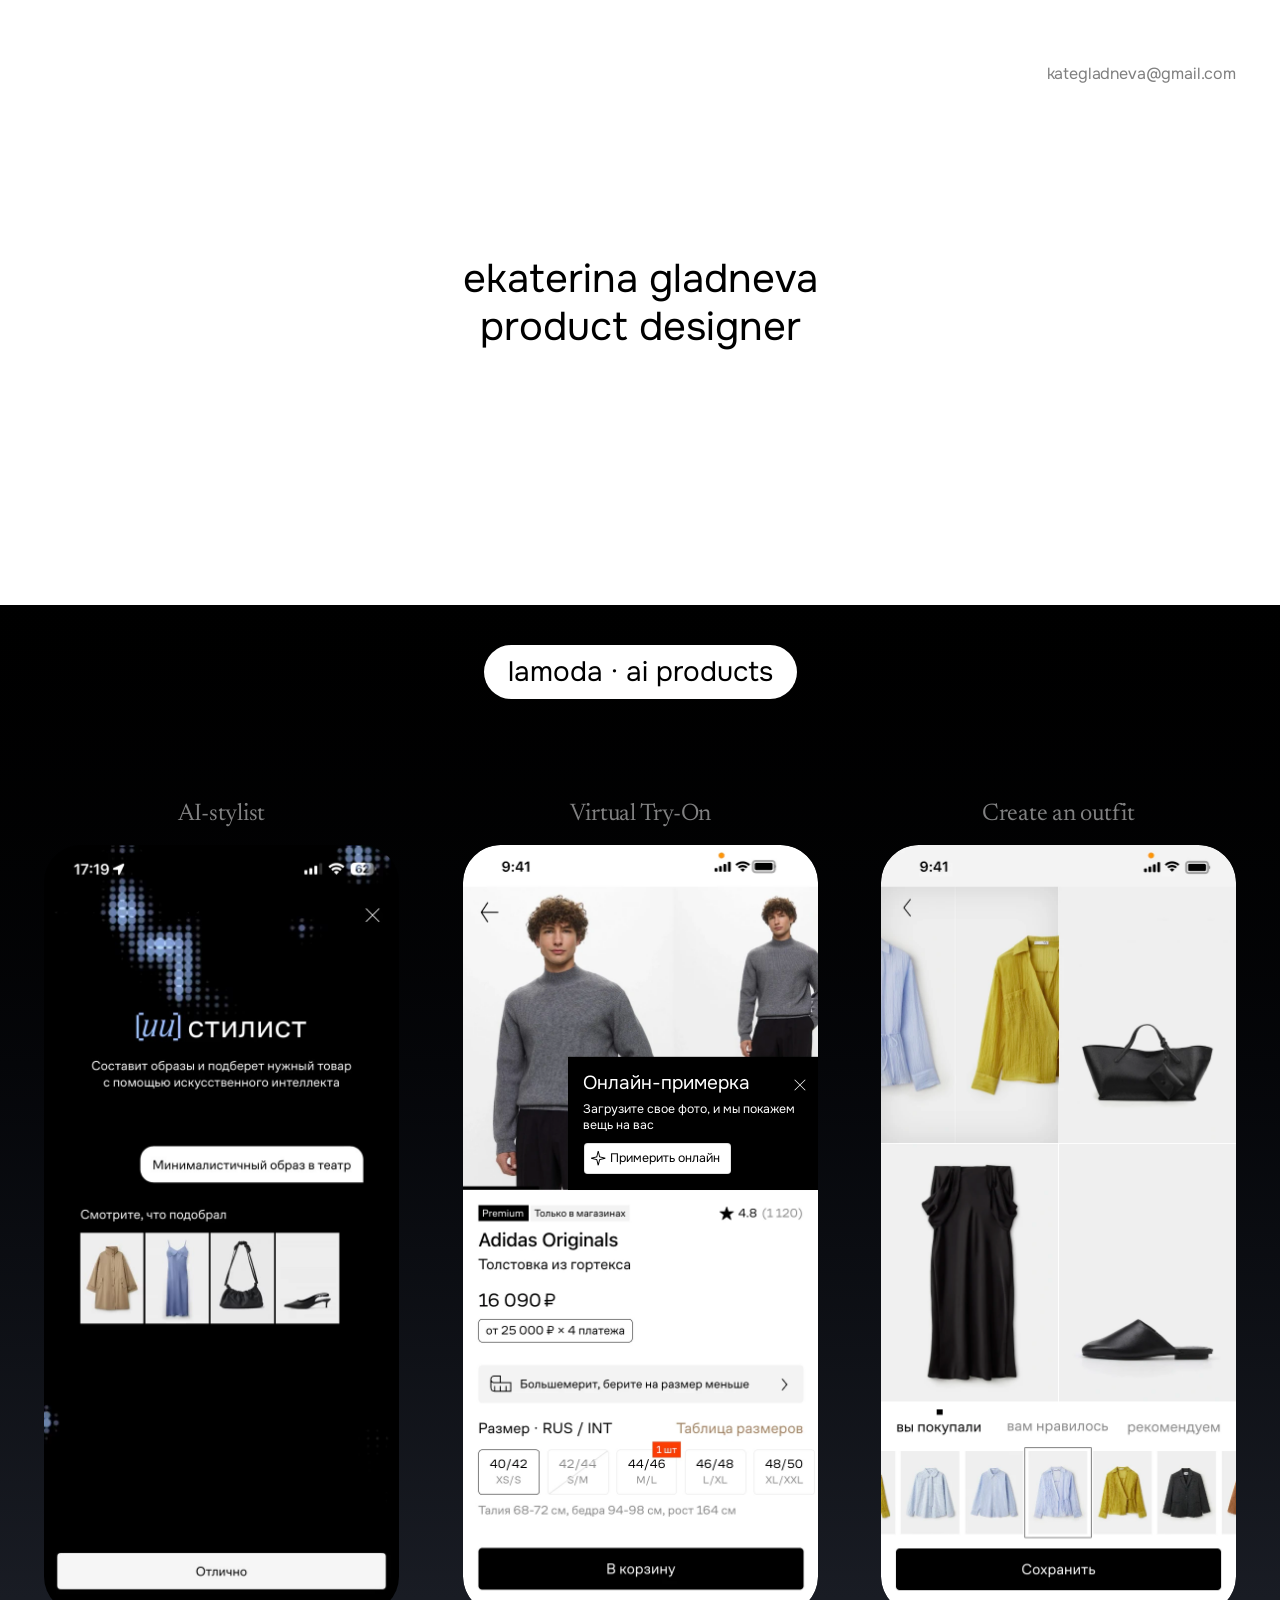
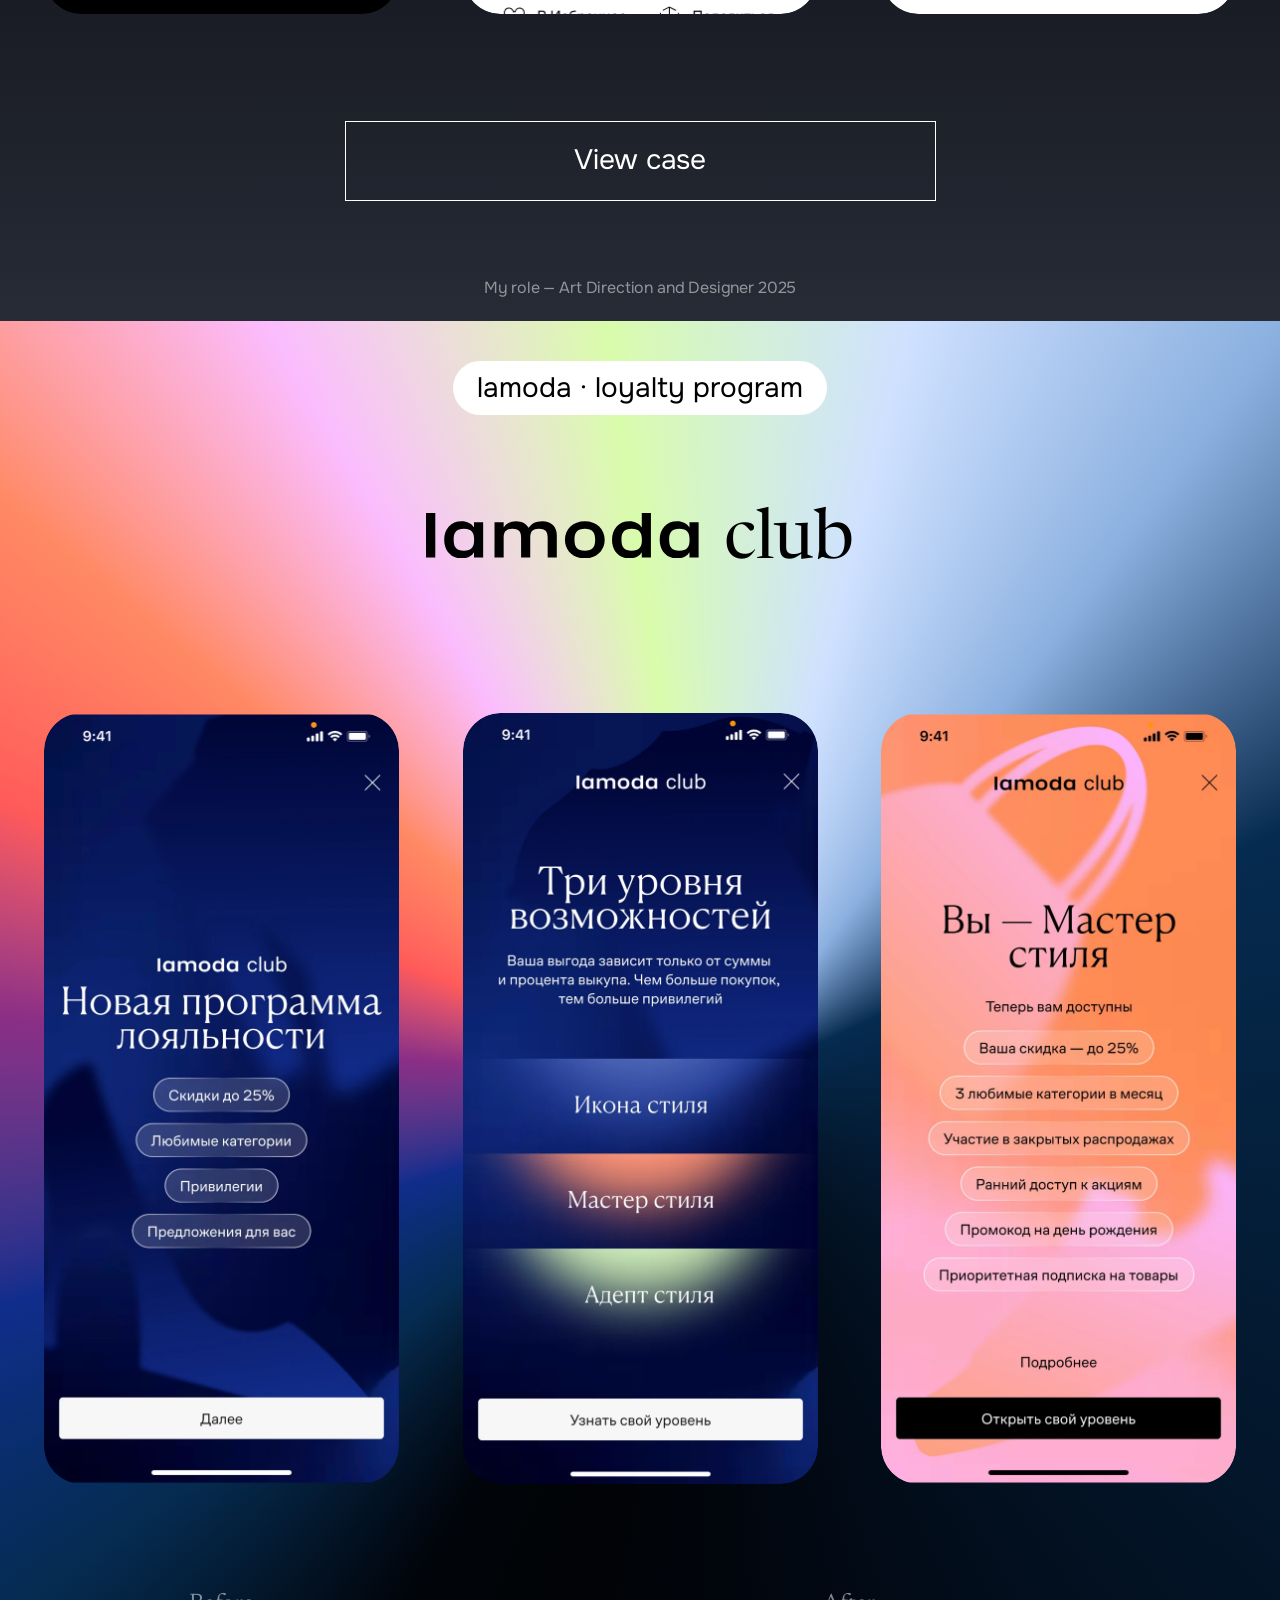
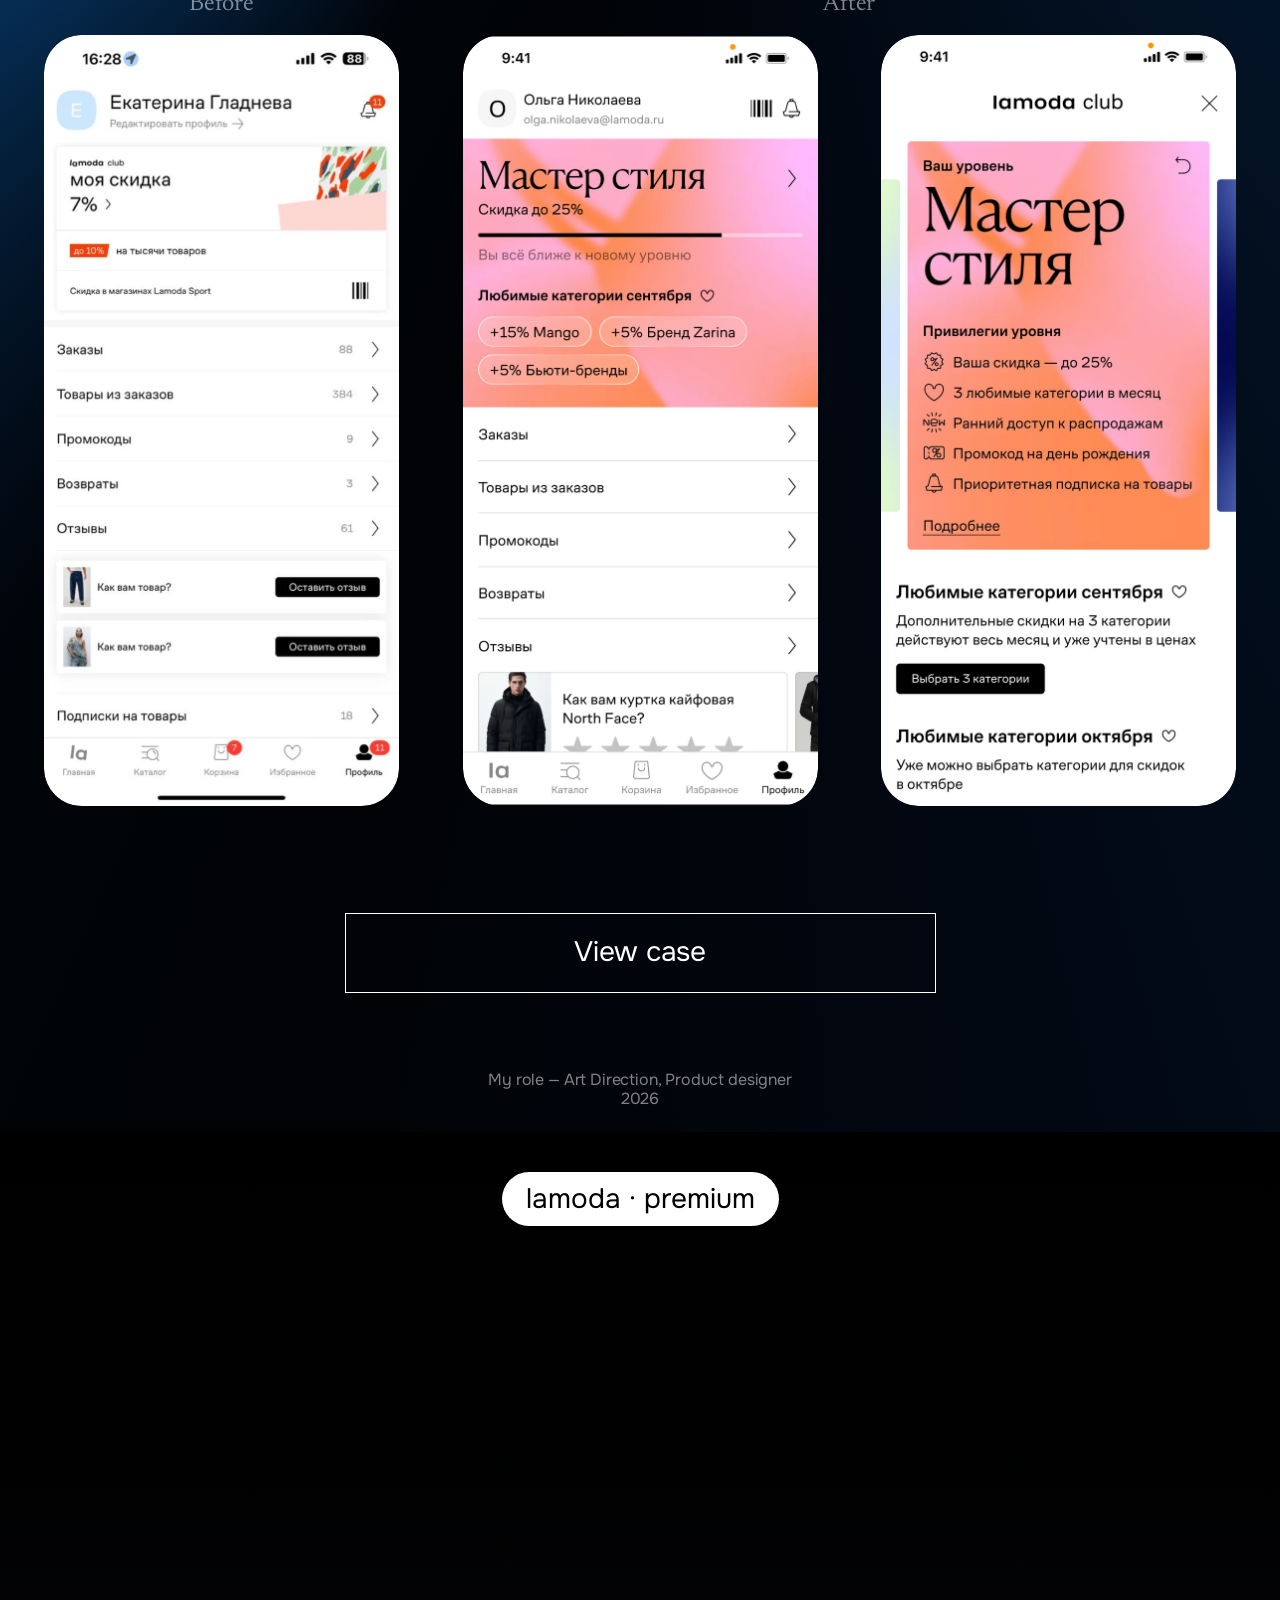
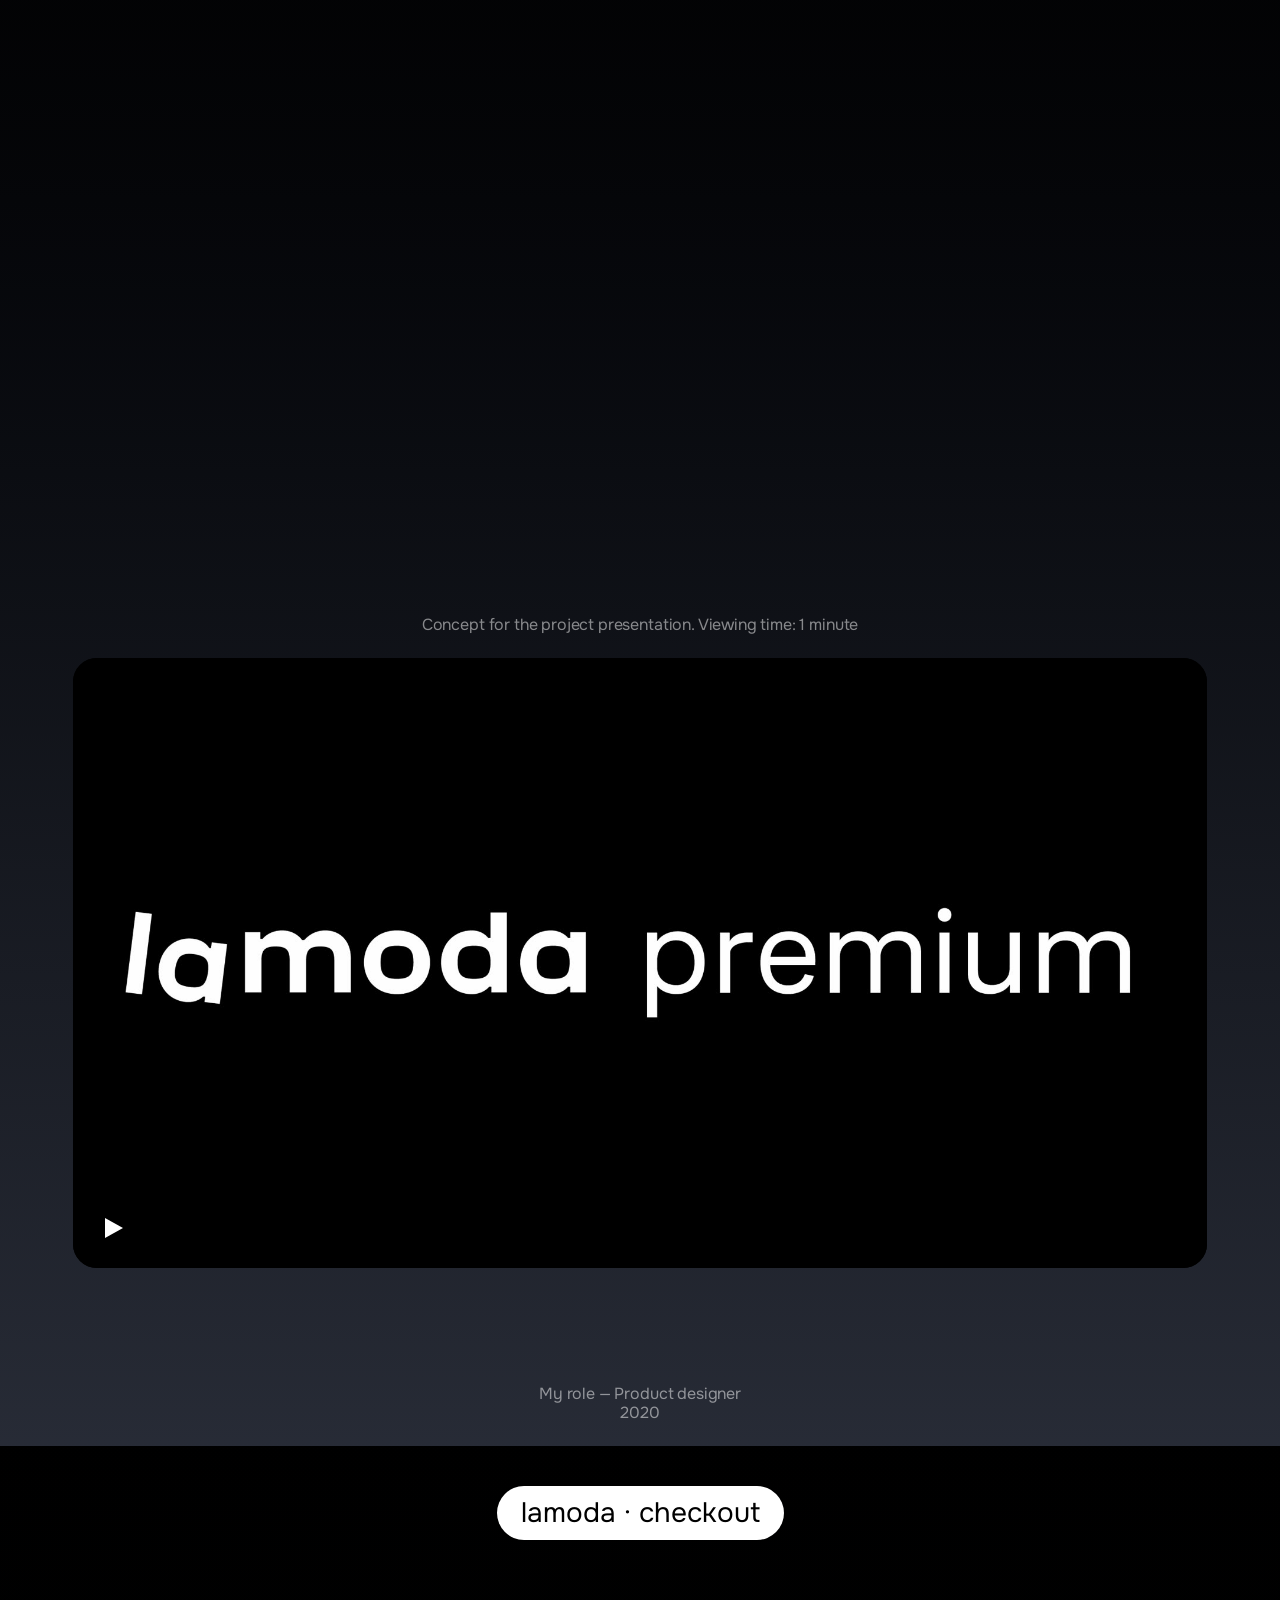
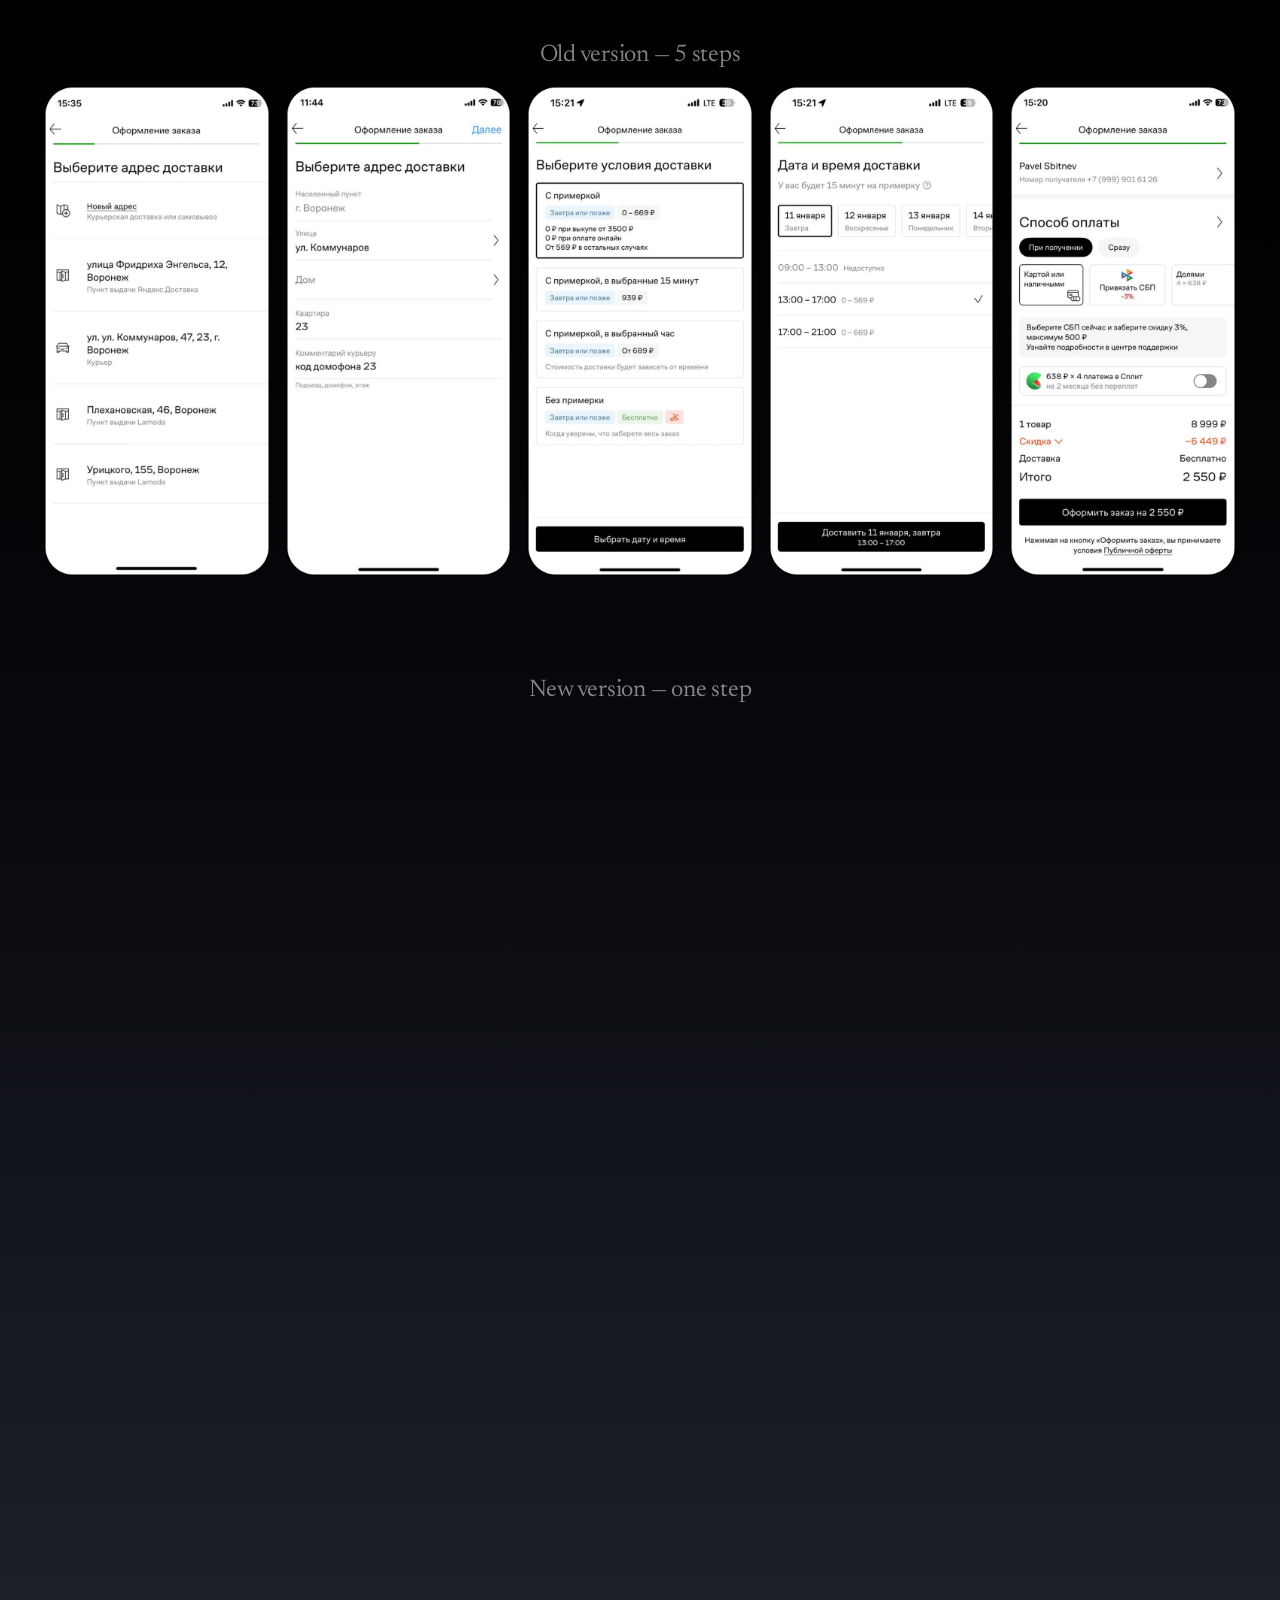
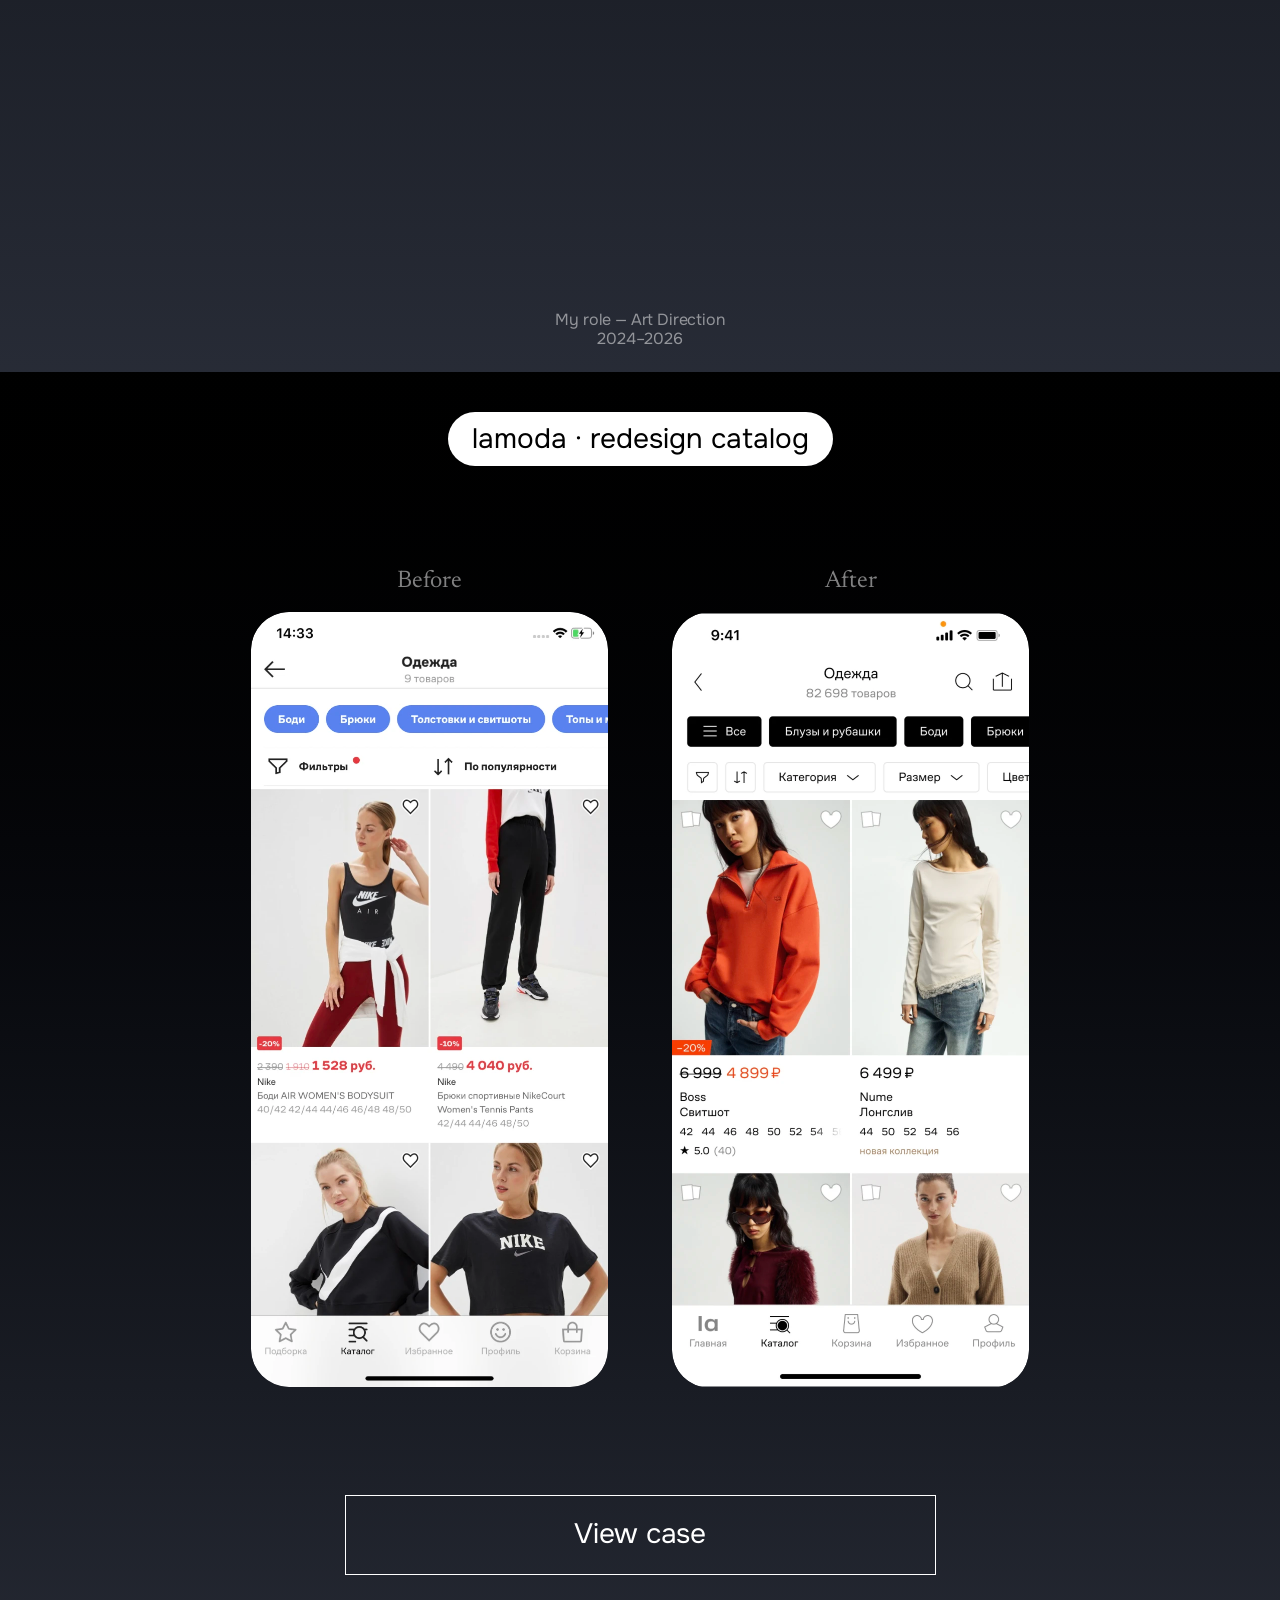
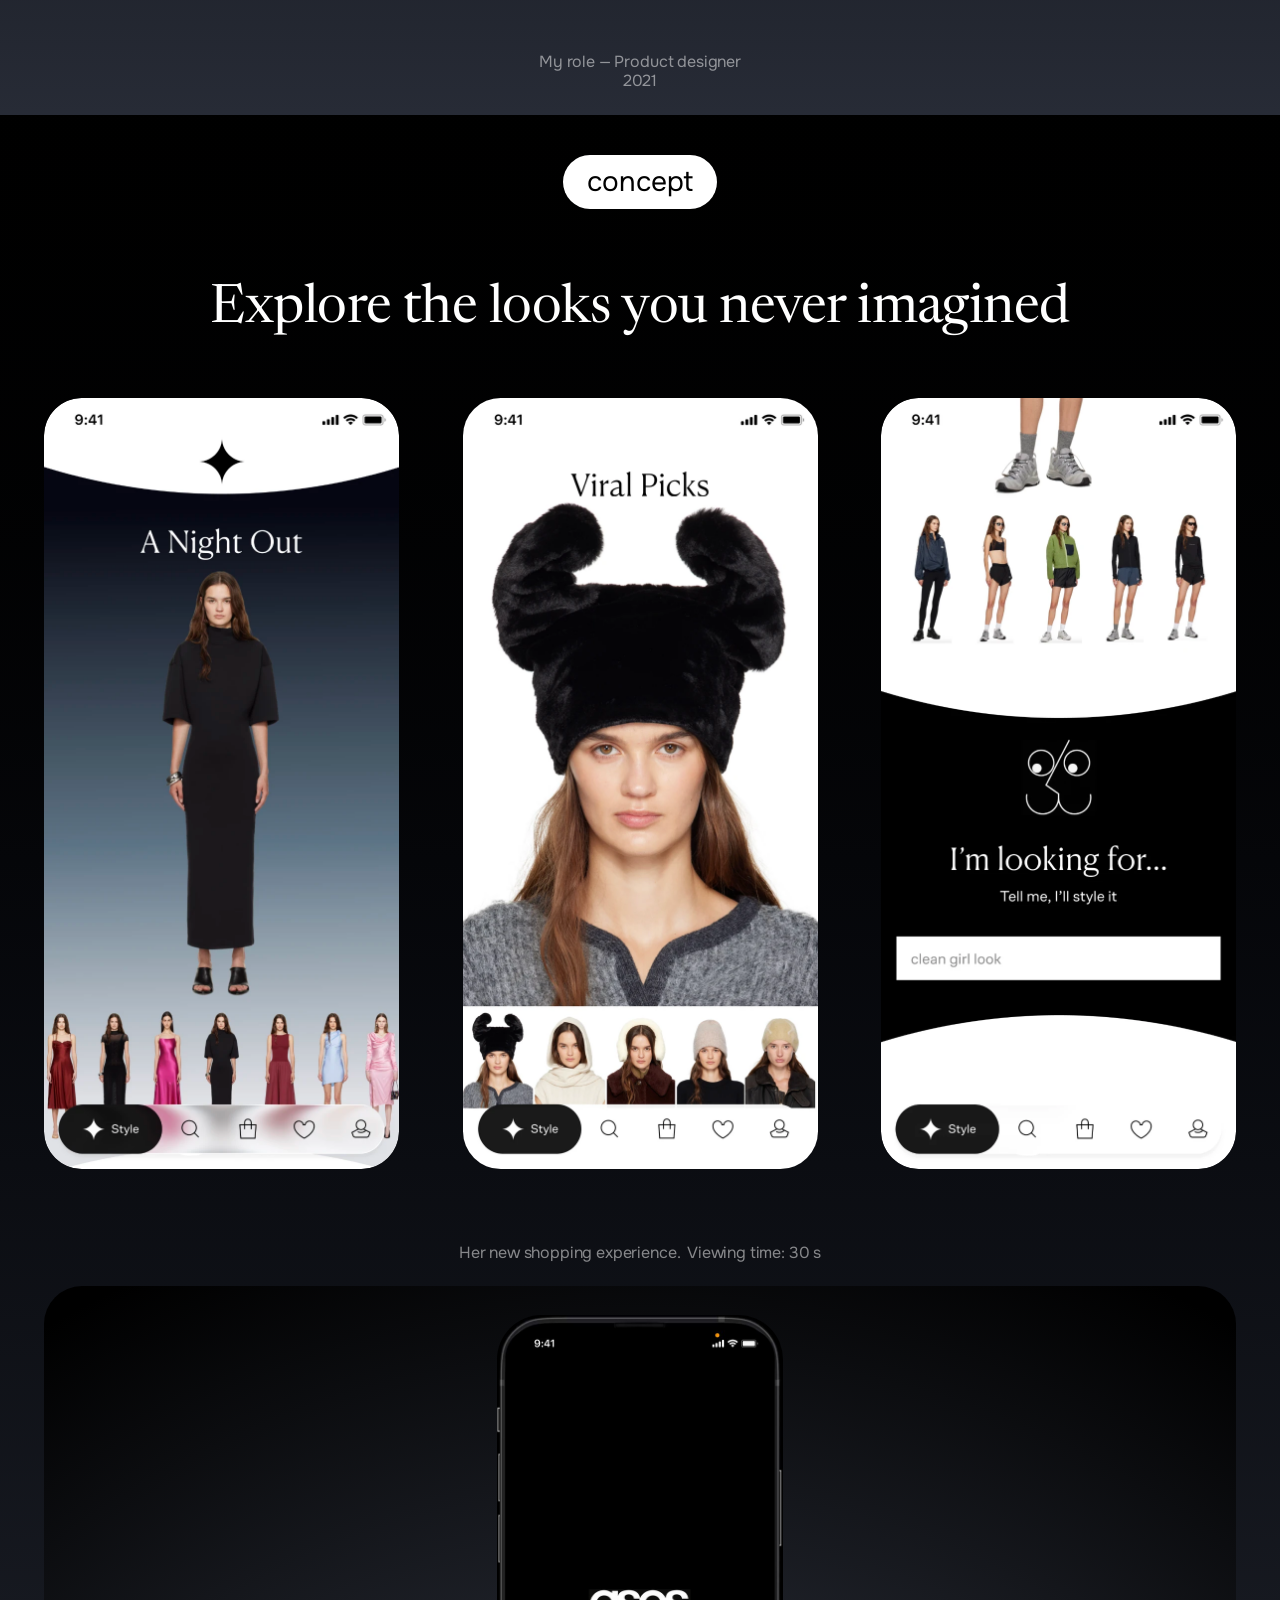
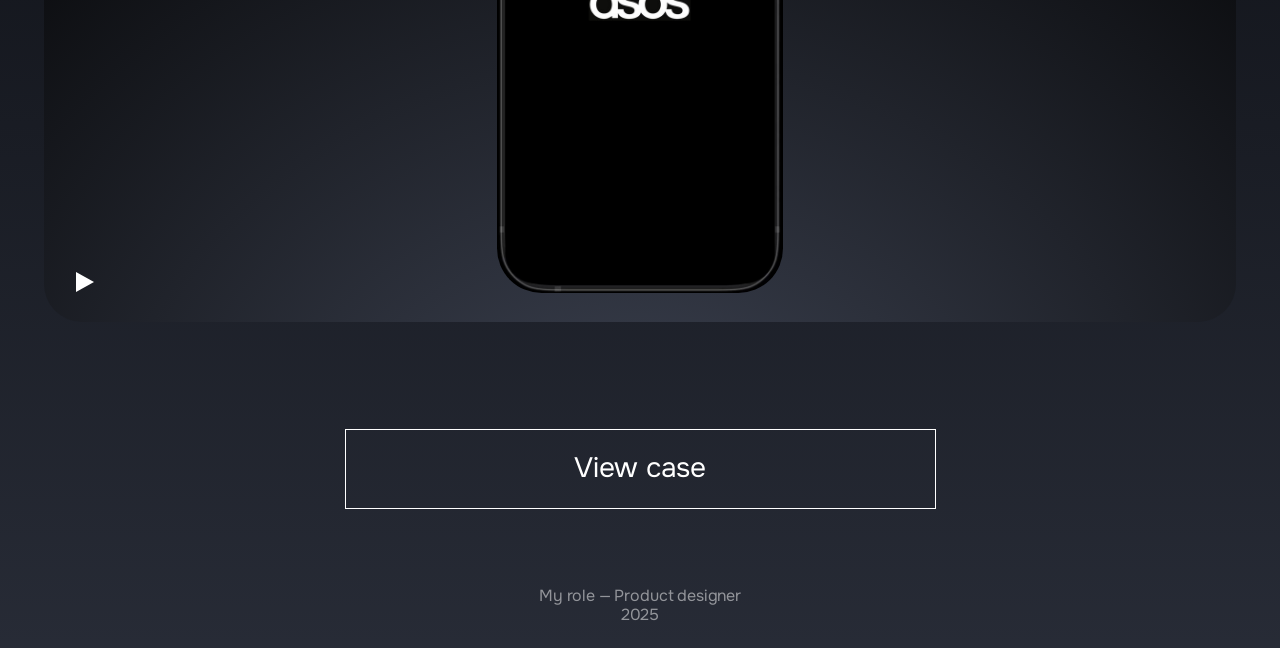
<file: index.html>
<!doctype html>
<html lang="en">
<head>
  <meta charset="utf-8">
  <meta name="viewport" content="width=device-width, initial-scale=1">
  <title>Ekaterina Gladneva — product designer</title>
  <meta name="description" content="Ekaterina Gladneva, product designer. Selected work for lamoda: AI products, premium, checkout, catalog redesign, loyalty program.">
  <meta property="og:title" content="Ekaterina Gladneva — product designer">
  <meta property="og:description" content="Selected work for lamoda: AI products, premium, checkout, catalog redesign, loyalty program.">
  <meta property="og:type" content="website">
  <meta property="og:image" content="https://kategladneva.github.io/social-preview.jpg">
  <meta property="og:image:width" content="1280">
  <meta property="og:image:height" content="640">
  <meta property="og:url" content="https://kategladneva.github.io/">
  <meta name="twitter:card" content="summary_large_image">
  <meta name="twitter:title" content="Ekaterina Gladneva — product designer">
  <meta name="twitter:description" content="Selected work for lamoda: AI products, premium, checkout, catalog redesign, loyalty program.">
  <meta name="twitter:image" content="https://kategladneva.github.io/social-preview.jpg">
  <meta name="theme-color" content="#000000">
  <link rel="icon" href="favicon.svg" type="image/svg+xml">

  <!-- Free fallbacks for CoFo Sans LaModa and Canela Text.
       If you have web licenses for the originals, put the .woff2 files into /fonts
       and uncomment the @font-face block at the top of styles.css. -->
  <link rel="preconnect" href="https://fonts.googleapis.com">
  <link rel="preconnect" href="https://fonts.gstatic.com" crossorigin>
  <link href="https://fonts.googleapis.com/css2?family=Newsreader:ital,opsz,wght@0,6..72,400;1,6..72,400&family=Onest:wght@400&display=swap" rel="stylesheet">

  <link rel="stylesheet" href="styles.css">
  <script src="club.js" defer></script>
  <script>document.documentElement.classList.add("js")</script>
  <script>
    /* Microsoft Clarity analytics (only on the live site, not in local previews) */
    if (/\.github\.io$/.test(location.hostname)) {
      (function(c,l,a,r,i,t,y){c[a]=c[a]||function(){(c[a].q=c[a].q||[]).push(arguments)};t=l.createElement(r);t.async=1;t.src="https://www.clarity.ms/tag/"+i;y=l.getElementsByTagName(r)[0];y.parentNode.insertBefore(t,y);})(window,document,"clarity","script","zay5hi9ajr");
    }
  </script>
</head>
<body>

  <header class="intro">
    <p class="contacts">
      <button class="copy" type="button" data-copy="kategladneva@gmail.com">kategladneva@gmail.com</button>
      <span class="visually-hidden" role="status" aria-live="polite"></span>
    </p>
    <h1 class="name">
      <span>ekaterina gladneva</span>
      <span>product designer</span>
    </h1>
  </header>

  <main>

    <!-- 1. AI products -->
    <section class="case" aria-labelledby="case-ai">
      <h2 class="badge" id="case-ai">lamoda · ai products</h2>
      <div class="screens screens--3">
        <figure>
          <figcaption>AI-stylist</figcaption>
          <video class="phone-video" width="720" height="1540"
                 src="video/ai-stylist.mp4" poster="video/ai-stylist-poster.jpg"
                 muted loop playsinline preload="metadata"
                 aria-label="AI-stylist: the assistant builds outfits from a text request"></video>
        </figure>
        <figure>
          <figcaption>Virtual Try-On</figcaption>
          <div class="phone-stack">
            <img src="img/ai-try-on@2x.webp" width="357" height="774" alt="Virtual try-on screen: upload a photo to see the item on you" loading="lazy">
            <div class="try-on-banner" aria-hidden="true">
              <video class="loop-video" src="video/try-on-banner.mp4" muted loop playsinline preload="metadata"></video>
              <span class="try-on-banner__title">Онлайн-примерка</span>
              <span class="try-on-banner__text">Загрузите свое фото, и мы покажем вещь на вас</span>
              <svg class="try-on-banner__close" viewBox="0 0 16.02 16.02"><path transform="translate(2.434 2.434)" fill="#fff" d="M10.918 0.236L11.153 0.473L6.049 5.576L11.153 10.682L10.918 10.918L10.682 11.153L5.576 6.049L0.473 11.153L0.236 10.918L0 10.682L5.104 5.576L0 0.473L0.473 0L5.576 5.104L10.682 0L10.918 0.236Z"/></svg>
              <span class="try-on-banner__button">
                <svg viewBox="0 0 14.54 14.54"><path fill="#000" d="M9.093 5.444L14.537 6.806L14.421 7.269L14.537 7.731L9.091 9.093L7.731 14.537L7.269 14.421L7.268 14.421L6.806 14.537L5.444 9.093L0 7.731L0.115 7.268L0 6.806L5.443 5.444L6.805 0L7.268 0.115L7.731 0L9.093 5.444ZM6.23 6.23L2.08 7.268L6.23 8.306L7.268 12.456L8.306 8.306L12.456 7.268L8.306 6.23L7.268 2.08L6.23 6.23Z"/></svg>
                Примерить онлайн
              </span>
            </div>
          </div>
        </figure>
        <figure>
          <figcaption>Create an outfit</figcaption>
          <img src="img/ai-outfit@2x.webp" width="357" height="774" alt="Create an outfit screen" loading="lazy">
        </figure>
      </div>
      <div class="case-btn-wrap reveal"><a class="case-btn" href="ai-products">View case</a></div>
      <p class="role">My role — Art Direction and Designer 2025</p>
    </section>

    <!-- 5. Loyalty program -->
    <section class="case case--club" aria-labelledby="case-club">
      <h2 class="badge" id="case-club">lamoda · loyalty program</h2>
      <div class="club-logo" role="img" aria-label="lamoda club">
        <svg viewBox="0 0 402.22 67.04" xmlns="http://www.w3.org/2000/svg" aria-hidden="true">
          <path fill="#000" d="M331.845 65.544L318.355 65.544L318.355 58.238L318.085 58.238C314.841 63.572 308.36 67.041 300.044 67.041C284.321 67.039 274.438 55.706 274.438 39.599C274.439 23.493 284.322 12.168 300.044 12.166C308.373 12.166 314.854 15.634 318.085 20.969L318.355 20.969L318.355 0L331.845 0L331.845 65.544ZM52.499 12.166C60.835 12.167 67.317 15.635 70.55 20.969L70.82 20.969L70.82 13.663L84.329 13.663L84.329 65.534L70.82 65.534L70.82 58.228L70.55 58.228C67.304 63.563 60.822 67.031 52.499 67.032C36.772 67.032 26.863 55.708 26.863 39.599C26.864 23.491 36.773 12.166 52.499 12.166ZM234.317 12.166C251.792 12.168 263.624 23.689 263.625 39.599C263.625 55.509 251.792 67.031 234.317 67.032C216.84 67.032 205 55.524 205 39.599C205.001 23.675 216.841 12.166 234.317 12.166ZM370.41 12.166C378.74 12.166 385.22 15.634 388.45 20.969L388.721 20.969L388.721 13.663L402.221 13.663L402.221 65.534L388.721 65.534L388.721 58.228L388.45 58.228C385.207 63.563 378.727 67.032 370.41 67.032C354.688 67.03 344.803 55.706 344.803 39.599C344.804 23.492 354.701 12.168 370.41 12.166ZM13.702 65.544L0 65.544L0 0L13.702 0L13.702 65.544ZM171.624 12.166C185.027 12.166 192.979 20.407 192.979 32.574L192.979 65.534L179.489 65.534L179.489 36.517C179.489 27.332 175.775 23.403 166.628 23.403C157.482 23.404 153.786 27.346 153.786 36.517L153.786 65.534L140.287 65.534L140.287 36.517C140.287 27.333 136.594 23.404 127.436 23.403C118.275 23.403 114.574 27.345 114.574 36.517L114.574 65.534L101.085 65.534L101.085 13.663L114.574 13.663L114.574 20.969L114.845 20.969C118.088 15.634 124.568 12.166 132.885 12.166C141.94 12.167 148.127 16.191 151.37 21.906L151.554 21.906C155.252 16.283 161.27 12.166 171.624 12.166ZM55.91 23.403C44.795 23.404 40.817 28.55 40.816 39.599C40.816 50.648 44.808 55.803 55.91 55.804C67.027 55.804 71.004 50.649 71.004 39.599C71.003 28.55 67.026 23.403 55.91 23.403ZM234.317 23.403C223.225 23.403 219.06 28.55 219.06 39.599C219.06 50.649 223.224 55.804 234.317 55.804C245.408 55.803 249.575 50.648 249.575 39.599C249.575 28.551 245.407 23.404 234.317 23.403ZM303.475 23.403C292.37 23.403 288.401 28.551 288.4 39.599C288.4 50.649 292.381 55.804 303.475 55.804C314.567 55.803 318.549 50.648 318.549 39.599C318.548 28.552 314.578 23.404 303.475 23.403ZM373.83 23.403C362.725 23.404 358.748 28.55 358.747 39.599C358.747 50.649 362.737 55.804 373.83 55.804C384.934 55.803 388.904 50.648 388.904 39.599C388.904 28.551 384.933 23.404 373.83 23.403Z"/>
        </svg>
        <span class="club-word">club</span>
      </div>
      <p class="label label--ink reveal">Onboarding</p>
      <div class="screens screens--3">
        <figure><figcaption class="only-mobile">Onboarding</figcaption><img src="img/club-onboarding-1@2x.webp" width="357" height="776" alt="Lamoda Club onboarding, screen 1" loading="lazy"></figure>
        <figure><figcaption class="only-mobile">Onboarding</figcaption><img src="img/club-onboarding-2@2x.webp" width="357" height="776" alt="Lamoda Club onboarding, screen 2" loading="lazy"></figure>
        <figure><figcaption class="only-mobile">Onboarding</figcaption><img src="img/club-onboarding-3@2x.webp" width="357" height="776" alt="Lamoda Club onboarding, screen 3" loading="lazy"></figure>
      </div>
      <div class="screens screens--3 screens--compare">
        <p class="col-label col-before">Before</p>
        <p class="col-label col-after">After</p>
        <figure><figcaption class="only-mobile">Before</figcaption><img src="img/club-before@2x.webp" width="356" height="774" alt="Profile screen before the redesign" loading="lazy"></figure>
        <figure><figcaption class="only-mobile">After</figcaption><img src="img/club-after-1@2x.webp" width="357" height="776" alt="Lamoda Club profile after the redesign, screen 1" loading="lazy"></figure>
        <figure><figcaption class="only-mobile">After</figcaption><img src="img/club-after-2@2x.webp" width="357" height="776" alt="Lamoda Club profile after the redesign, screen 2" loading="lazy"></figure>
      </div>
      <div class="case-btn-wrap reveal"><a class="case-btn" href="loyalty-program">View case</a></div>
      <p class="role">My role — Art Direction, Product designer<br>2026</p>
    </section>

    <!-- 2. Premium -->
    <section class="case" aria-labelledby="case-premium">
      <h2 class="badge" id="case-premium">lamoda · premium</h2>
      <div class="screens screens--3">
        <figure>
          <figcaption>Main page</figcaption>
          <video class="phone-video" width="720" height="1558"
                 src="video/premium-main.mp4" poster="video/premium-main-poster.jpg"
                 muted loop playsinline preload="metadata"
                 aria-label="Premium main page with a video banner for the summer collections"></video>
        </figure>
        <figure>
          <figcaption>Main page</figcaption>
          <img src="img/premium-main-2@2x.webp" width="357" height="774" alt="Premium main page with a brand block and products" loading="lazy">
        </figure>
        <figure>
          <figcaption>Catalog</figcaption>
          <img src="img/premium-catalog@2x.webp" width="357" height="774" alt="Premium catalog with categories" loading="lazy">
        </figure>
      </div>
      <p class="note">Concept for the project presentation. Viewing time: 1 minute</p>
      <div class="showreel reveal">
        <video class="showreel-video" width="1920" height="1032"
               src="video/premium.mp4" poster="video/premium-poster.jpg"
               playsinline preload="none"
               aria-label="lamoda premium concept presentation, 1 minute"></video>
        <button class="showreel-toggle" type="button" aria-label="Play video" aria-pressed="false">
          <svg class="icon-play" viewBox="0 0 32 32" aria-hidden="true">
            <path transform="translate(8 6)" d="M18 10L0 20V0L18 10Z" fill="#fff"/>
          </svg>
          <svg class="icon-pause" viewBox="0 0 32 32" aria-hidden="true">
            <rect x="8" y="6" width="5" height="20" fill="#fff"/>
            <rect x="19" y="6" width="5" height="20" fill="#fff"/>
          </svg>
        </button>
      </div>
      <p class="role">My role — Product designer<br>2020</p>
    </section>

    <!-- 3. Checkout -->
    <section class="case" aria-labelledby="case-checkout">
      <h2 class="badge" id="case-checkout">lamoda · checkout</h2>

      <h3 class="label">Old version — 5 steps</h3>
      <div class="screens screens--5">
        <img src="img/checkout-old-1@2x.webp" width="300" height="652" alt="Old checkout, step 1" loading="lazy">
        <img src="img/checkout-old-2@2x.webp" width="300" height="652" alt="Old checkout, step 2" loading="lazy">
        <img src="img/checkout-old-3@2x.webp" width="300" height="652" alt="Old checkout, step 3" loading="lazy">
        <img src="img/checkout-old-4@2x.webp" width="300" height="652" alt="Old checkout, step 4" loading="lazy">
        <img src="img/checkout-old-5@2x.webp" width="300" height="652" alt="Old checkout, step 5" loading="lazy">
      </div>

      <h3 class="label label--gap">New version — one step</h3>
      <div class="screens screens--1">
        <div class="scroll-phone scroll-phone--full">
          <img src="img/checkout-new@2x.webp" width="357" alt="New one-step checkout">
        </div>
      </div>

      <p class="role">My role — Art Direction<br>2024–2026</p>
    </section>

    <!-- 4. Catalog redesign -->
    <section class="case" aria-labelledby="case-catalog">
      <h2 class="badge" id="case-catalog">lamoda · redesign catalog</h2>
      <div class="screens screens--2">
        <figure>
          <figcaption>Before</figcaption>
          <img src="img/catalog-before@2x.webp" width="357" height="774" alt="Catalog before the redesign" loading="lazy">
        </figure>
        <figure>
          <figcaption>After</figcaption>
          <img src="img/catalog-after@2x.webp" width="357" height="774" alt="Catalog after the redesign" loading="lazy">
        </figure>
      </div>
      <div class="case-btn-wrap reveal"><a class="case-btn" href="redesign-catalog">View case</a></div>
      <p class="role">My role — Product designer<br>2021</p>
    </section>

    <!-- 6. Concept -->
    <section class="case case--concept" aria-labelledby="case-concept">
      <h2 class="badge" id="case-concept">concept</h2>

      <h3 class="concept-title reveal">Explore the looks you never imagined</h3>
      <div class="screens screens--3">
        <figure><img src="img/concept-screen-1@2x.webp" width="357" height="776" alt="Concept home screen: A Night Out, Sonya&rsquo;s evening looks" loading="lazy"></figure>
        <figure><img src="img/concept-screen-2@2x.webp" width="357" height="776" alt="Concept screen: Viral Picks" loading="lazy"></figure>
        <figure><img src="img/concept-screen-3@2x.webp" width="357" height="776" alt="Concept screen: tell me what you are looking for and the app styles it" loading="lazy"></figure>
      </div>

      <p class="note note--lg reveal">Her new shopping experience.&nbsp; Viewing time: 30 s</p>
      <div class="showreel showreel--concept reveal">
        <video class="showreel-video" width="600" height="1210"
               src="video/concept.mp4" poster="video/concept-poster.jpg"
               playsinline preload="none"
               aria-label="Concept video: Sonya&rsquo;s new shopping experience, 30 seconds"></video>
        <button class="showreel-toggle" type="button" aria-label="Play video" aria-pressed="false">
          <svg class="icon-play" viewBox="0 0 32 32" aria-hidden="true">
            <path transform="translate(8 6)" d="M18 10L0 20V0L18 10Z" fill="#fff"/>
          </svg>
          <svg class="icon-pause" viewBox="0 0 32 32" aria-hidden="true">
            <rect x="8" y="6" width="5" height="20" fill="#fff"/>
            <rect x="19" y="6" width="5" height="20" fill="#fff"/>
          </svg>
        </button>
      </div>

      <div class="case-btn-wrap reveal"><a class="case-btn" href="fashion-concept">View case</a></div>
      <p class="role">My role — Product designer<br>2025</p>
    </section>

  </main>

  <script>
    (function () {
      var groups = document.querySelectorAll(".screens, .reveal");
      groups.forEach(function (g) {
        Array.prototype.forEach.call(g.children, function (el, i) {
          el.style.setProperty("--i", i);
        });
      });
      if (!("IntersectionObserver" in window)) {
        groups.forEach(function (g) { g.classList.add("is-visible"); });
        return;
      }
      var io = new IntersectionObserver(function (entries) {
        entries.forEach(function (e) {
          // reveal on entry, or at once if it is already above the viewport (reload mid-page)
          if (e.isIntersecting || e.boundingClientRect.bottom < 0) {
            e.target.classList.add("is-visible");
            io.unobserve(e.target);
          }
        });
      }, { threshold: 0.15 });
      groups.forEach(function (g) { io.observe(g); });
    })();

    // Contacts: click to copy
    (function () {
      var status = document.querySelector(".contacts [role=status]");
      function copyText(text) {
        if (navigator.clipboard && window.isSecureContext) {
          return navigator.clipboard.writeText(text);
        }
        // fallback for plain http
        return new Promise(function (resolve, reject) {
          var ta = document.createElement("textarea");
          ta.value = text;
          ta.setAttribute("readonly", "");
          ta.style.position = "fixed";
          ta.style.opacity = "0";
          document.body.appendChild(ta);
          ta.select();
          var ok = false;
          try { ok = document.execCommand("copy"); } catch (e) {}
          document.body.removeChild(ta);
          ok ? resolve() : reject();
        });
      }
      document.querySelectorAll(".copy").forEach(function (btn) {
        var label = btn.textContent;
        var timer;
        btn.addEventListener("click", function () {
          copyText(btn.dataset.copy).then(function () {
            btn.textContent = "copied";
            btn.classList.add("is-copied");
            status.textContent = label + " copied";
            clearTimeout(timer);
            timer = setTimeout(function () {
              btn.textContent = label;
              btn.classList.remove("is-copied");
            }, 1500);
          });
        });
      });
    })();

    // Showreels (Premium, Concept): click to play, click again to pause
    document.querySelectorAll(".showreel").forEach(function (wrap) {
      var video = wrap.querySelector("video");
      var btn = wrap.querySelector(".showreel-toggle");
      function sync() {
        var playing = !video.paused && !video.ended;
        wrap.classList.toggle("is-playing", playing);
        btn.setAttribute("aria-pressed", playing ? "true" : "false");
        btn.setAttribute("aria-label", playing ? "Pause video" : "Play video");
      }
      btn.addEventListener("click", function () {
        if (video.paused || video.ended) { video.play().catch(function () {}); }
        else { video.pause(); }
      });
      video.addEventListener("play", sync);
      video.addEventListener("pause", sync);
      video.addEventListener("ended", function () { video.load(); sync(); });
    });

    // Phone videos: play only while on screen; respect reduced motion
    (function () {
      var videos = document.querySelectorAll(".phone-video, .loop-video");
      var reduce = window.matchMedia("(prefers-reduced-motion: reduce)").matches;
      if (reduce) {
        videos.forEach(function (v) { v.controls = true; });
        return;
      }
      if (!("IntersectionObserver" in window)) {
        videos.forEach(function (v) { v.autoplay = true; v.play().catch(function () {}); });
        return;
      }
      var vo = new IntersectionObserver(function (entries) {
        entries.forEach(function (e) {
          if (e.isIntersecting) { e.target.play().catch(function () {}); }
          else { e.target.pause(); }
        });
      }, { threshold: 0.25 });
      videos.forEach(function (v) { vo.observe(v); });
    })();
  </script>

  <script>
    /* Keep the scroll position when coming back from a case page (back button or "Back to portfolio") */
    (function () {
      var KEY = "portfolio-scroll";
      try { if ("scrollRestoration" in history) history.scrollRestoration = "manual"; } catch (e) {}
      function save() { try { sessionStorage.setItem(KEY, String(window.pageYOffset)); } catch (e) {} }
      window.addEventListener("pagehide", save);
      document.addEventListener("click", function (e) {
        if (e.target.closest && e.target.closest("a[href]")) save();
      }, true);
      var nav = performance.getEntriesByType && performance.getEntriesByType("navigation")[0];
      var back = nav ? nav.type === "back_forward" : false;
      try { if (sessionStorage.getItem("portfolio-return")) { back = true; sessionStorage.removeItem("portfolio-return"); } } catch (e) {}
      var y = 0;
      try { y = parseInt(sessionStorage.getItem(KEY) || "0", 10) || 0; } catch (e) {}
      if (!back || !y) return;
      var tries = 0;
      (function go() {
        window.scrollTo(0, y);
        if (Math.abs(window.pageYOffset - y) > 2 && tries++ < 40) setTimeout(go, 100);
      })();
    })();
  </script>
</body>
</html>
</file>
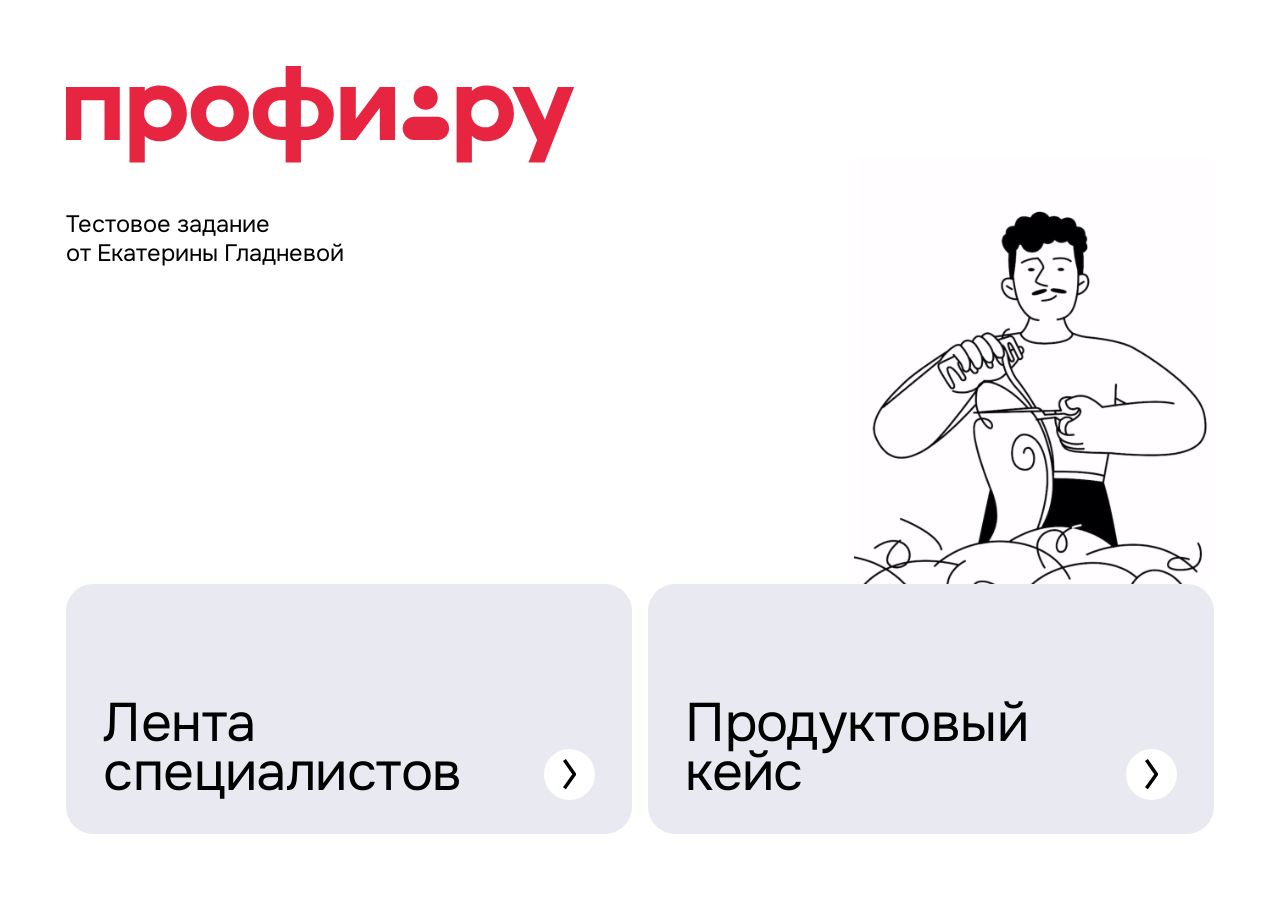
<file: profiru/index.html>
<!doctype html>
<html lang="ru">
<head>
  <meta charset="utf-8">
  <meta name="viewport" content="width=device-width, initial-scale=1">
  <title>Профи.ру — тестовое задание Екатерины Гладневой</title>
  <meta name="description" content="Тестовое задание для Профи.ру: лента специалистов и продуктовый кейс.">
  <meta name="robots" content="noindex, nofollow">
  <meta name="theme-color" content="#ffffff">
  <link rel="icon" href="../favicon.svg" type="image/svg+xml">
  <link rel="preconnect" href="https://fonts.googleapis.com">
  <link rel="preconnect" href="https://fonts.gstatic.com" crossorigin>
  <link href="https://fonts.googleapis.com/css2?family=Onest:wght@400&display=swap" rel="stylesheet">
  <link rel="stylesheet" href="../profiru.css">
  <script>document.documentElement.classList.add("js")</script>
  <script>
    // show the clean address (no .html) even if the page was opened with it
    try { if (location.protocol.indexOf("http") === 0 && /(\.html)$/.test(location.pathname)) { history.replaceState(null, "", location.pathname.replace(/\/index\.html$/, "/").replace(/\.html$/, "") + location.search + location.hash); } } catch (e) {}
  </script>
  <script>
    /* Microsoft Clarity analytics (only on the live site, not in local previews) */
    if (/\.github\.io$/.test(location.hostname)) {
      (function(c,l,a,r,i,t,y){c[a]=c[a]||function(){(c[a].q=c[a].q||[]).push(arguments)};t=l.createElement(r);t.async=1;t.src="https://www.clarity.ms/tag/"+i;y=l.getElementsByTagName(r)[0];y.parentNode.insertBefore(t,y);})(window,document,"clarity","script","zay5hi9ajr");
    }
  </script>
</head>
<body>
  <main class="pr">
    <header class="pr-head">
      <div class="pr-head__text">
        <h1 class="reveal">
          <svg class="pr-logo" viewBox="0 0 600 114" width="600" height="114" role="img" aria-label="Профи.ру">
            <g fill="#E72541">
              <path transform="translate(527.177 24.649)" d="M53.405 0H72.823L37.870 89.185H18.933L29.148 62.755L0 0H19.903L38.355 38.937L53.405 0Z"/>
              <path transform="translate(461.234 22.953)" d="M35.538 66.004C29.134 66.004 22.211 64.175 18.029 59.482V91.047H0V1.696H18.029V6.522C22.211 1.824 29.134 0 35.538 0C55.661 0 67.680 16.046 67.680 33C67.680 49.953 55.661 65.999 35.538 65.999ZM33.968 16.569C25.998 16.569 17.243 22.046 17.243 33.004C17.243 43.963 25.998 49.440 33.968 49.440C43.247 49.440 49.646 41.745 49.646 33.004C49.646 24.264 43.242 16.569 33.968 16.569Z"/>
              <path transform="translate(397.542 60.043)" d="M54.776 13.671C54.776 21.224 48.647 27.342 41.082 27.342H13.694C6.128 27.342 0 21.219 0 13.671C0 6.123 6.128 0 13.694 0H41.082C48.647 0 54.776 6.123 54.776 13.671Z"/>
              <path transform="translate(410.389 23.273)" d="M0 14.251C0 6.378 6.388 0 14.274 0C22.161 0 28.549 6.383 28.549 14.251C28.549 22.119 22.161 28.501 14.274 28.501C6.388 28.501 0 22.119 0 14.251Z"/>
              <path transform="translate(324.157 24.649)" d="M0 0H18.029V37.826L46.382 0H64.411V62.612H46.382V24.787L18.029 62.612H0V0Z"/>
              <path transform="translate(220.672 0)" d="M38.679 0H56.707V24.654H61.932C81.269 24.654 95.510 37.959 95.510 55.957C95.510 75.262 82.182 87.261 62.060 87.261H56.703V113.872H38.674V87.261H33.316C13.066 87.261 0 75.262 0 55.957C0 37.959 14.113 24.654 33.578 24.654H38.674V0ZM33.059 40.305C23.519 40.305 18.033 46.566 18.033 55.957C18.033 65.348 23.129 71.609 33.188 71.609H38.674V40.305H33.059ZM56.712 40.305V71.609H62.331C72.390 71.609 77.486 64.954 77.486 55.957C77.486 46.960 71.867 40.305 62.331 40.305H56.712Z"/>
              <path transform="translate(147.378 22.953)" d="M68.598 33.133C68.598 52.570 53.048 66.004 34.363 66.004C15.678 66.004 0 52.176 0 33.133C0 14.089 15.288 0 34.230 0C53.172 0 68.593 13.828 68.593 33.133ZM22.734 21.005C19.337 24.397 18.029 28.439 18.029 33.137C18.029 42.790 24.952 49.440 34.358 49.440C43.765 49.440 50.560 42.396 50.560 33.137C50.560 30.658 50.170 28.439 49.385 26.354C47.557 22.179 44.812 19.699 40.763 17.747C38.674 16.963 36.581 16.573 34.358 16.573C29.653 16.573 26.255 18.008 22.730 21.010Z"/>
              <path transform="translate(74.998 22.953)" d="M35.538 66.004C29.134 66.004 22.211 64.175 18.029 59.482V91.047H0V1.696H18.029V6.522C22.211 1.824 29.134 0 35.538 0C55.661 0 67.680 16.046 67.680 33C67.680 49.953 55.661 65.999 35.538 65.999ZM33.968 16.569C25.998 16.569 17.243 22.046 17.243 33.004C17.243 43.963 25.998 49.440 33.968 49.440C43.247 49.440 49.646 41.745 49.646 33.004C49.646 24.264 43.242 16.569 33.968 16.569Z"/>
              <path transform="translate(0 24.649)" d="M63.502 0V62.612H45.473V15.652H18.033V62.612H0V0H63.502Z"/>
            </g>
          </svg>
        </h1>
        <p class="pr-sub reveal" style="--d:1">Тестовое задание<br>от Екатерины Гладневой</p>
      </div>
      <div class="pr-pic reveal" style="--d:2">
        <img src="../img/profiru-hero@2x.webp" width="842" height="1010" alt="" fetchpriority="high">
      </div>
    </header>

    <nav class="pr-cards" aria-label="Разделы задания">
      <a class="pr-card reveal" style="--d:2" href="case1">
        <h2 class="pr-card__title">Лента специалистов</h2>
        <span class="pr-card__arrow" aria-hidden="true">
          <svg viewBox="0 0 16.29 36.42"><path d="M15.432 17L16.286 18.211L15.432 19.422L3.432 36.422L0 34L11.145 18.211L0 2.422L3.432 0Z"/></svg>
        </span>
      </a>
      <a class="pr-card reveal" style="--d:3" href="case2">
        <h2 class="pr-card__title">Продуктовый кейс</h2>
        <span class="pr-card__arrow" aria-hidden="true">
          <svg viewBox="0 0 16.29 36.42"><path d="M15.432 17L16.286 18.211L15.432 19.422L3.432 36.422L0 34L11.145 18.211L0 2.422L3.432 0Z"/></svg>
        </span>
      </a>
    </nav>
  </main>

  <script>
    (function () {
      var items = document.querySelectorAll(".reveal");
      if (!("IntersectionObserver" in window)) {
        items.forEach(function (el) { el.classList.add("is-visible"); });
        return;
      }
      var io = new IntersectionObserver(function (entries) {
        entries.forEach(function (e) {
          if (e.isIntersecting || e.boundingClientRect.bottom < 0) {
            e.target.classList.add("is-visible");
            io.unobserve(e.target);
          }
        });
      }, { threshold: 0.15 });
      items.forEach(function (el) { io.observe(el); });
    })();
  </script>
</body>
</html>
</file>
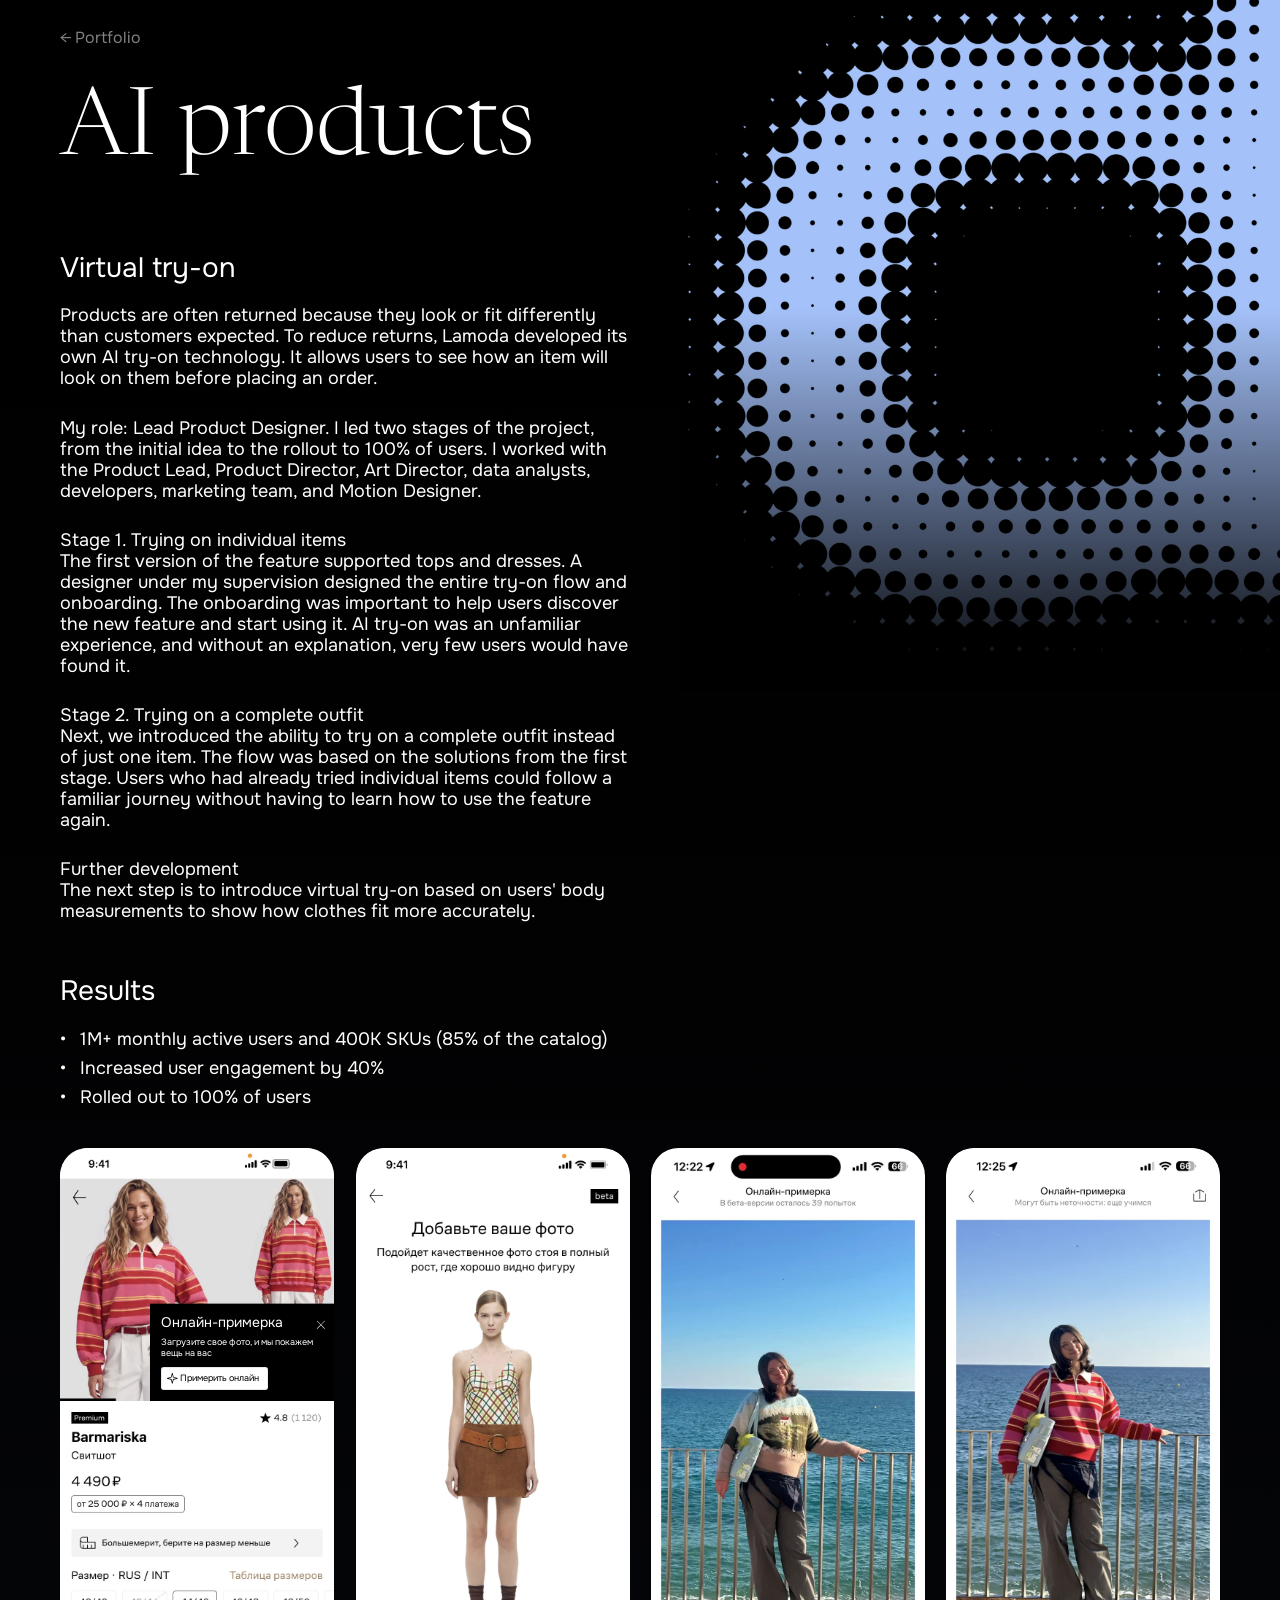
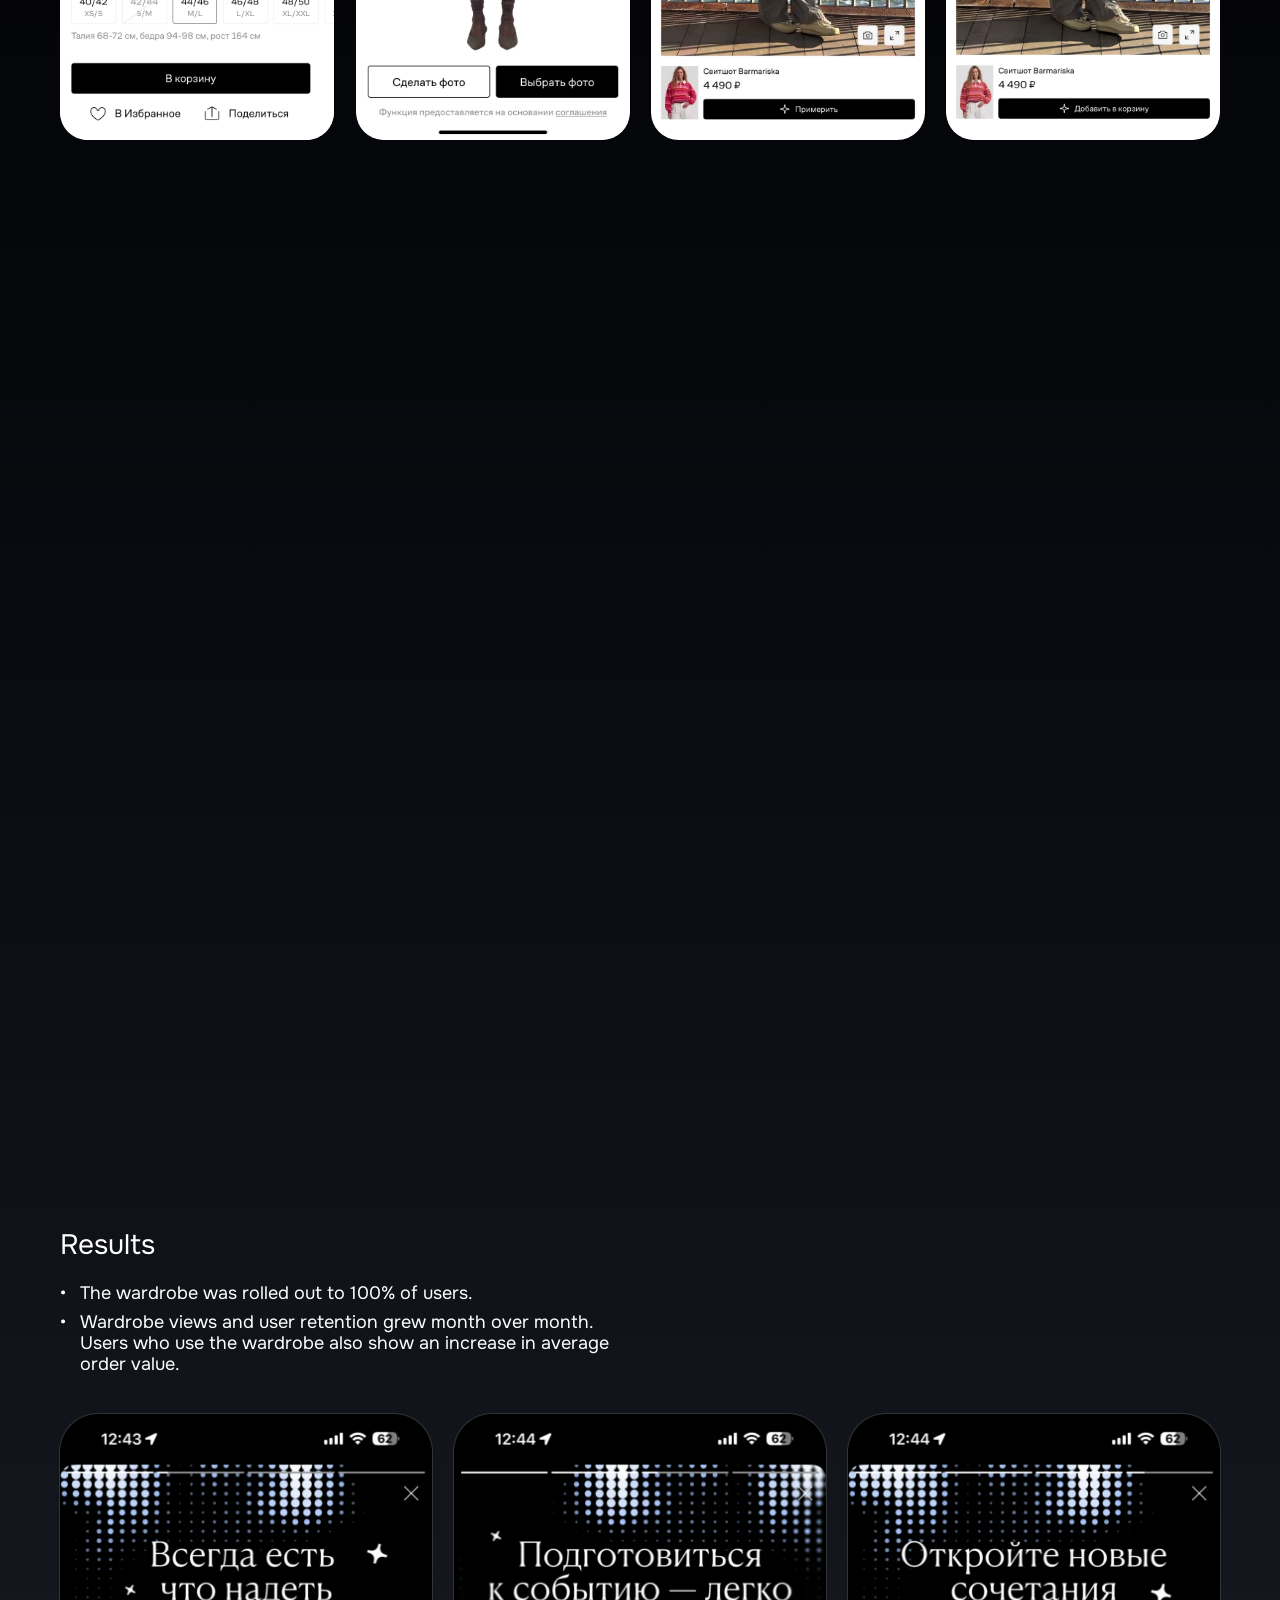
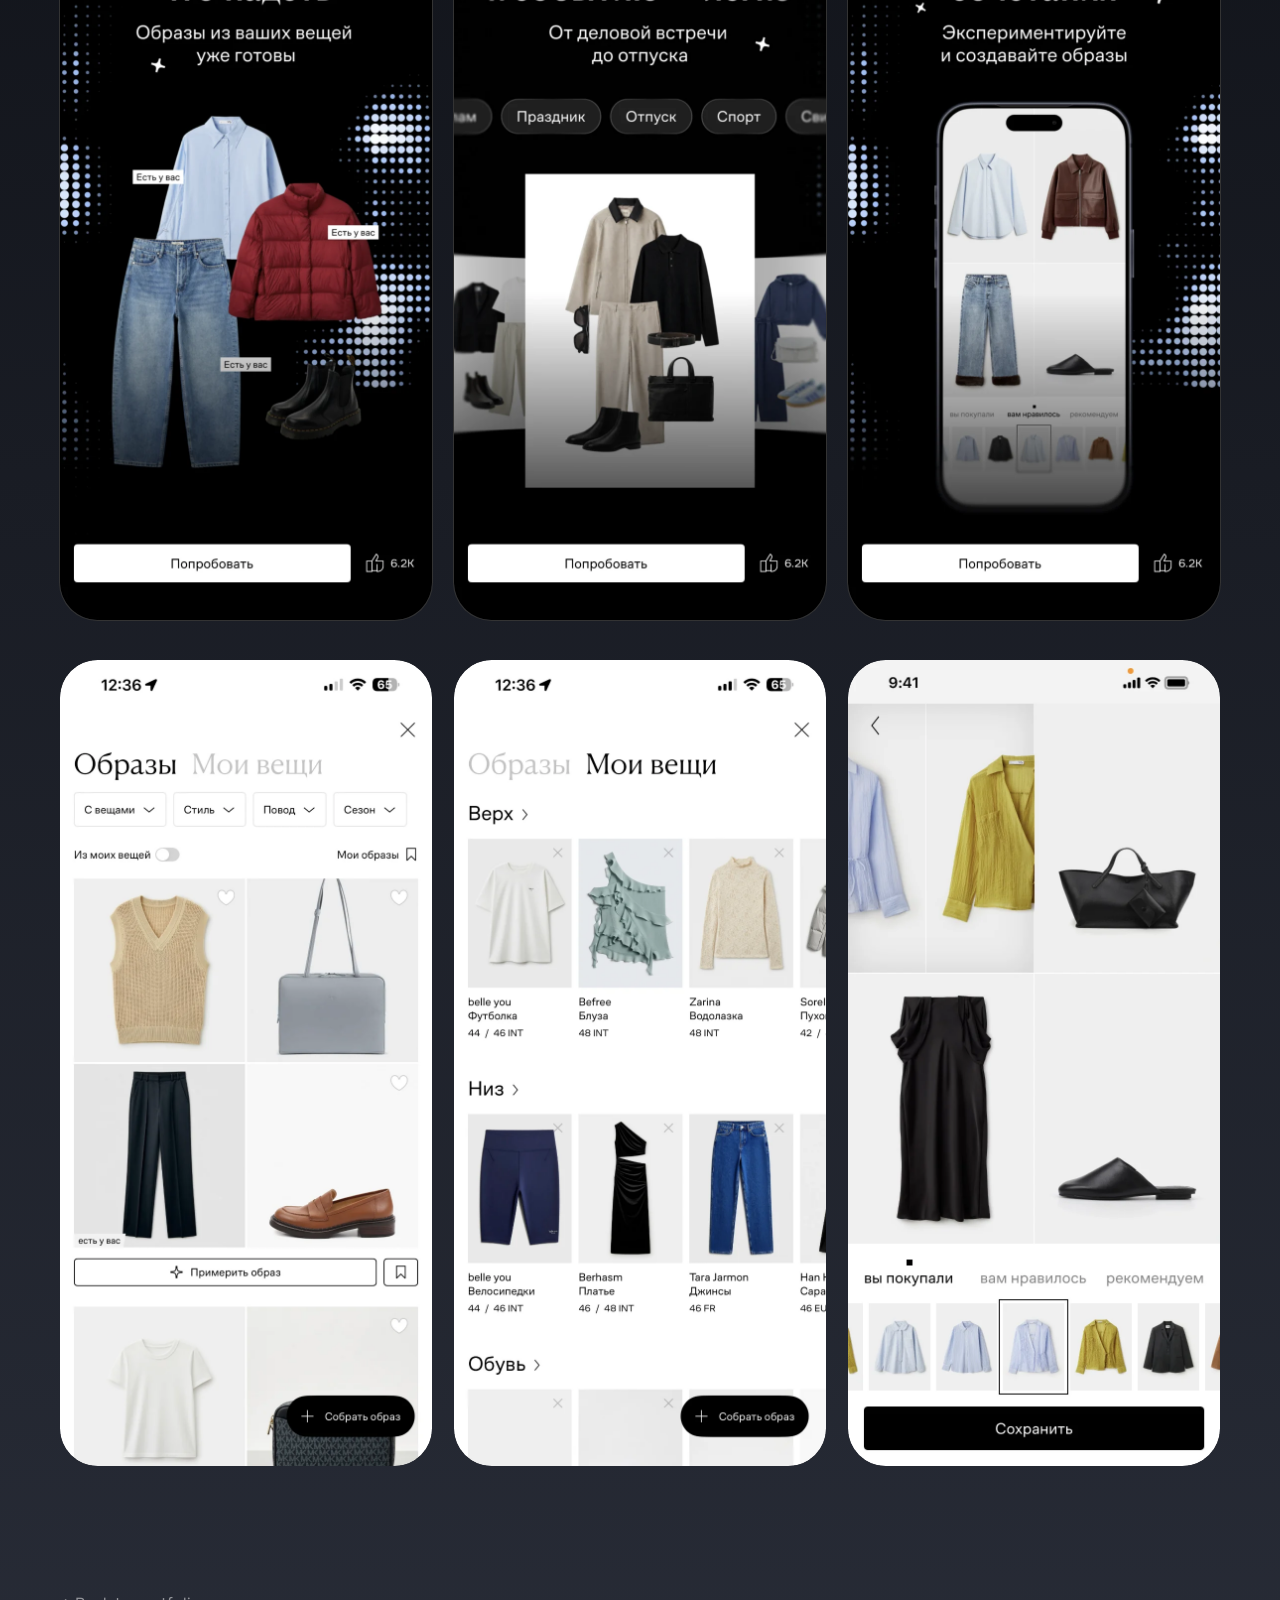
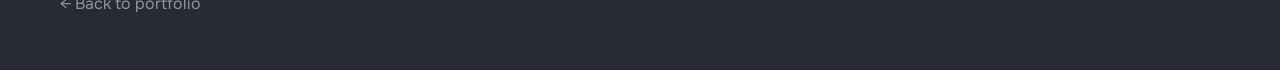
<file: ai-products.html>
<!doctype html>
<html lang="en">
<head>
  <meta charset="utf-8">
  <meta name="viewport" content="width=device-width, initial-scale=1">
  <title>AI products — Ekaterina Gladneva</title>
  <meta name="description" content="Case study: Lamoda's AI virtual try-on and virtual wardrobe — from the initial idea to the rollout to 100% of users.">
  <meta property="og:title" content="AI products — Ekaterina Gladneva">
  <meta property="og:description" content="Case study: Lamoda's AI virtual try-on and virtual wardrobe.">
  <meta property="og:type" content="article">
  <meta property="og:image" content="https://kategladneva.github.io/social-preview.jpg">
  <meta property="og:url" content="https://kategladneva.github.io/ai-products">
  <meta name="theme-color" content="#000000">
  <link rel="icon" href="favicon.svg" type="image/svg+xml">
  <link rel="preconnect" href="https://fonts.googleapis.com">
  <link rel="preconnect" href="https://fonts.gstatic.com" crossorigin>
  <link href="https://fonts.googleapis.com/css2?family=Newsreader:ital,opsz,wght@0,6..72,300;0,6..72,400;1,6..72,400&family=Onest:wght@400&display=swap" rel="stylesheet">
  <link rel="stylesheet" href="styles.css">
  <link rel="stylesheet" href="loyalty.css">
  <link rel="stylesheet" href="ai.css">
  <script>document.documentElement.classList.add("js")</script>
  <script>
    // show the clean address (no .html) even if the page was opened with it
    try { if (location.protocol.indexOf("http") === 0 && /\.html$/.test(location.pathname)) { history.replaceState(null, "", location.pathname.replace(/\.html$/, "") + location.search + location.hash); } } catch (e) {}
  </script>
  <script>
    /* Microsoft Clarity analytics (only on the live site, not in local previews) */
    if (/\.github\.io$/.test(location.hostname)) {
      (function(c,l,a,r,i,t,y){c[a]=c[a]||function(){(c[a].q=c[a].q||[]).push(arguments)};t=l.createElement(r);t.async=1;t.src="https://www.clarity.ms/tag/"+i;y=l.getElementsByTagName(r)[0];y.parentNode.insertBefore(t,y);})(window,document,"clarity","script","zay5hi9ajr");
    }
  </script>
</head>
<body class="lp-body">
  <div class="lp ai-page">
    <img class="ai-bg" src="img/ai-case-bg-dots@2x.webp" width="2032" height="2608" alt="" aria-hidden="true" fetchpriority="high">

    <nav class="lp-nav"><a href="./">← Portfolio</a></nav>

    <main>
      <header class="lp-head">
        <h1 class="lp-title reveal">AI products</h1>
      </header>

      <!-- Virtual try-on -->
      <section class="ai-section" aria-labelledby="ai-try-on">
        <div class="ai-col">
          <div class="lp-block ai-text reveal">
            <h2 id="ai-try-on">Virtual try-on</h2>
            <p>Products are often returned because they look or fit differently than customers expected. To reduce returns, Lamoda developed its own AI try-on technology. It allows users to see how an item will look on them before placing an order.</p>
            <p>My role: Lead Product Designer. I led two stages of the project, from the initial idea to the rollout to 100% of users. I worked with the Product Lead, Product Director, Art Director, data analysts, developers, marketing team, and Motion Designer.</p>
            <p>Stage 1. Trying on individual items<br>The first version of the feature supported tops and dresses. A designer under my supervision designed the entire try-on flow and onboarding. The onboarding was important to help users discover the new feature and start using it. AI try-on was an unfamiliar experience, and without an explanation, very few users would have found it.</p>
            <p>Stage 2. Trying on a complete outfit<br>Next, we introduced the ability to try on a complete outfit instead of just one item. The flow was based on the solutions from the first stage. Users who had already tried individual items could follow a familiar journey without having to learn how to use the feature again.</p>
            <p>Further development<br>The next step is to introduce virtual try-on based on users' body measurements to show how clothes fit more accurately.</p>
          </div>
          <div class="lp-block ai-text reveal">
            <h2>Results</h2>
            <ul class="lp-list">
              <li>1M+ monthly active users and 400K SKUs (85% of the catalog)</li>
              <li>Increased user engagement by 40%</li>
              <li>Rolled out to 100% of users</li>
            </ul>
          </div>
        </div>

        <div class="lp-mvp lp-mvp--4 ai-shots lp-grid">
          <figure>
            <div class="phone-stack">
              <img src="img/ai-case-try-on@2x.webp" width="750" height="1624" alt="Product page with the virtual try-on banner" loading="lazy">
              <div class="try-on-banner" aria-hidden="true">
                <video class="loop-video" src="video/try-on-banner.mp4" muted loop playsinline preload="metadata"></video>
                <span class="try-on-banner__title">Онлайн-примерка</span>
                <span class="try-on-banner__text">Загрузите свое фото, и мы покажем вещь на вас</span>
                <svg class="try-on-banner__close" viewBox="0 0 16.02 16.02"><path transform="translate(2.434 2.434)" fill="#fff" d="M10.918 0.236L11.153 0.473L6.049 5.576L11.153 10.682L10.918 10.918L10.682 11.153L5.576 6.049L0.473 11.153L0.236 10.918L0 10.682L5.104 5.576L0 0.473L0.473 0L5.576 5.104L10.682 0L10.918 0.236Z"/></svg>
                <span class="try-on-banner__button">
                  <svg viewBox="0 0 14.54 14.54"><path fill="#000" d="M9.093 5.444L14.537 6.806L14.421 7.269L14.537 7.731L9.091 9.093L7.731 14.537L7.269 14.421L7.268 14.421L6.806 14.537L5.444 9.093L0 7.731L0.115 7.268L0 6.806L5.443 5.444L6.805 0L7.268 0.115L7.731 0L9.093 5.444ZM6.23 6.23L2.08 7.268L6.23 8.306L7.268 12.456L8.306 8.306L12.456 7.268L8.306 6.23L7.268 2.08L6.23 6.23Z"/></svg>
                  Примерить онлайн
                </span>
              </div>
            </div>
          </figure>
          <figure>
            <img src="img/ai-case-try-on-intro@2x.webp" width="750" height="1624" alt="Try-on intro: add your photo" loading="lazy">
          </figure>
          <figure>
            <video class="ai-video loop-video" width="750" height="1626"
                   src="video/ai-try-on-loading.mp4" poster="video/ai-try-on-loading-poster.jpg"
                   muted loop playsinline preload="metadata"
                   aria-label="Try-on loading: the photo is processed while the user waits"></video>
          </figure>
          <figure>
            <img src="img/ai-case-try-on-result@2x.webp" width="750" height="1624" alt="Try-on result: the item shown on the user's photo" loading="lazy">
          </figure>
        </div>
      </section>

      <!-- Virtual wardrobe -->
      <section class="ai-section" aria-labelledby="ai-wardrobe">
        <div class="ai-col">
          <div class="lp-block ai-text--wide reveal">
            <h2 id="ai-wardrobe">Virtual wardrobe</h2>
            <p>Research showed that users want to look good in the clothes they buy, but four barriers get in the way:<br>
              1. Not knowing what to wear it with.<br>
              “I’ll buy it, but I won’t have anything to wear it with.” The wardrobe lets users build outfits from new items and clothes they already own.<br>
              2. Buying duplicates.<br>
              Users see when they already own something similar, so they make fewer impulse purchases they regret later.<br>
              3. Getting dressed every day.<br>
              Users struggle to put an outfit together quickly and still look good.<br>
              4. No overview of the wardrobe.<br>
              Users can see what’s missing, which colors and styles they wear most, and what they haven’t worn in a while.</p>
            <p>For the business:</p>
            <ul class="lp-list ai-list-tight">
              <li>Engagement and retention. Users have a reason to open the app beyond shopping.</li>
              <li>Fewer returns. Users know in advance whether a new item fits their wardrobe.</li>
              <li>Higher AOV and cross-selling. Recommendations are based on items users actually own.</li>
            </ul>
            <p class="ai-tight">Our advantage. Lamoda has two things standalone wardrobe apps don’t: users’ purchase history and automatic outfit creation. We built the solution on these two strengths, guided by two research insights:</p>
            <ul class="lp-list ai-list-tight">
              <li>Manual digitizing kills adoption. Most users give up before adding all their clothes, so we fill the wardrobe automatically from purchases.</li>
              <li>Visual appeal matters. Users want a wardrobe they enjoy looking at, not a product list, so visual presentation became a core design requirement.</li>
            </ul>
            <p>What we did</p>
            <ul class="lp-list ai-list-tight">
              <li>Analyzed wardrobe apps in Russia and abroad</li>
              <li>Defined the core user value and built the flows around it</li>
              <li>Designed navigation that can grow with the product</li>
              <li>Presented the concept to the Product Director</li>
              <li>Split the concept into implementation stages</li>
            </ul>
          </div>
          <div class="lp-block ai-text reveal">
            <h2>Results</h2>
            <ul class="lp-list">
              <li>The wardrobe was rolled out to 100% of users.</li>
              <li>Wardrobe views and user retention grew month over month. Users who use the wardrobe also show an increase in average order value.</li>
            </ul>
          </div>
        </div>

        <div class="lp-mvp lp-mvp--3 ai-shots ai-shots--outlined lp-grid">
          <figure><img src="img/ai-case-wardrobe-onb-1@2x.webp" width="750" height="1624" alt="Wardrobe onboarding: there is always something to wear" loading="lazy"></figure>
          <figure><img src="img/ai-case-wardrobe-onb-2@2x.webp" width="750" height="1624" alt="Wardrobe onboarding: getting ready for an event is easy" loading="lazy"></figure>
          <figure><img src="img/ai-case-wardrobe-onb-3@2x.webp" width="750" height="1624" alt="Wardrobe onboarding: discover new combinations" loading="lazy"></figure>
        </div>
        <div class="lp-mvp lp-mvp--3 ai-shots lp-grid">
          <figure><img src="img/ai-case-wardrobe-1@2x.webp" width="750" height="1624" alt="Wardrobe: outfits tab" loading="lazy"></figure>
          <figure><img src="img/ai-case-wardrobe-2@2x.webp" width="750" height="1624" alt="Wardrobe: my items by category" loading="lazy"></figure>
          <figure><img src="img/ai-case-wardrobe-3@2x.webp" width="750" height="1624" alt="Creating an outfit from wardrobe items" loading="lazy"></figure>
        </div>
      </section>
    </main>

    <footer class="lp-foot"><a href="./">← Back to portfolio</a></footer>
  </div>

  <script>
    // halftone art: soft fade-in once loaded
    (function () {
      var bg = document.querySelector(".ai-bg");
      if (!bg) return;
      function show() { bg.classList.add("is-loaded"); }
      if (bg.complete) show(); else { bg.addEventListener("load", show); bg.addEventListener("error", show); }
    })();
  </script>
  <script>
    (function () {
      var groups = document.querySelectorAll(".lp-grid, .reveal");
      groups.forEach(function (g) {
        if (g.classList.contains("lp-grid")) {
          Array.prototype.forEach.call(g.children, function (el, i) { el.style.setProperty("--i", i); });
        }
      });
      if (!("IntersectionObserver" in window)) {
        groups.forEach(function (g) { g.classList.add("is-visible"); });
        return;
      }
      var io = new IntersectionObserver(function (entries) {
        entries.forEach(function (e) {
          if (e.isIntersecting || e.boundingClientRect.bottom < 0) {
            e.target.classList.add("is-visible");
            io.unobserve(e.target);
          }
        });
      }, { threshold: 0.15 });
      groups.forEach(function (g) { io.observe(g); });
    })();

    // Looping videos: play only while on screen; respect reduced motion (same as the landing)
    (function () {
      var videos = document.querySelectorAll(".loop-video");
      var reduce = window.matchMedia("(prefers-reduced-motion: reduce)").matches;
      if (reduce) {
        videos.forEach(function (v) { if (v.classList.contains("ai-video")) v.controls = true; });
        return;
      }
      if (!("IntersectionObserver" in window)) {
        videos.forEach(function (v) { v.autoplay = true; v.play().catch(function () {}); });
        return;
      }
      var vo = new IntersectionObserver(function (entries) {
        entries.forEach(function (e) {
          if (e.isIntersecting) { e.target.play().catch(function () {}); }
          else { e.target.pause(); }
        });
      }, { threshold: 0.25 });
      videos.forEach(function (v) { vo.observe(v); });
    })();
  </script>
  <script>
    /* "Back to portfolio": mark the return so the main page restores its scroll position */
    document.addEventListener("click", function (e) {
      var a = e.target.closest && e.target.closest('a[href="./"]');
      if (!a) return;
      try { sessionStorage.setItem("portfolio-return", "1"); } catch (err) {}
    });
  </script>
</body>
</html>
</file>
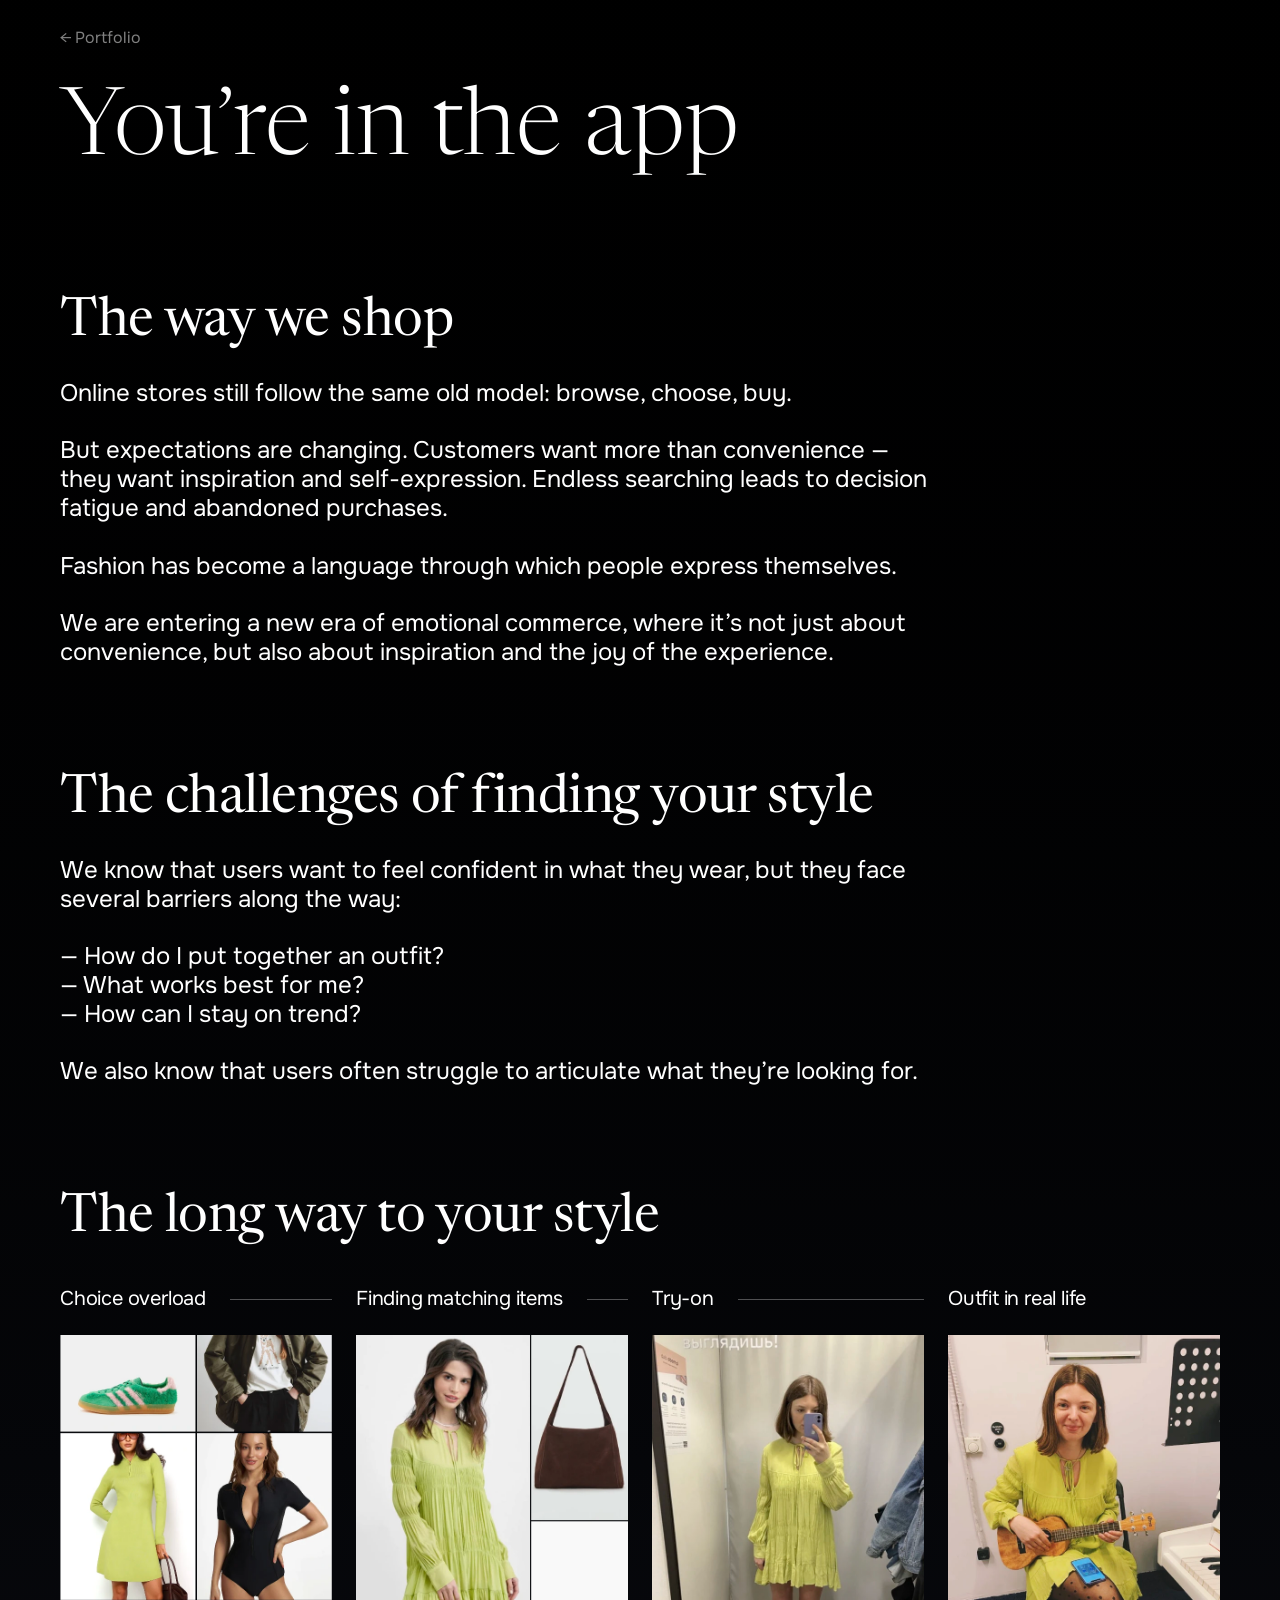
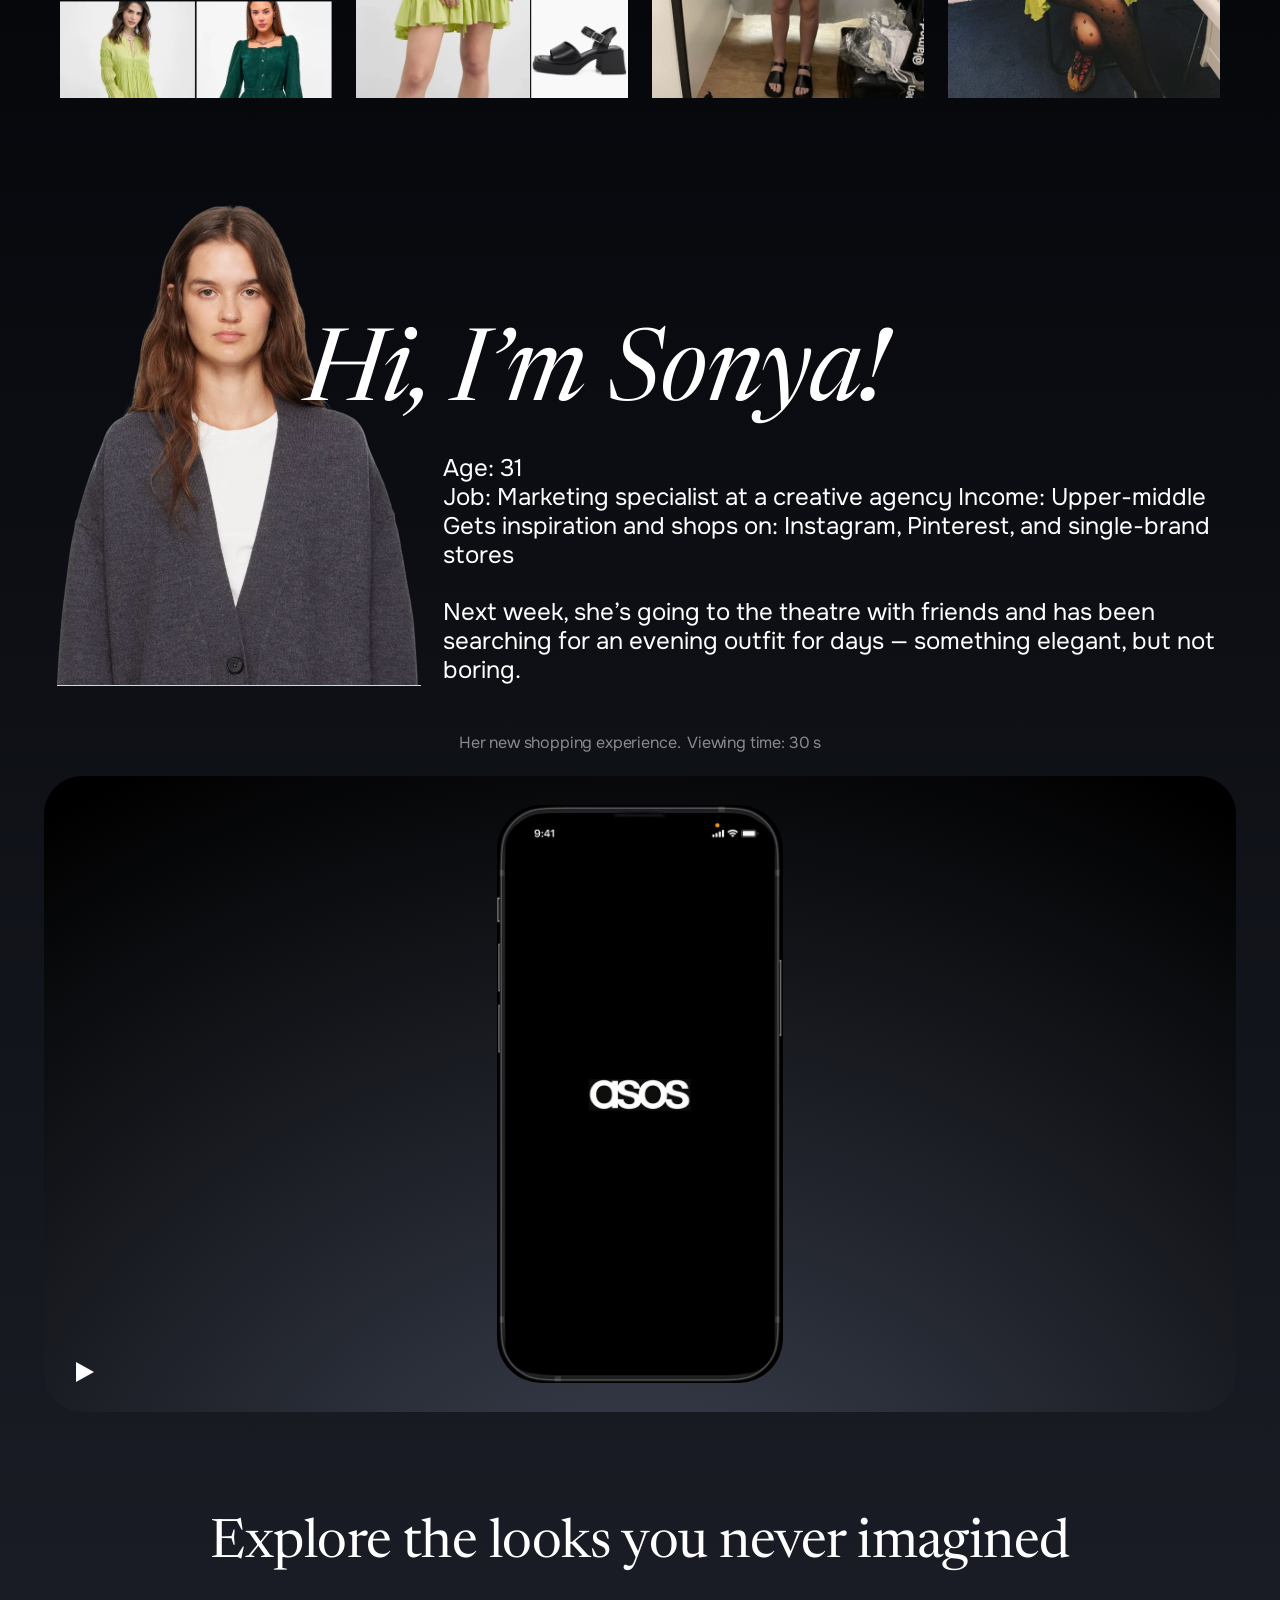
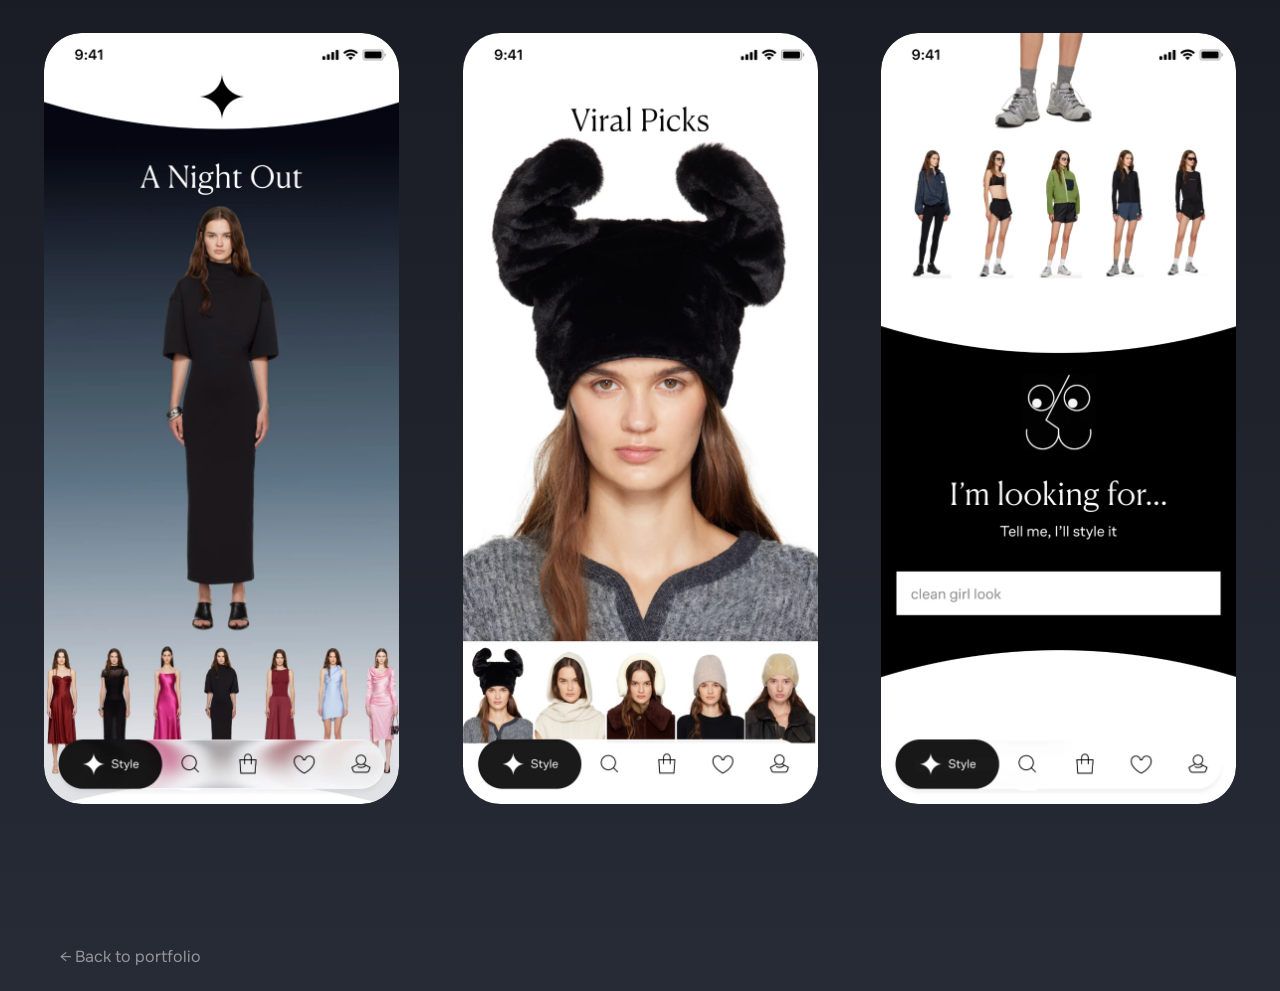
<file: fashion-concept.html>
<!doctype html>
<html lang="en">
<head>
  <meta charset="utf-8">
  <meta name="viewport" content="width=device-width, initial-scale=1">
  <title>Fashion concept — Ekaterina Gladneva</title>
  <meta name="description" content="Concept: a new shopping experience built around inspiration and self-expression. How an AI stylist can help users put together outfits.">
  <meta property="og:title" content="Fashion concept — Ekaterina Gladneva">
  <meta property="og:description" content="Concept: a new shopping experience built around inspiration and self-expression.">
  <meta property="og:type" content="article">
  <meta property="og:image" content="https://kategladneva.github.io/social-preview.jpg">
  <meta property="og:url" content="https://kategladneva.github.io/fashion-concept">
  <meta name="theme-color" content="#000000">
  <link rel="icon" href="favicon.svg" type="image/svg+xml">
  <link rel="preconnect" href="https://fonts.googleapis.com">
  <link rel="preconnect" href="https://fonts.gstatic.com" crossorigin>
  <link href="https://fonts.googleapis.com/css2?family=Newsreader:ital,opsz,wght@0,6..72,300;0,6..72,400;1,6..72,400&family=Onest:wght@400&display=swap" rel="stylesheet">
  <link rel="stylesheet" href="styles.css">
  <link rel="stylesheet" href="concept-page.css">
  <script>document.documentElement.classList.add("js")</script>
  <script>
    // show the clean address (no .html) even if the page was opened with it
    try { if (location.protocol.indexOf("http") === 0 && /\.html$/.test(location.pathname)) { history.replaceState(null, "", location.pathname.replace(/\.html$/, "") + location.search + location.hash); } } catch (e) {}
  </script>
  <script>
    /* Microsoft Clarity analytics (only on the live site, not in local previews) */
    if (/\.github\.io$/.test(location.hostname)) {
      (function(c,l,a,r,i,t,y){c[a]=c[a]||function(){(c[a].q=c[a].q||[]).push(arguments)};t=l.createElement(r);t.async=1;t.src="https://www.clarity.ms/tag/"+i;y=l.getElementsByTagName(r)[0];y.parentNode.insertBefore(t,y);})(window,document,"clarity","script","zay5hi9ajr");
    }
  </script>
</head>
<body>
  <main>
    <section class="case case--concept concept-page" aria-labelledby="concept-h1">
      <nav class="cp-nav"><a href="./">← Portfolio</a></nav>
      <h1 class="cp-title reveal" id="concept-h1">You’re in the app</h1>

      <div class="concept-text reveal">
        <h3>The way we shop</h3>
        <p>Online stores still follow the same old model: browse, choose, buy.</p>
        <p>But expectations are changing. Customers want more than convenience — they want inspiration and self-expression. Endless searching leads to decision fatigue and abandoned purchases.</p>
        <p>Fashion has become a language through which people express themselves.</p>
        <p>We are entering a new era of emotional commerce, where it’s not just about convenience, but also about inspiration and the joy of the experience.</p>
      </div>

      <div class="concept-text reveal">
        <h3>The challenges of finding your style</h3>
        <p>We know that users want to feel confident in what they wear, but they face several barriers along the way:</p>
        <p>— How do I put together an outfit?<br>— What works best for me?<br>— How can I stay on trend?</p>
        <p>We also know that users often struggle to articulate what they’re looking for.</p>
      </div>

      <div class="concept-steps">
        <h3 class="reveal">The long way to your style</h3>
        <div class="screens screens--steps">
          <figure><figcaption><span>Choice overload</span></figcaption><img src="img/concept-step-1@2x.webp" width="300" height="400" alt="Choice overload: a grid of many similar items" loading="lazy"></figure>
          <figure><figcaption><span>Finding matching items</span></figcaption><img src="img/concept-step-2@2x.webp" width="300" height="400" alt="Finding items that match the dress" loading="lazy"></figure>
          <figure><figcaption><span>Try-on</span></figcaption><img src="img/concept-step-3@2x.webp" width="300" height="400" alt="Trying the dress on in a fitting room" loading="lazy"></figure>
          <figure><figcaption><span>Outfit in real life</span></figcaption><img src="img/concept-step-4@2x.webp" width="300" height="400" alt="The finished outfit in real life" loading="lazy"></figure>
        </div>
      </div>

      <div class="sonya">
        <img class="sonya-photo reveal" src="img/concept-sonya@2x.webp" width="364" height="488" alt="Sonya, the persona of the concept" loading="lazy">
        <p class="sonya-name reveal" style="--d:1">Hi, I’m Sonya!</p>
        <p class="sonya-about reveal" style="--d:2">Age: 31<br>Job: Marketing specialist at a creative agency Income: Upper-middle Gets inspiration and shops on: Instagram, Pinterest, and single-brand stores<br><br>Next week, she’s going to the theatre with friends and has been searching for an evening outfit for days — something elegant, but not boring.</p>
      </div>

      <p class="note note--lg reveal">Her new shopping experience.&nbsp; Viewing time: 30 s</p>
      <div class="showreel showreel--concept reveal">
        <video class="showreel-video" width="600" height="1210"
               src="video/concept.mp4" poster="video/concept-poster.jpg"
               playsinline preload="none"
               aria-label="Concept video: Sonya&rsquo;s new shopping experience, 30 seconds"></video>
        <button class="showreel-toggle" type="button" aria-label="Play video" aria-pressed="false">
          <svg class="icon-play" viewBox="0 0 32 32" aria-hidden="true">
            <path transform="translate(8 6)" d="M18 10L0 20V0L18 10Z" fill="#fff"/>
          </svg>
          <svg class="icon-pause" viewBox="0 0 32 32" aria-hidden="true">
            <rect x="8" y="6" width="5" height="20" fill="#fff"/>
            <rect x="19" y="6" width="5" height="20" fill="#fff"/>
          </svg>
        </button>
      </div>

      <h3 class="concept-title reveal">Explore the looks you never imagined</h3>
      <div class="screens screens--3">
        <figure><img src="img/concept-screen-1@2x.webp" width="357" height="776" alt="Concept home screen: A Night Out, Sonya&rsquo;s evening looks" loading="lazy"></figure>
        <figure><img src="img/concept-screen-2@2x.webp" width="357" height="776" alt="Concept screen: Viral Picks" loading="lazy"></figure>
        <figure><img src="img/concept-screen-3@2x.webp" width="357" height="776" alt="Concept screen: tell me what you are looking for and the app styles it" loading="lazy"></figure>
      </div>

      <p class="cp-foot"><a href="./">← Back to portfolio</a></p>
    </section>
  </main>

  <script>
    (function () {
      var groups = document.querySelectorAll(".screens, .reveal");
      groups.forEach(function (g) {
        Array.prototype.forEach.call(g.children, function (el, i) {
          el.style.setProperty("--i", i);
        });
      });
      if (!("IntersectionObserver" in window)) {
        groups.forEach(function (g) { g.classList.add("is-visible"); });
        return;
      }
      var io = new IntersectionObserver(function (entries) {
        entries.forEach(function (e) {
          // reveal on entry, or at once if it is already above the viewport (reload mid-page)
          if (e.isIntersecting || e.boundingClientRect.bottom < 0) {
            e.target.classList.add("is-visible");
            io.unobserve(e.target);
          }
        });
      }, { threshold: 0.15 });
      groups.forEach(function (g) { io.observe(g); });
    })();

    // Showreels (Premium, Concept): click to play, click again to pause
    document.querySelectorAll(".showreel").forEach(function (wrap) {
      var video = wrap.querySelector("video");
      var btn = wrap.querySelector(".showreel-toggle");
      function sync() {
        var playing = !video.paused && !video.ended;
        wrap.classList.toggle("is-playing", playing);
        btn.setAttribute("aria-pressed", playing ? "true" : "false");
        btn.setAttribute("aria-label", playing ? "Pause video" : "Play video");
      }
      btn.addEventListener("click", function () {
        if (video.paused || video.ended) { video.play().catch(function () {}); }
        else { video.pause(); }
      });
      video.addEventListener("play", sync);
      video.addEventListener("pause", sync);
      video.addEventListener("ended", function () { video.load(); sync(); });
    });

    // Phone videos: play only while on screen; respect reduced motion
    (function () {
      var videos = document.querySelectorAll(".phone-video, .loop-video");
      var reduce = window.matchMedia("(prefers-reduced-motion: reduce)").matches;
      if (reduce) {
        videos.forEach(function (v) { v.controls = true; });
        return;
      }
      if (!("IntersectionObserver" in window)) {
        videos.forEach(function (v) { v.autoplay = true; v.play().catch(function () {}); });
        return;
      }
      var vo = new IntersectionObserver(function (entries) {
        entries.forEach(function (e) {
          if (e.isIntersecting) { e.target.play().catch(function () {}); }
          else { e.target.pause(); }
        });
      }, { threshold: 0.25 });
      videos.forEach(function (v) { vo.observe(v); });
    })();
  </script>
  <script>
    /* "Back to portfolio": mark the return so the main page restores its scroll position */
    document.addEventListener("click", function (e) {
      var a = e.target.closest && e.target.closest('a[href="./"]');
      if (!a) return;
      try { sessionStorage.setItem("portfolio-return", "1"); } catch (err) {}
    });
  </script>
</body>
</html>
</file>
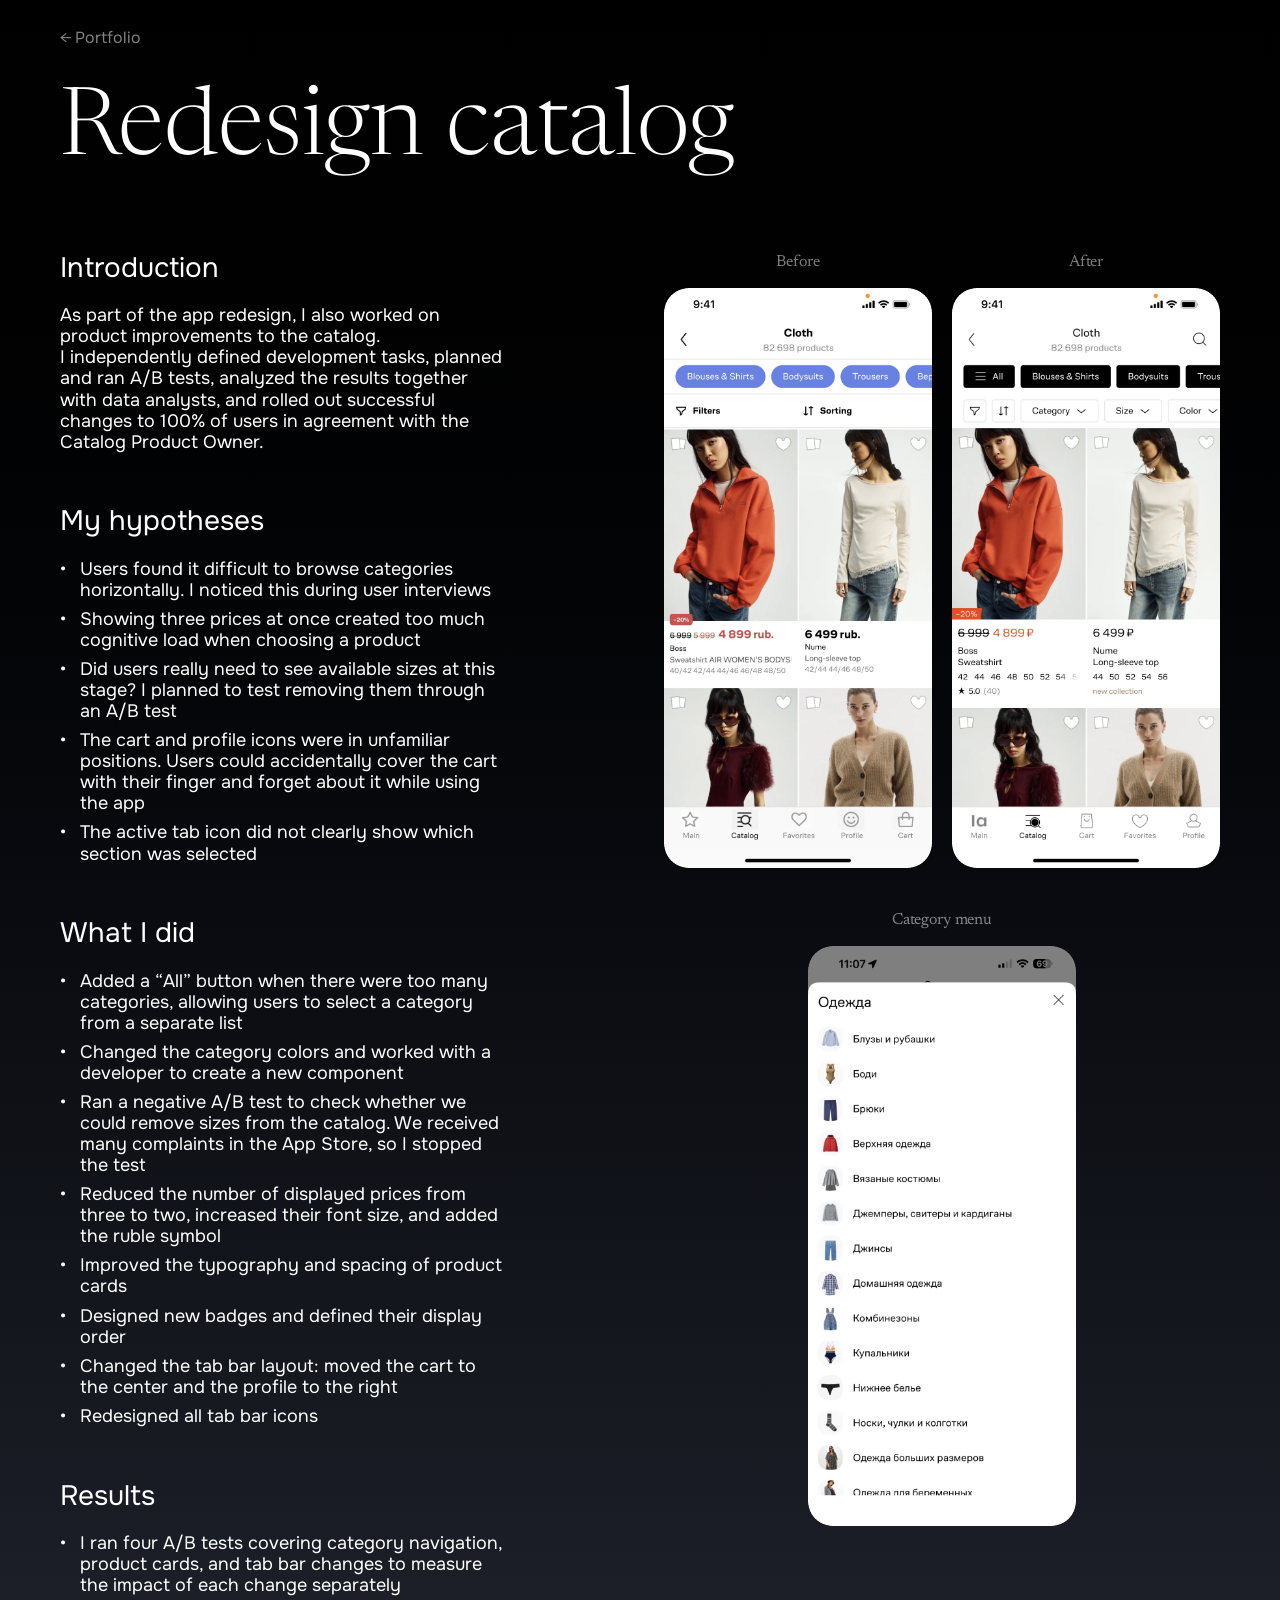
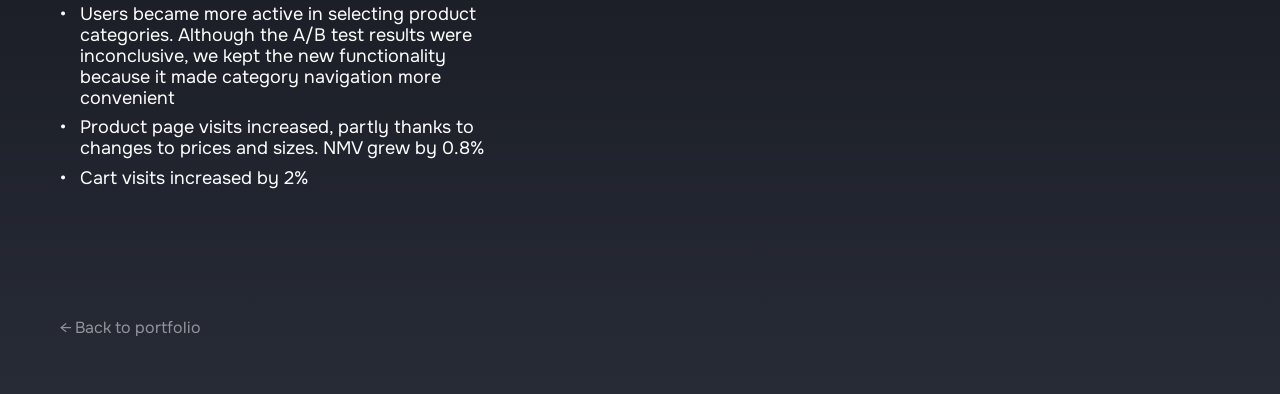
<file: redesign-catalog.html>
<!doctype html>
<html lang="en">
<head>
  <meta charset="utf-8">
  <meta name="viewport" content="width=device-width, initial-scale=1">
  <title>Redesign catalog — Ekaterina Gladneva</title>
  <meta name="description" content="Case study: product improvements to Lamoda's catalog — category navigation, product cards and tab bar, validated with four A/B tests.">
  <meta property="og:title" content="Redesign catalog — Ekaterina Gladneva">
  <meta property="og:description" content="Case study: product improvements to Lamoda's catalog.">
  <meta property="og:type" content="article">
  <meta property="og:image" content="https://kategladneva.github.io/social-preview.jpg">
  <meta property="og:url" content="https://kategladneva.github.io/redesign-catalog">
  <meta name="theme-color" content="#000000">
  <link rel="icon" href="favicon.svg" type="image/svg+xml">
  <link rel="preconnect" href="https://fonts.googleapis.com">
  <link rel="preconnect" href="https://fonts.gstatic.com" crossorigin>
  <link href="https://fonts.googleapis.com/css2?family=Newsreader:ital,opsz,wght@0,6..72,300;0,6..72,400;1,6..72,400&family=Onest:wght@400&display=swap" rel="stylesheet">
  <link rel="stylesheet" href="styles.css">
  <link rel="stylesheet" href="loyalty.css">
  <link rel="stylesheet" href="catalog.css">
  <script>document.documentElement.classList.add("js")</script>
  <script>
    // show the clean address (no .html) even if the page was opened with it
    try { if (location.protocol.indexOf("http") === 0 && /\.html$/.test(location.pathname)) { history.replaceState(null, "", location.pathname.replace(/\.html$/, "") + location.search + location.hash); } } catch (e) {}
  </script>
  <script>
    /* Microsoft Clarity analytics (only on the live site, not in local previews) */
    if (/\.github\.io$/.test(location.hostname)) {
      (function(c,l,a,r,i,t,y){c[a]=c[a]||function(){(c[a].q=c[a].q||[]).push(arguments)};t=l.createElement(r);t.async=1;t.src="https://www.clarity.ms/tag/"+i;y=l.getElementsByTagName(r)[0];y.parentNode.insertBefore(t,y);})(window,document,"clarity","script","zay5hi9ajr");
    }
  </script>
</head>
<body class="lp-body">
  <div class="lp">

    <nav class="lp-nav"><a href="./">← Portfolio</a></nav>

    <main>
      <header class="lp-head">
        <h1 class="lp-title reveal">Redesign catalog</h1>
      </header>

      <section class="lp-intro cc-intro">
        <div class="lp-col">
          <div class="lp-block reveal">
            <h2>Introduction</h2>
            <p>As part of the app redesign, I also worked on product improvements to the catalog.<br>I independently defined development tasks, planned and ran A/B tests, analyzed the results together with data analysts, and rolled out successful changes to 100% of users in agreement with the Catalog Product Owner.</p>
          </div>
          <div class="lp-block reveal">
            <h2>My hypotheses</h2>
            <ul class="lp-list">
              <li>Users found it difficult to browse categories horizontally. I noticed this during user interviews</li>
              <li>Showing three prices at once created too much cognitive load when choosing a product</li>
              <li>Did users really need to see available sizes at this stage? I planned to test removing them through an A/B test</li>
              <li>The cart and profile icons were in unfamiliar positions. Users could accidentally cover the cart with their finger and forget about it while using the app</li>
              <li>The active tab icon did not clearly show which section was selected</li>
            </ul>
          </div>
          <div class="lp-block reveal">
            <h2>What I did</h2>
            <ul class="lp-list">
              <li>Added a “All” button when there were too many categories, allowing users to select a category from a separate list</li>
              <li>Changed the category colors and worked with a developer to create a new component</li>
              <li>Ran a negative A/B test to check whether we could remove sizes from the catalog. We received many complaints in the App Store, so I stopped the test</li>
              <li>Reduced the number of displayed prices from three to two, increased their font size, and added the ruble symbol</li>
              <li>Improved the typography and spacing of product cards</li>
              <li>Designed new badges and defined their display order</li>
              <li>Changed the tab bar layout: moved the cart to the center and the profile to the right</li>
              <li>Redesigned all tab bar icons</li>
            </ul>
          </div>
          <div class="lp-block reveal">
            <h2>Results</h2>
            <ul class="lp-list">
              <li>I ran four A/B tests covering category navigation, product cards, and tab bar changes to measure the impact of each change separately</li>
              <li>Users became more active in selecting product categories. Although the A/B test results were inconclusive, we kept the new functionality because it made category navigation more convenient</li>
              <li>Product page visits increased, partly thanks to changes to prices and sizes. NMV grew by 0.8%</li>
              <li>Cart visits increased by 2%</li>
            </ul>
          </div>
        </div>

        <div class="cc-shots">
          <div class="cc-pair lp-grid">
            <figure>
              <figcaption>Before</figcaption>
              <img src="img/catalog-case-before@2x.webp" width="824" height="1784" alt="Catalog before the redesign: colored category chips, three prices and sizes on product cards" loading="lazy">
            </figure>
            <figure>
              <figcaption>After</figcaption>
              <img src="img/catalog-case-after@2x.webp" width="824" height="1784" alt="Catalog after the redesign: an All button, filter chips, two larger prices and a new tab bar" loading="lazy">
            </figure>
          </div>
          <div class="cc-menu lp-grid">
            <figure>
              <figcaption>Category menu</figcaption>
              <img src="img/catalog-case-menu@2x.webp" width="824" height="1784" alt="Category menu opened from the All button: a list of clothing categories with icons" loading="lazy">
            </figure>
          </div>
        </div>
      </section>
    </main>

    <footer class="lp-foot"><a href="./">← Back to portfolio</a></footer>
  </div>

  <script>
    (function () {
      var groups = document.querySelectorAll(".lp-grid, .reveal");
      groups.forEach(function (g) {
        if (g.classList.contains("lp-grid")) {
          Array.prototype.forEach.call(g.children, function (el, i) { el.style.setProperty("--i", i); });
        }
      });
      if (!("IntersectionObserver" in window)) {
        groups.forEach(function (g) { g.classList.add("is-visible"); });
        return;
      }
      var io = new IntersectionObserver(function (entries) {
        entries.forEach(function (e) {
          if (e.isIntersecting || e.boundingClientRect.bottom < 0) {
            e.target.classList.add("is-visible");
            io.unobserve(e.target);
          }
        });
      }, { threshold: 0.15 });
      groups.forEach(function (g) { io.observe(g); });
    })();
  </script>
  <script>
    /* "Back to portfolio": mark the return so the main page restores its scroll position */
    document.addEventListener("click", function (e) {
      var a = e.target.closest && e.target.closest('a[href="./"]');
      if (!a) return;
      try { sessionStorage.setItem("portfolio-return", "1"); } catch (err) {}
    });
  </script>
</body>
</html>
</file>
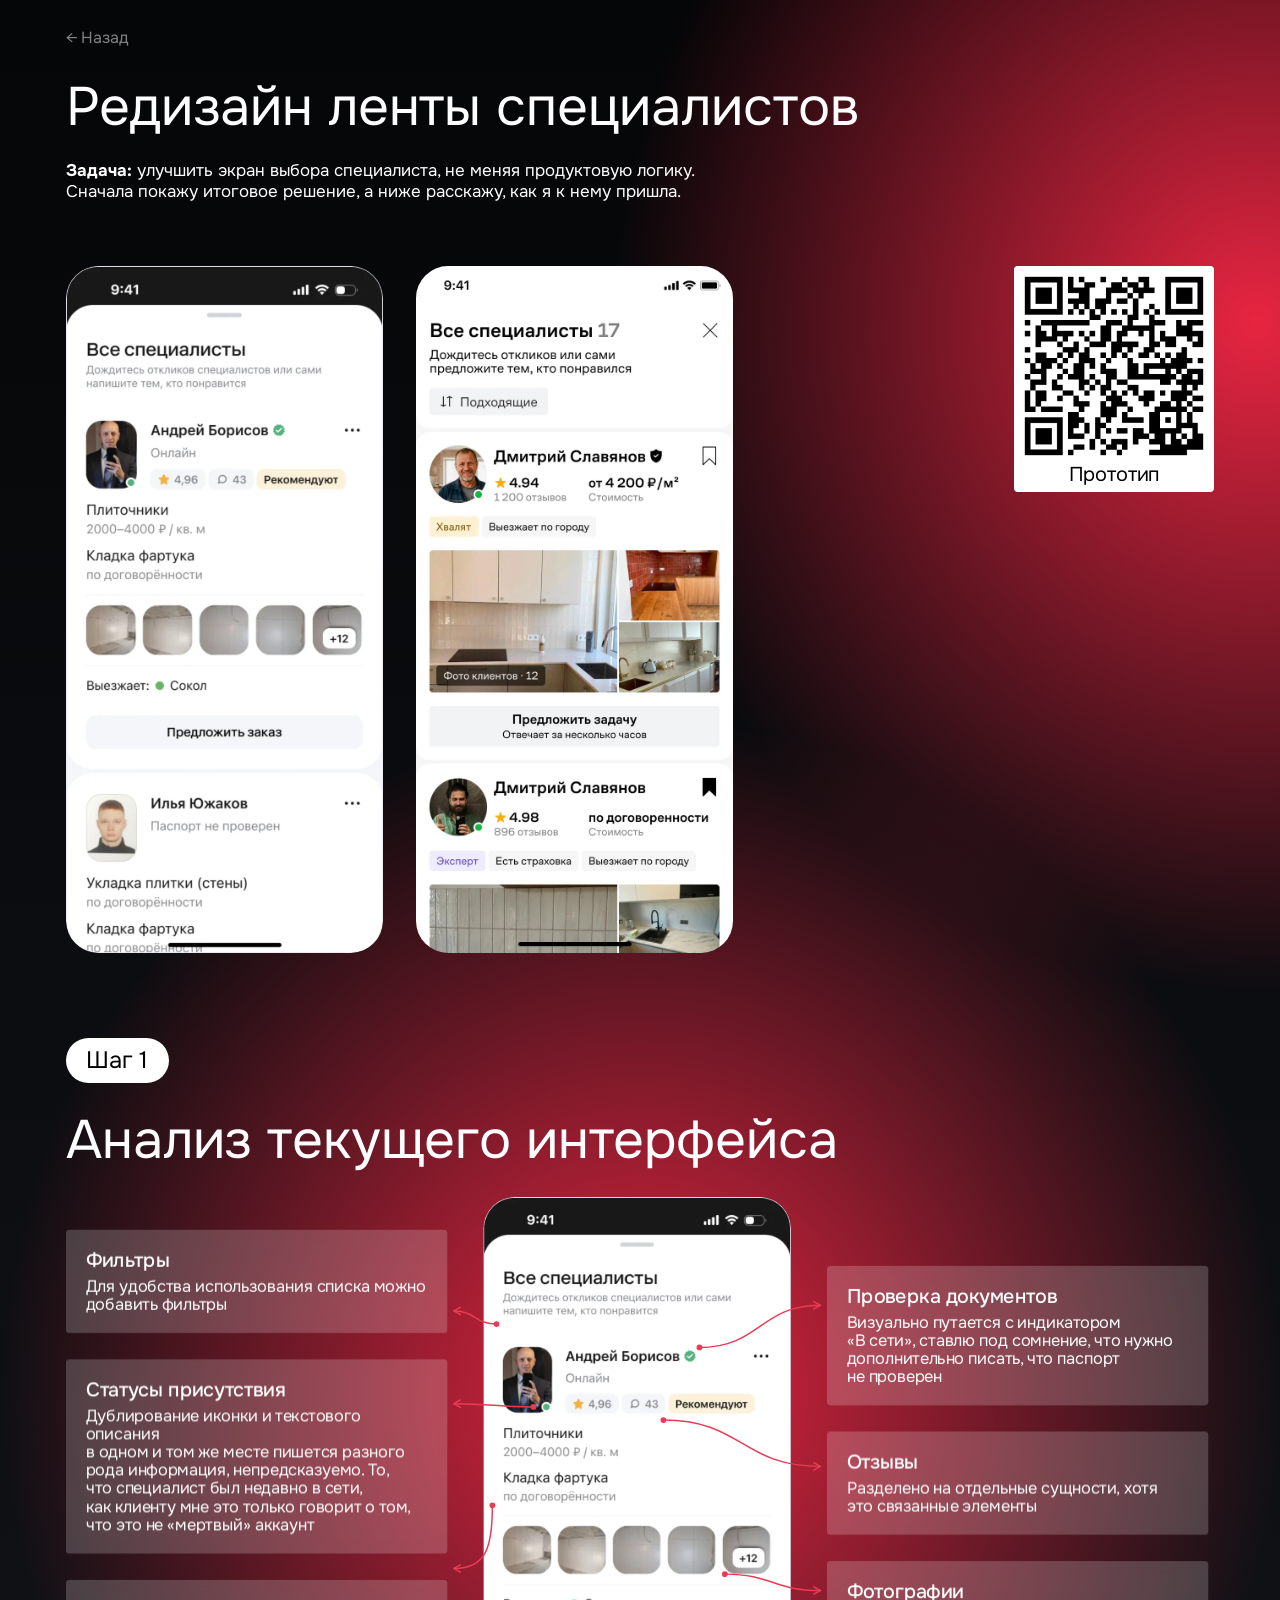
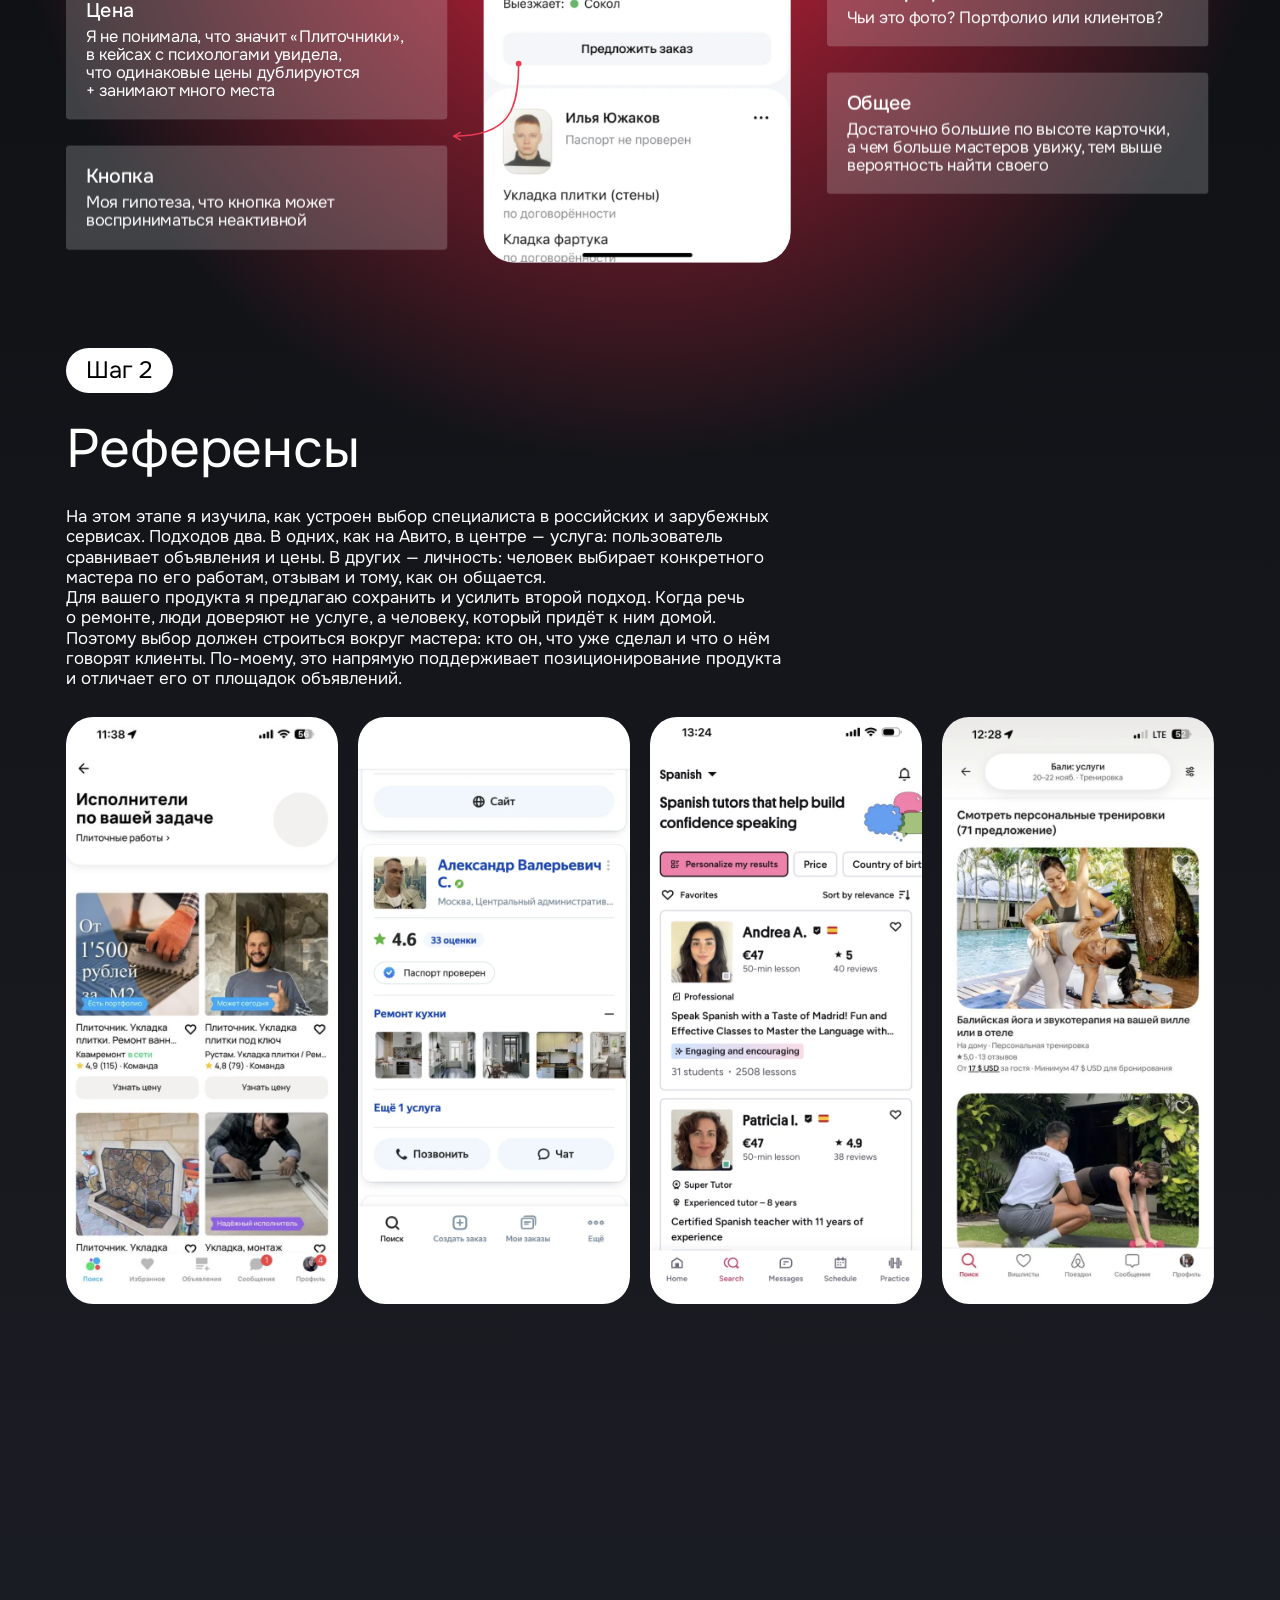
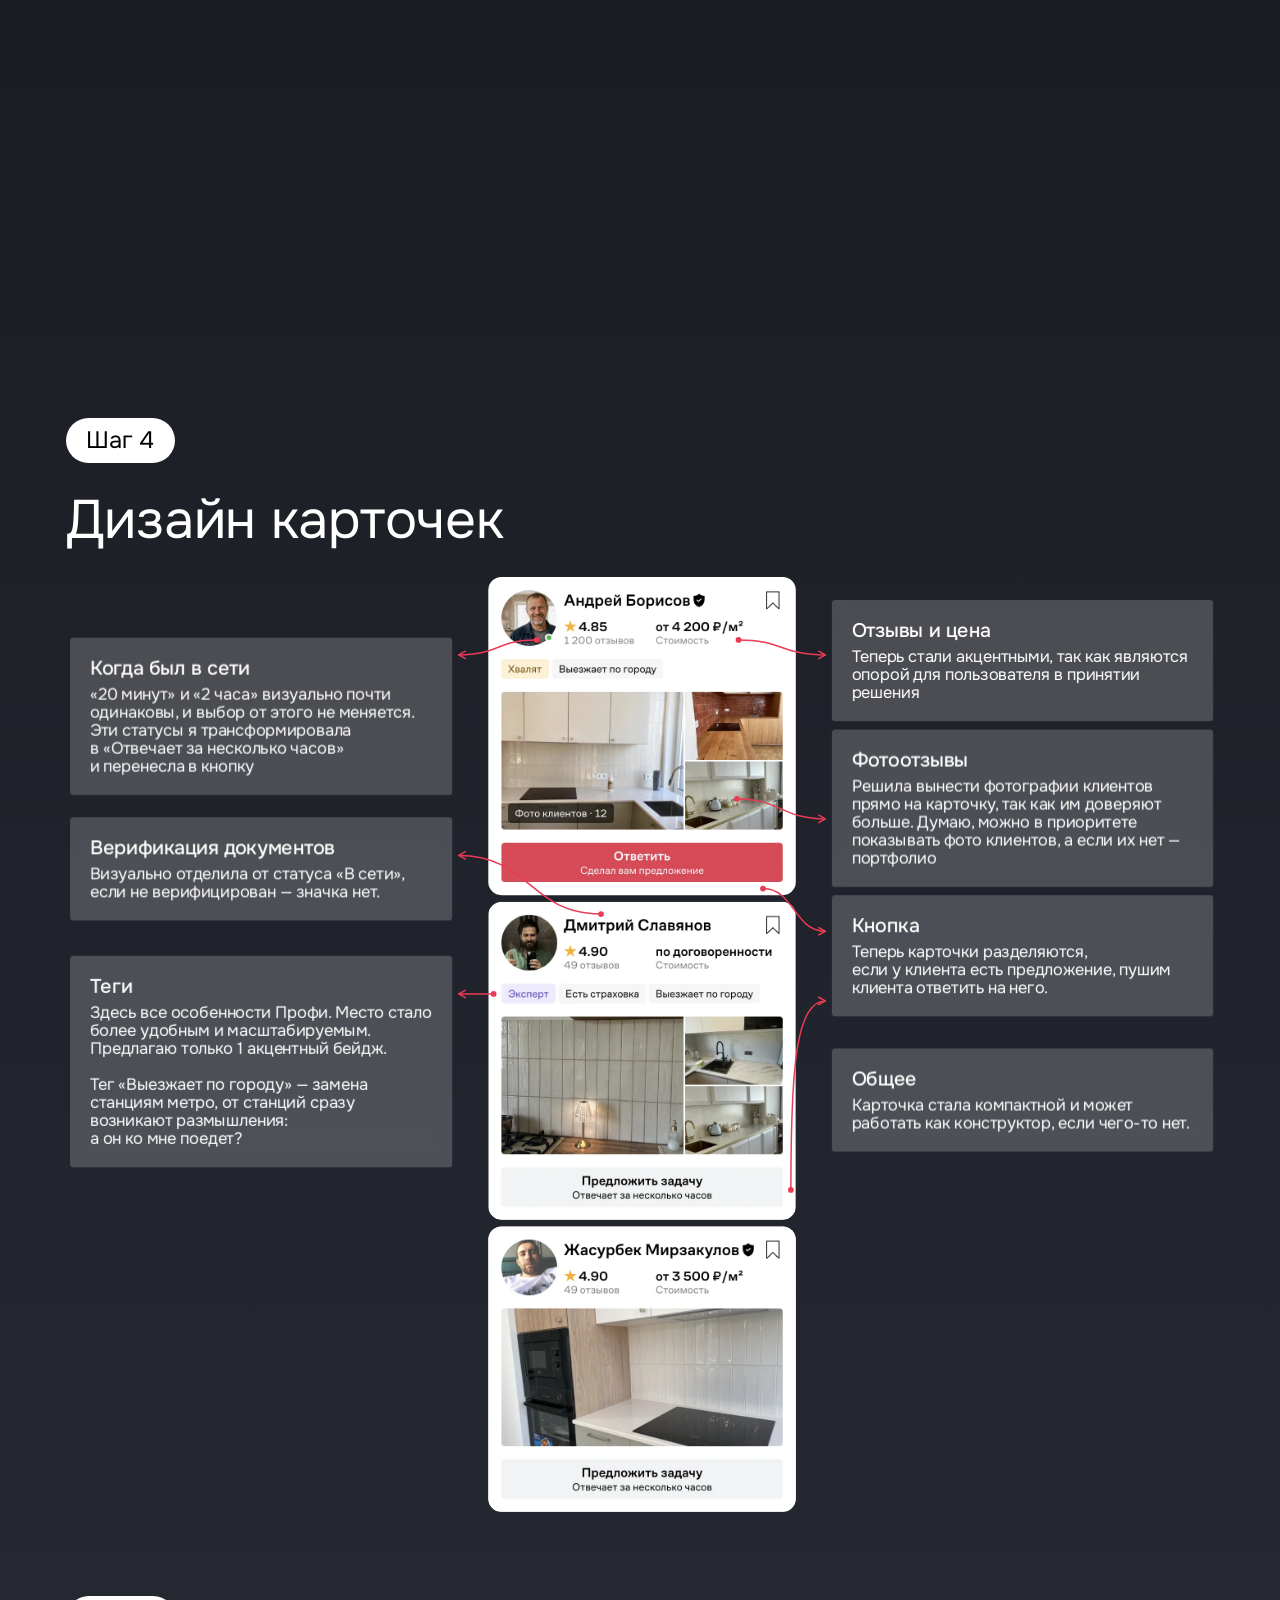
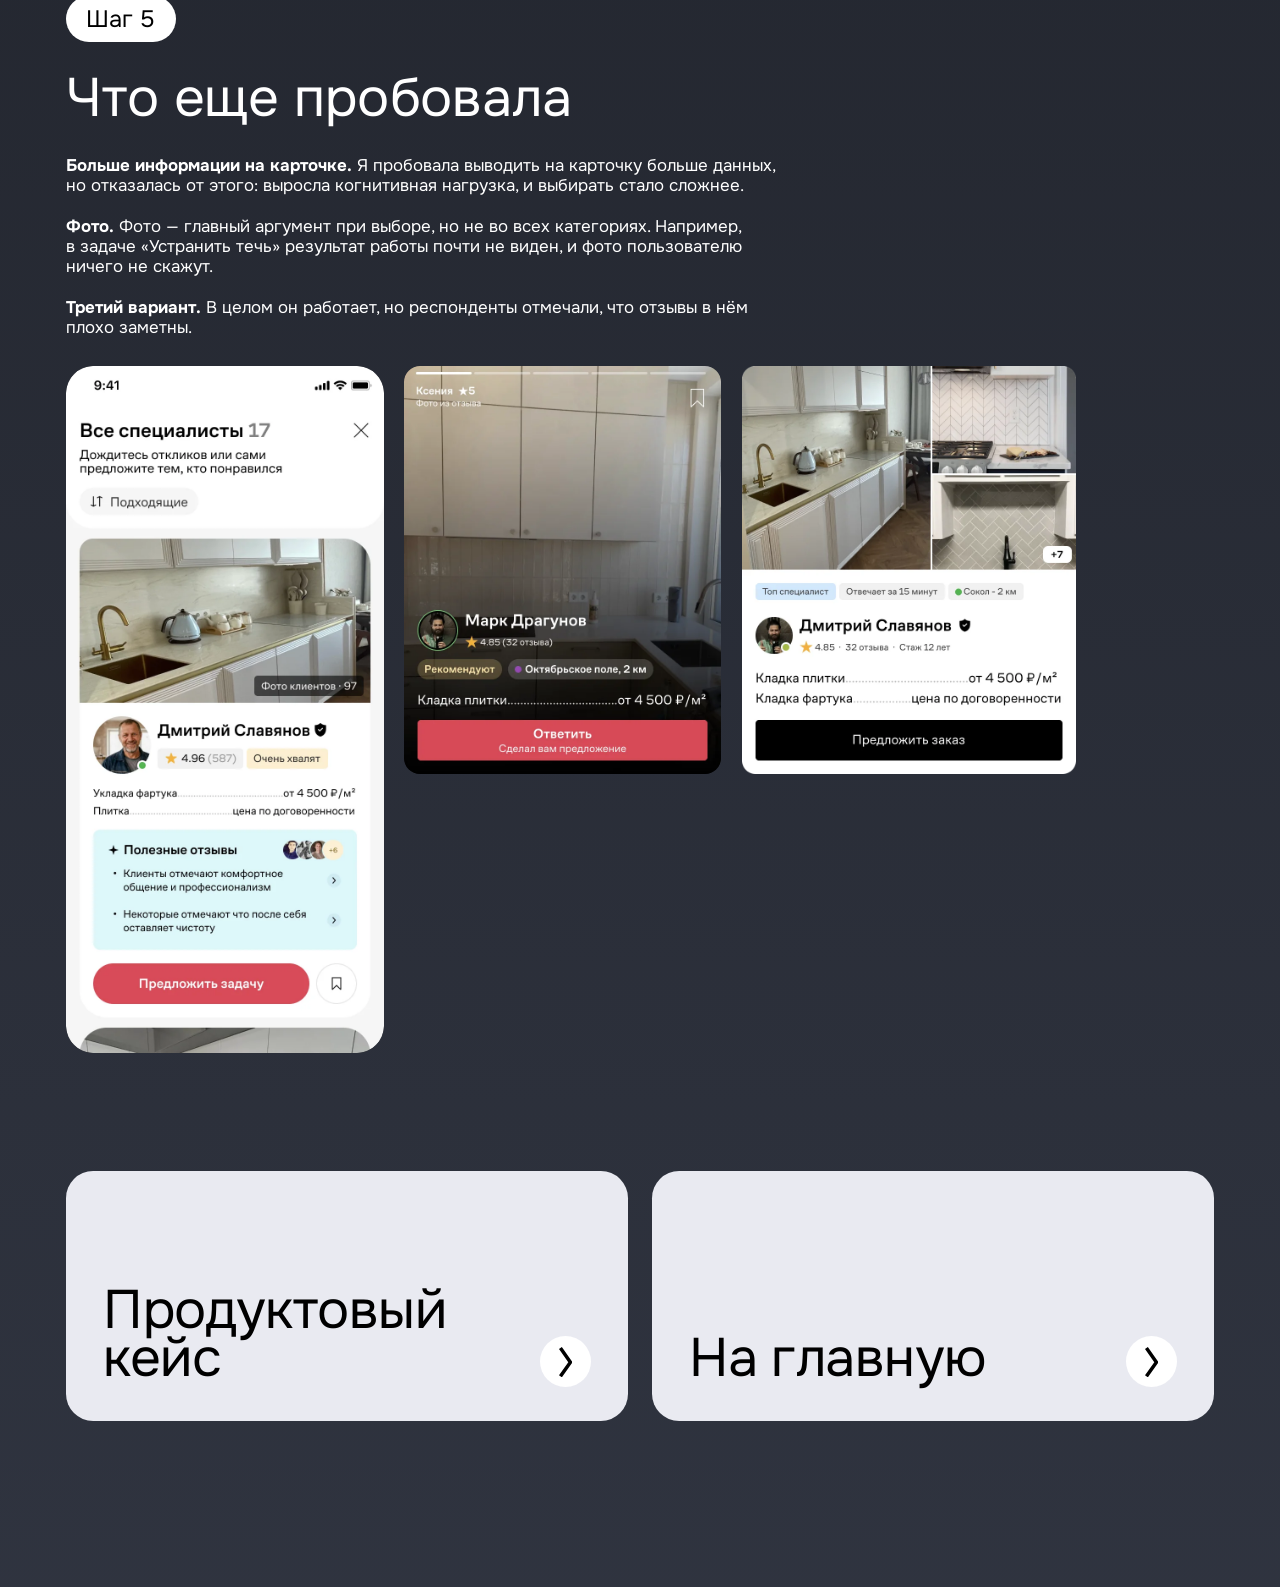
<file: profiru/case1.html>
<!doctype html>
<html lang="ru">
<head>
  <meta charset="utf-8">
  <meta name="viewport" content="width=device-width, initial-scale=1">
  <title>Редизайн ленты специалистов — Профи.ру, тестовое задание</title>
  <meta name="description" content="Кейс для Профи.ру: редизайн экрана выбора специалиста без изменения продуктовой логики.">
  <meta name="robots" content="noindex, nofollow">
  <meta name="theme-color" content="#000000">
  <link rel="icon" href="../favicon.svg" type="image/svg+xml">
  <link rel="preconnect" href="https://fonts.googleapis.com">
  <link rel="preconnect" href="https://fonts.gstatic.com" crossorigin>
  <link href="https://fonts.googleapis.com/css2?family=Onest:wght@400;500;700&display=swap" rel="stylesheet">
  <link rel="stylesheet" href="../profiru-case2.css?v=2026-11-23-3">
  <link rel="stylesheet" href="../profiru-case1.css?v=2026-11-23-3">
  <script>document.documentElement.classList.add("js")</script>
  <script>
    // show the clean address (no .html) even if the page was opened with it
    try { if (location.protocol.indexOf("http") === 0 && /\.html$/.test(location.pathname)) { history.replaceState(null, "", location.pathname.replace(/\.html$/, "") + location.search + location.hash); } } catch (e) {}
  </script>
  <script>
    /* Microsoft Clarity analytics (only on the live site, not in local previews) */
    if (/\.github\.io$/.test(location.hostname)) {
      (function(c,l,a,r,i,t,y){c[a]=c[a]||function(){(c[a].q=c[a].q||[]).push(arguments)};t=l.createElement(r);t.async=1;t.src="https://www.clarity.ms/tag/"+i;y=l.getElementsByTagName(r)[0];y.parentNode.insertBefore(t,y);})(window,document,"clarity","script","zay5hi9ajr");
    }
  </script>
</head>
<body>
  <main class="cs">
    <div class="cs-glow c1-glow--top" aria-hidden="true"></div>
    <a class="cs-nav" href="./">← Назад</a>

    <!-- Intro -->
    <section class="cs-step cs-intro">
      <h1 class="cs-h1 reveal">Редизайн ленты специалистов</h1>
      <div class="cs-text c1-text-wide reveal" style="--d:1">
        <p><strong>Задача:</strong> улучшить экран выбора специалиста, не меняя продуктовую логику.<br>Сначала покажу итоговое решение, а ниже расскажу, как я к нему пришла.</p>
      </div>
      <div class="c1-hero">
        <div class="c1-pair cs-row">
          <img src="../img/profiru/c1-before@2x.webp" width="750" height="1624" alt="Экран «Все специалисты» до редизайна">
          <img src="../img/profiru/c1-after@2x.webp" width="750" height="1624" alt="Экран «Все специалисты» после редизайна">
        </div>
        <a class="c1-qr reveal" href="prototipe" style="--d:2">
          <img src="../img/profiru/c1-qr@2x.png" width="400" height="400" alt="QR-код прототипа">
          <span>Прототип</span>
        </a>
      </div>
    </section>

    <!-- Step 1 -->
    <section class="cs-step c1-step1" aria-labelledby="step1">
      <div class="cs-glow c1-glow--mid" aria-hidden="true"></div>
      <div class="cs-head reveal">
        <span class="cs-badge">Шаг 1</span>
        <h2 class="cs-h1" id="step1">Анализ текущего интерфейса</h2>
      </div>
      <div class="dg c1-dg1" style="--w:1400;--h:812">
        <div class="dg__canvas">
          <img class="c1-phone dg__abs reveal" style="left:509px;top:0" src="../img/profiru/c1-before@2x.webp" width="750" height="1624" alt="Текущий экран «Все специалисты» в приложении Профи.ру" loading="lazy">
          <div class="dg__col dg__abs" style="left:0;top:40px;width:465px"><div class="note  reveal"><p class="note__title">Фильтры</p><p class="note__text">Для удобства использования списка можно добавить фильтры</p></div><div class="note  reveal"><p class="note__title">Статусы присутствия</p><p class="note__text">Дублирование иконки и текстового описания<br>в одном и том же месте пишется разного рода информация, непредсказуемо. То, что специалист был недавно в сети, как клиенту мне это только говорит о том, что это не «мертвый» аккаунт</p></div><div class="note  reveal"><p class="note__title">Цена</p><p class="note__text">Я не понимала, что значит «Плиточники», в кейсах с психологами увидела, что одинаковые цены дублируются<br>+ занимают много места</p></div><div class="note  reveal"><p class="note__title">Кнопка</p><p class="note__text">Моя гипотеза, что кнопка может восприниматься неактивной</p></div></div>
          <div class="dg__right dg__abs" style="left:928px;top:84px;width:465px"><div class="note  reveal" style="position:absolute;left:0;top:0px;width:465px"><p class="note__title">Проверка документов</p><p class="note__text">Визуально путается с индикатором «В сети», ставлю под сомнение, что нужно дополнительно писать, что паспорт не проверен</p></div><div class="note  reveal" style="position:absolute;left:0;top:202px;width:465px"><p class="note__title">Отзывы</p><p class="note__text">Разделено на отдельные сущности, хотя это связанные элементы</p></div><div class="note  reveal" style="position:absolute;left:0;top:360px;width:465px"><p class="note__title">Фотографии</p><p class="note__text">Чьи это фото? Портфолио или клиентов?</p></div><div class="note  reveal" style="position:absolute;left:0;top:496px;width:465px"><p class="note__title">Общее</p><p class="note__text">Достаточно большие по высоте карточки, а чем больше мастеров увижу, тем выше вероятность найти своего</p></div></div>
          
          <svg class="dg__arrows reveal" viewBox="0 0 1400 812" width="1400" height="812" aria-hidden="true"><defs><marker id="dot0" viewBox="0 0 8 8" refX="4" refY="4" markerWidth="8" markerHeight="8" markerUnits="userSpaceOnUse"><circle cx="4" cy="4" r="3.5" fill="#E93B54"/></marker><marker id="head0" viewBox="0 0 12 12" refX="10" refY="6" markerWidth="12" markerHeight="12" markerUnits="userSpaceOnUse" orient="auto"><path d="M2 1.5 L10 6 L2 10.5" fill="none" stroke="#E93B54" stroke-width="1.8" stroke-linecap="round" stroke-linejoin="round"/></marker></defs><g fill="none" stroke="#E93B54" stroke-width="1.8" stroke-linecap="round" marker-start="url(#dot0)" marker-end="url(#head0)"><path d="M772.5 183.5 C846.3 183.5 846.3 132.0 920.0 132.0"/><path d="M803.5 459.9 C861.7 459.9 861.7 479.9 920.0 479.9"/><path d="M728.5 272.0 C824.3 272.0 824.3 328.5 920.0 328.5"/><path d="M520.0 376.0 C520.0 426.1 513.0 453.0 473.0 453.0"/><path d="M570.0 256.0 C521.5 256.0 521.5 252.0 473.0 252.0"/><path d="M525.0 155.0 C499.0 155.0 499.0 139.0 473.0 139.0"/><path d="M552.0 569.0 C552.0 626.5 540.1 657.5 473.0 657.5"/></g></svg>
        </div>
      </div>
    </section>

    <!-- Step 2 -->
    <section class="cs-step" aria-labelledby="step2">
      <div class="cs-head reveal">
        <span class="cs-badge">Шаг 2</span>
        <h2 class="cs-h1" id="step2">Референсы</h2>
      </div>
      <div class="cs-text c1-text-wide reveal">
        <p>На этом этапе я изучила, как устроен выбор специалиста в российских и зарубежных сервисах. Подходов два. В одних, как на Авито, в центре — услуга: пользователь сравнивает объявления и цены. В других — личность: человек выбирает конкретного мастера по его работам, отзывам и тому, как он общается.<br>Для вашего продукта я предлагаю сохранить и усилить второй подход. Когда речь о ремонте, люди доверяют не услуге, а человеку, который придёт к ним домой. Поэтому выбор должен строиться вокруг мастера: кто он, что уже сделал и что о нём говорят клиенты. По-моему, это напрямую поддерживает позиционирование продукта и отличает его от площадок объявлений.</p>
      </div>
      <div class="cs-row">
        <div class="cs-shot__img"><img src="../img/profiru/c1-ref-1@2x.webp" width="640" height="1388" alt="Референс 1" loading="lazy"></div>
        <div class="cs-shot__img"><img src="../img/profiru/c1-ref-2@2x.webp" width="640" height="1388" alt="Референс 2" loading="lazy"></div>
        <div class="cs-shot__img"><img src="../img/profiru/c1-ref-3@2x.webp" width="640" height="1388" alt="Референс 3" loading="lazy"></div>
        <div class="cs-shot__img"><img src="../img/profiru/c1-ref-4@2x.webp" width="640" height="1388" alt="Референс 4" loading="lazy"></div>
      </div>
    </section>

    <!-- Step 3 -->
    <section class="cs-step" aria-labelledby="step3">
      <div class="cs-head reveal">
        <span class="cs-badge">Шаг 3</span>
        <h2 class="cs-h1" id="step3">Что важно пользователям?</h2>
      </div>
      <div class="cs-text c1-text-wide reveal">
        <p>Чтобы понять, как выстроить информацию в карточке специалиста, я поговорила с пятью людьми, которые недавно делали ремонт, и выяснила, что для них важно при выборе мастера. Главными критериями оказались:<br>1. Отзывы<br>2. Стоимость (негативно относятся к фразе «цена по договоренности»)<br>3. Фотографии<br>4. Как быстро сможет приступить к работе</p>
        <p><strong>Выявила интересный барьер:</strong><br>Недоверие к фото. «Фотографии можно скачать откуда угодно, не факт, что они принадлежат этому мастеру»</p>
        <p>Также я опиралась на опрос «Ремонт со СберУслугами». При выборе подрядчика:<br>70% обращают внимание на репутацию и отзывы о ранее сделанных ремонтах — это главный фактор;<br>63% ориентируются на стоимость работы;<br>54% — на гарантии и договор до начала ремонта;<br>53% — на рекомендации знакомых.<br><a class="c1-src" href="https://realty.rbc.ru/news/6818b3e79a794730b1c9ec85?from=copy" target="_blank" rel="noopener">Источник</a>: опрос «Ремонт со СберУслугами», август 2025, РБК Недвижимость</p>
      </div>
    </section>

    <!-- Step 4 -->
    <section class="cs-step" aria-labelledby="step4">
      <div class="cs-head reveal">
        <span class="cs-badge">Шаг 4</span>
        <h2 class="cs-h1" id="step4">Дизайн карточек</h2>
      </div>
      <div class="dg c1-dg4" style="--w:1400;--h:1140">
        <div class="dg__canvas">
          <div class="c1-cards dg__abs reveal" style="left:515px;top:0" role="img" aria-label="Новые карточки специалистов">
            <div class="c1-card">
              <img src="../img/profiru/c1-card1-head@2x.webp" width="750" height="168" alt="">
              <img class="c1-badges" src="../img/profiru/c1-card1-badges@2x.webp" width="426" height="80" alt="">
              <img src="../img/profiru/c1-card1-gallery@2x.webp" width="750" height="368" alt="">
              <img src="../img/profiru/c1-card1-cta@2x.webp" width="750" height="160" alt="">
            </div>
            <div class="c1-card"><img src="../img/profiru/c1-card2@2x.webp" width="750" height="776" alt=""></div>
            <div class="c1-card"><img src="../img/profiru/c1-card3@2x.webp" width="750" height="696" alt=""></div>
          </div>
          <div class="dg__right dg__abs" style="left:5px;top:0;width:466px;height:100%"><div class="note  reveal" style="position:absolute;left:0;top:74px;width:466px"><p class="note__title">Когда был в сети</p><p class="note__text">«20 минут» и «2 часа» визуально почти одинаковы, и выбор от этого не меняется. Эти статусы я трансформировала в «Отвечает за несколько часов» и перенесла в кнопку</p></div><div class="note  reveal" style="position:absolute;left:0;top:293px;width:466px"><p class="note__title">Верификация документов</p><p class="note__text">Визуально отделила от статуса «В сети», если не верифицирован — значка нет.</p></div><div class="note  reveal" style="position:absolute;left:0;top:462px;width:466px"><p class="note__title">Теги</p><p class="note__text">Здесь все особенности Профи. Место стало более удобным и масштабируемым.<br>Предлагаю только 1 акцентный бейдж.<br><br>Тег «Выезжает по городу» — замена станциям метро, от станций сразу возникают размышления: а он ко мне поедет?</p></div></div>
          <div class="dg__right dg__abs" style="left:934px;top:0;width:465px;height:100%"><div class="note  reveal" style="position:absolute;left:0;top:28px;width:465px"><p class="note__title">Отзывы и цена</p><p class="note__text">Теперь стали акцентными, так как являются опорой для пользователя в принятии решения</p></div><div class="note  reveal" style="position:absolute;left:0;top:186px;width:465px"><p class="note__title">Фотоотзывы</p><p class="note__text">Решила вынести фотографии клиентов прямо на карточку, так как им доверяют больше. Думаю, можно в приоритете показывать фото клиентов, а если их нет — портфолио</p></div><div class="note  reveal" style="position:absolute;left:0;top:388px;width:465px"><p class="note__title">Кнопка</p><p class="note__text">Теперь карточки разделяются, если у клиента есть предложение, пушим клиента ответить на него.</p></div><div class="note  reveal" style="position:absolute;left:0;top:575px;width:465px"><p class="note__title">Общее</p><p class="note__text">Карточка стала компактной и может работать как конструктор, если чего-то нет.</p></div></div>
          
          <svg class="dg__arrows reveal" viewBox="0 0 1400 1140" width="1400" height="1140" aria-hidden="true"><defs><marker id="dot1" viewBox="0 0 8 8" refX="4" refY="4" markerWidth="8" markerHeight="8" markerUnits="userSpaceOnUse"><circle cx="4" cy="4" r="3.5" fill="#E93B54"/></marker><marker id="head1" viewBox="0 0 12 12" refX="10" refY="6" markerWidth="12" markerHeight="12" markerUnits="userSpaceOnUse" orient="auto"><path d="M2 1.5 L10 6 L2 10.5" fill="none" stroke="#E93B54" stroke-width="1.8" stroke-linecap="round" stroke-linejoin="round"/></marker></defs><g fill="none" stroke="#E93B54" stroke-width="1.8" stroke-linecap="round" marker-start="url(#dot1)" marker-end="url(#head1)"><path d="M820.2 76.8 C873.1 76.8 873.1 95.0 926.0 95.0"/><path d="M573.8 76.8 C526.4 76.8 526.4 95.0 479.0 95.0"/><path d="M818.2 270.7 C872.1 270.7 872.1 295.0 926.0 295.0"/><path d="M850.0 380.0 C888.0 380.0 888.0 432.0 926.0 432.0"/><path d="M521.5 508.5 C500.2 508.5 500.2 508.5 479.0 508.5"/><path d="M652.5 411.0 C565.7 411.0 565.7 339.5 479.0 339.5"/><path d="M884.0 747.5 C884.0 597.7 890.3 517.0 926.0 517.0"/></g></svg>
        </div>
      </div>
    </section>

    <!-- Step 5 -->
    <section class="cs-step" aria-labelledby="step5">
      <div class="cs-head reveal">
        <span class="cs-badge">Шаг 5</span>
        <h2 class="cs-h1" id="step5">Что еще пробовала</h2>
      </div>
      <div class="cs-text reveal">
        <p><strong>Больше информации на карточке.</strong> Я пробовала выводить на карточку больше данных, но отказалась от этого: выросла когнитивная нагрузка, и выбирать стало сложнее.</p>
        <p><strong>Фото.</strong> Фото — главный аргумент при выборе, но не во всех категориях. Например, в задаче «Устранить течь» результат работы почти не виден, и фото пользователю ничего не скажут.</p>
        <p><strong>Третий вариант.</strong> В целом он работает, но респонденты отмечали, что отзывы в нём плохо заметны.</p>
      </div>
      <div class="cs-row c1-concepts">
        <div class="cs-shot__img"><img class="c1-concept-1" src="../img/profiru/c1-concept-1@2x.webp" width="750" height="1624" alt="Вариант 1: больше информации на карточке" loading="lazy"></div>
        <div class="cs-shot__img"><img class="c1-concept-2" src="../img/profiru/c1-concept-2@2x.webp" width="750" height="966" alt="Вариант 2: акцент на фото" loading="lazy"></div>
        <div class="cs-shot__img cs-shot__img--wide"><img class="c1-concept-3" src="../img/profiru/c1-concept-3@2x.webp" width="790" height="966" alt="Вариант 3" loading="lazy"></div>
      </div>
    </section>

    <nav class="c1-nav" aria-label="Другие разделы">
      <a class="reveal" href="case2"><span class="c1-nav__title">Продуктовый кейс</span><span class="c1-nav__arrow"><svg viewBox="0 0 16.29 36.42" aria-hidden="true"><path d="M15.432 17L16.286 18.211L15.432 19.422L3.432 36.422L0 34L11.145 18.211L0 2.422L3.432 0Z"/></svg></span></a>
      <a class="reveal" style="--d:1" href="./"><span class="c1-nav__title">На главную</span><span class="c1-nav__arrow"><svg viewBox="0 0 16.29 36.42" aria-hidden="true"><path d="M15.432 17L16.286 18.211L15.432 19.422L3.432 36.422L0 34L11.145 18.211L0 2.422L3.432 0Z"/></svg></span></a>
    </nav>
  </main>

  <script>
    // scale the annotated diagrams to the column width (desktop); below 1000px CSS stacks them instead
    (function () {
      var dgs = document.querySelectorAll(".dg");
      function fit() {
        dgs.forEach(function (d) {
          var w = parseFloat(getComputedStyle(d).getPropertyValue("--w")) || 1400;
          d.style.setProperty("--k", Math.min(1, d.clientWidth / w));
        });
      }
      fit();
      if ("ResizeObserver" in window) { var ro = new ResizeObserver(fit); dgs.forEach(function (d) { ro.observe(d); }); }
      else window.addEventListener("resize", fit);
    })();

    (function () {
      var items = document.querySelectorAll(".reveal, .cs-row");
      items.forEach(function (g) {
        if (g.classList.contains("cs-row")) {
          Array.prototype.forEach.call(g.children, function (el, i) { el.style.setProperty("--i", i); });
        }
      });
      if (!("IntersectionObserver" in window)) {
        items.forEach(function (el) { el.classList.add("is-visible"); });
        return;
      }
      var io = new IntersectionObserver(function (entries) {
        entries.forEach(function (e) {
          if (e.isIntersecting || e.boundingClientRect.bottom < 0) {
            e.target.classList.add("is-visible");
            io.unobserve(e.target);
          }
        });
      }, { threshold: 0.15 });
      items.forEach(function (el) { io.observe(el); });
    })();
  </script>
</body>
</html>
</file>
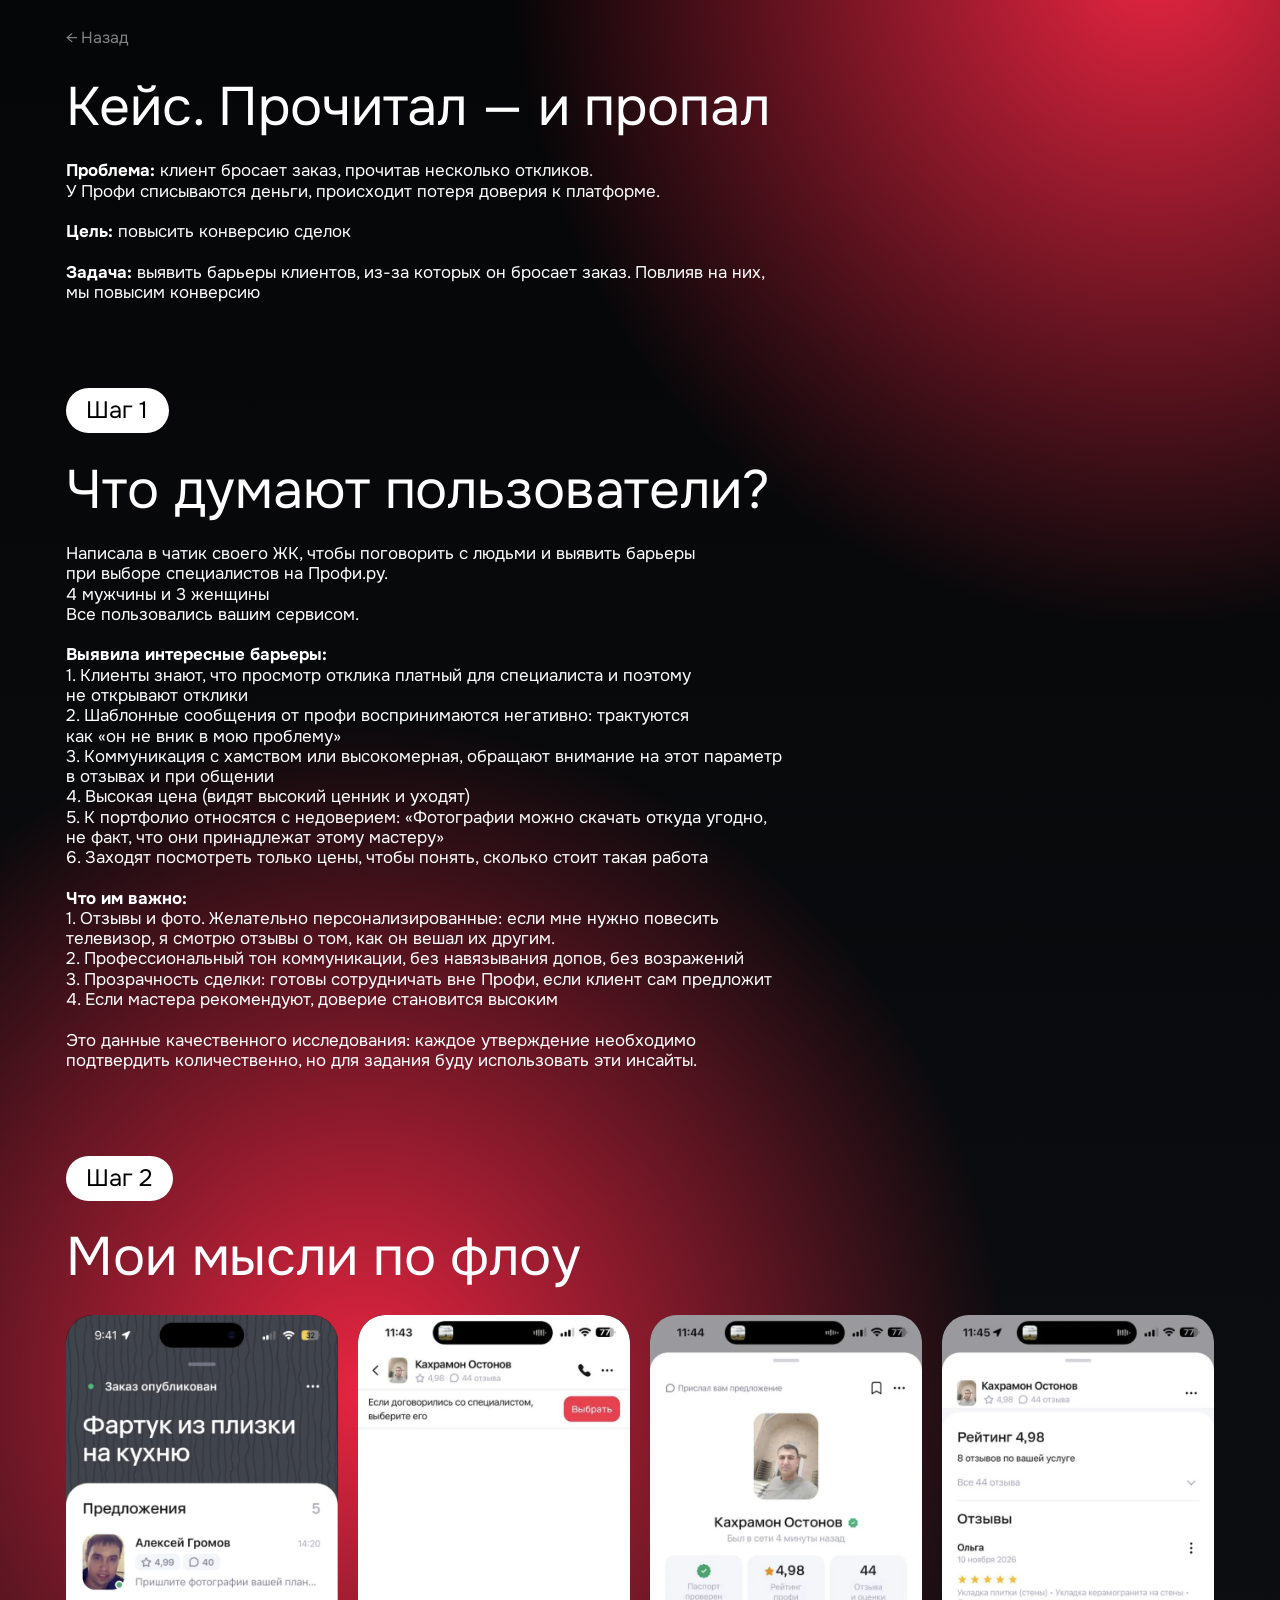
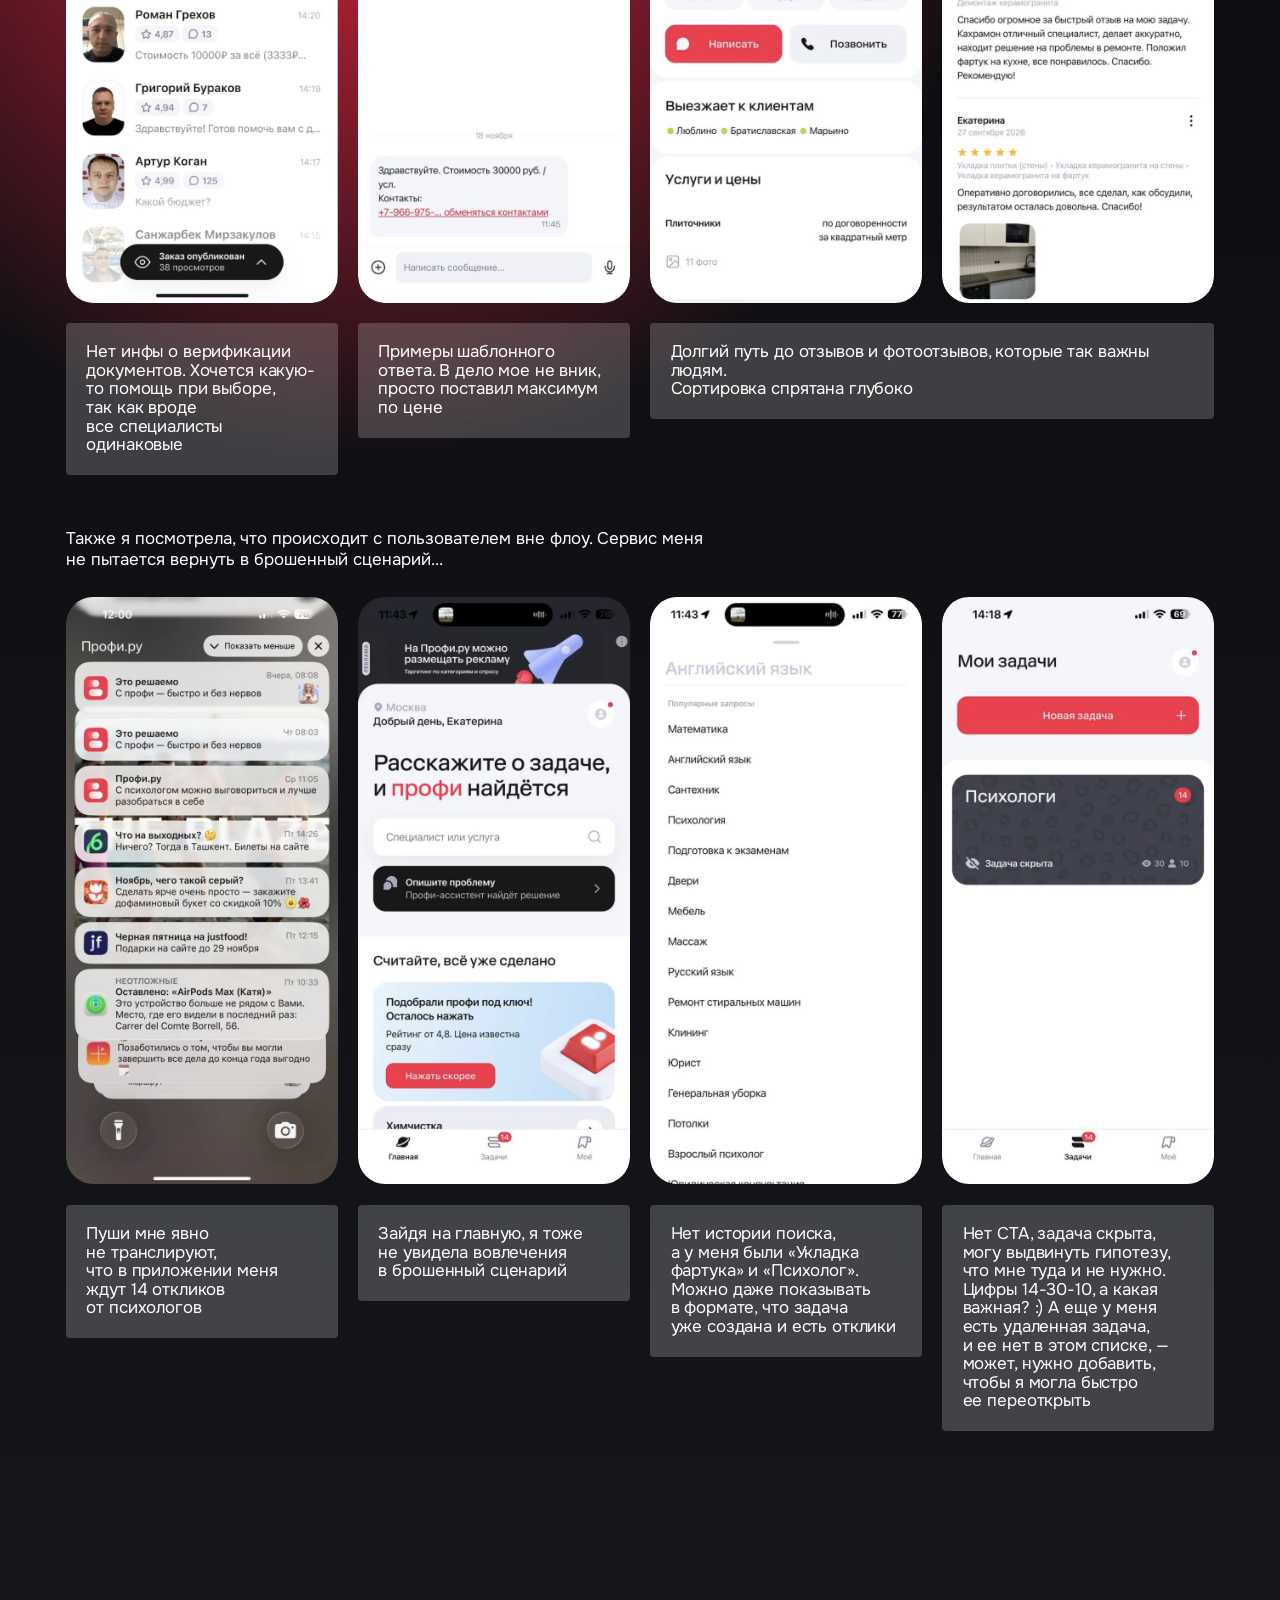
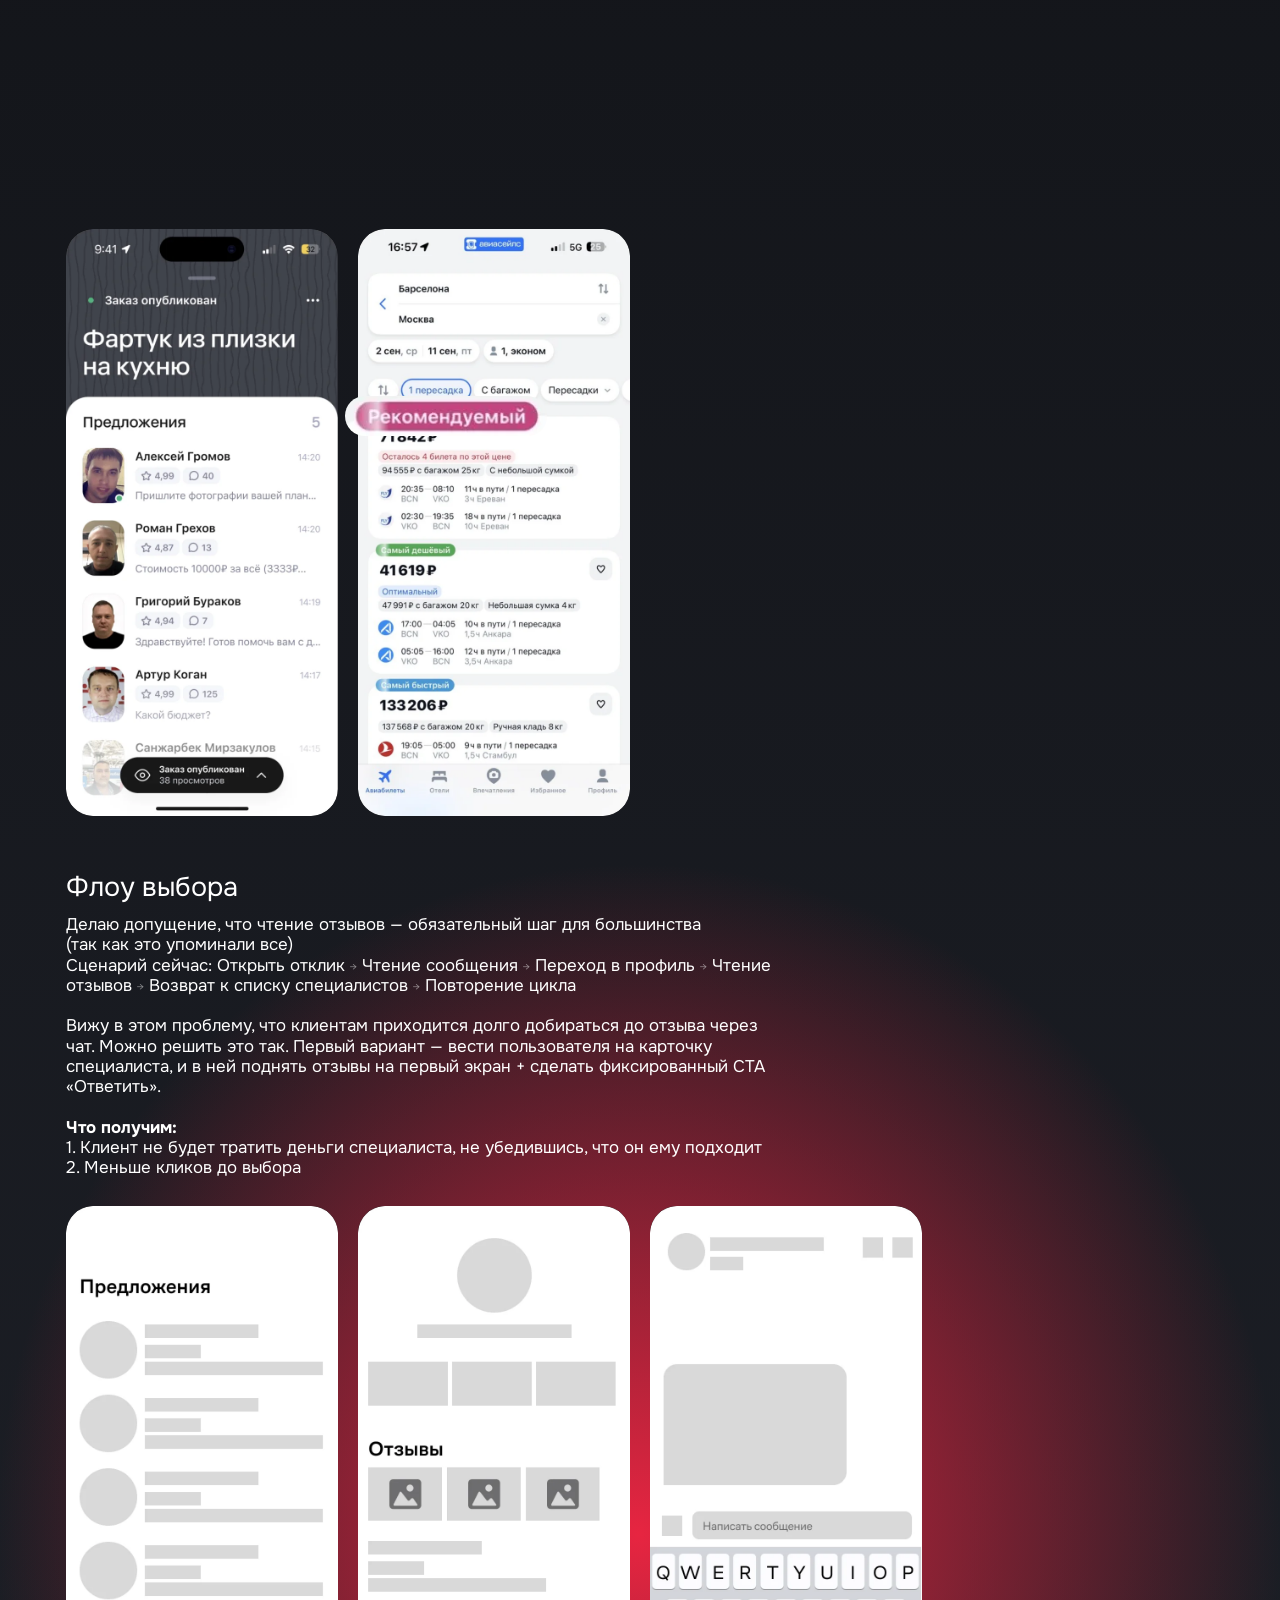
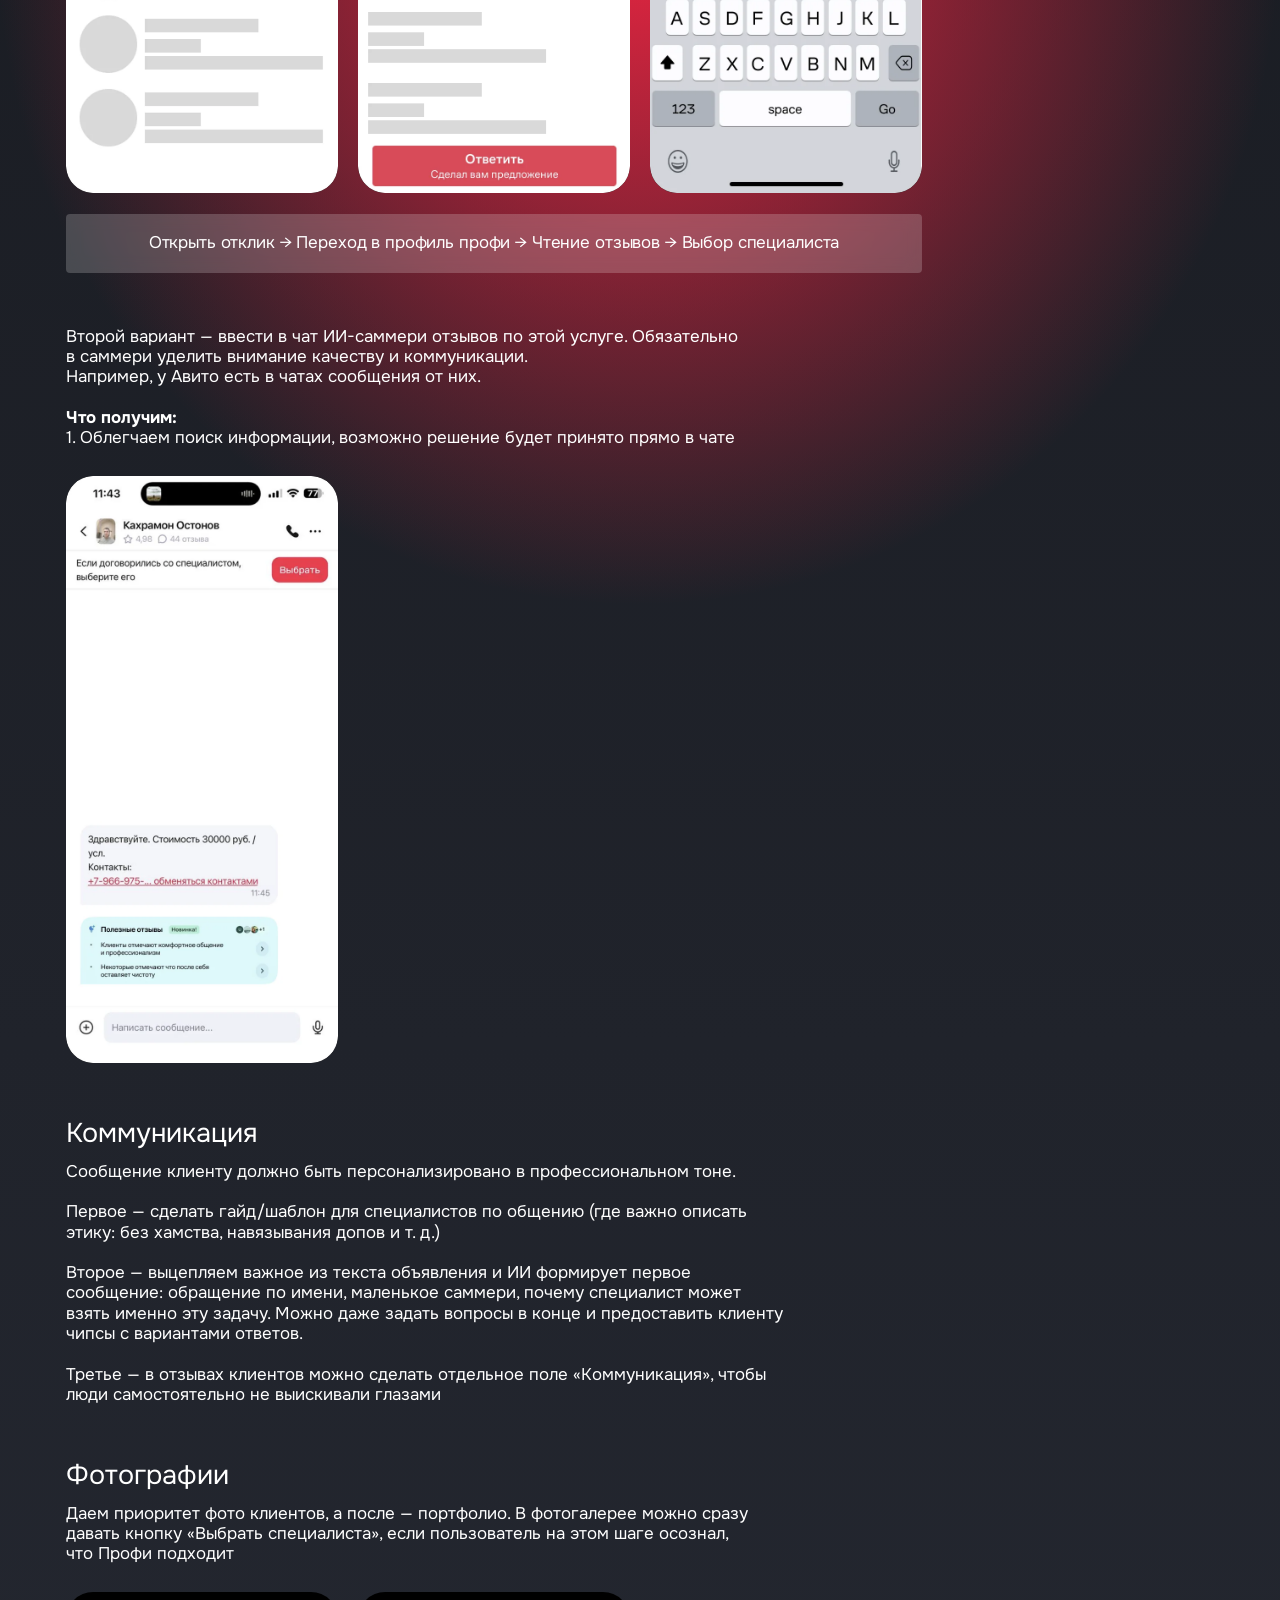
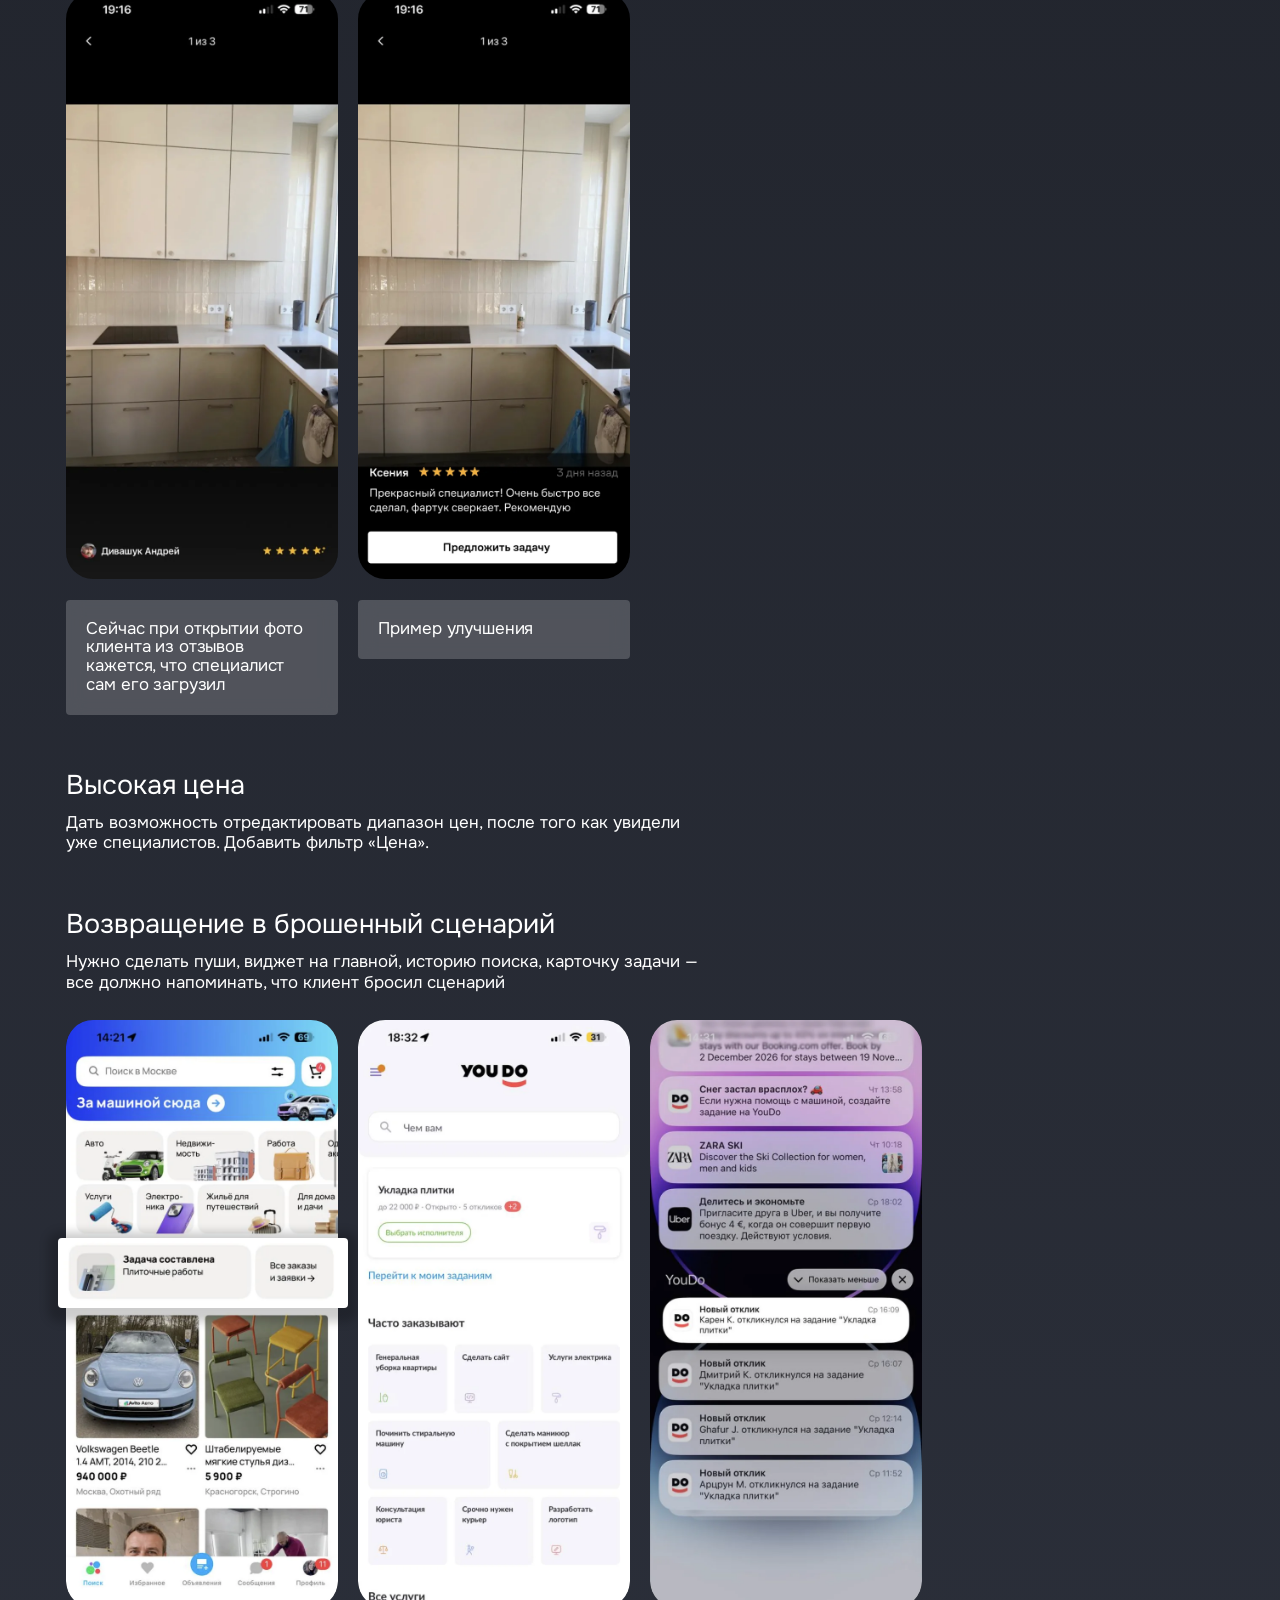
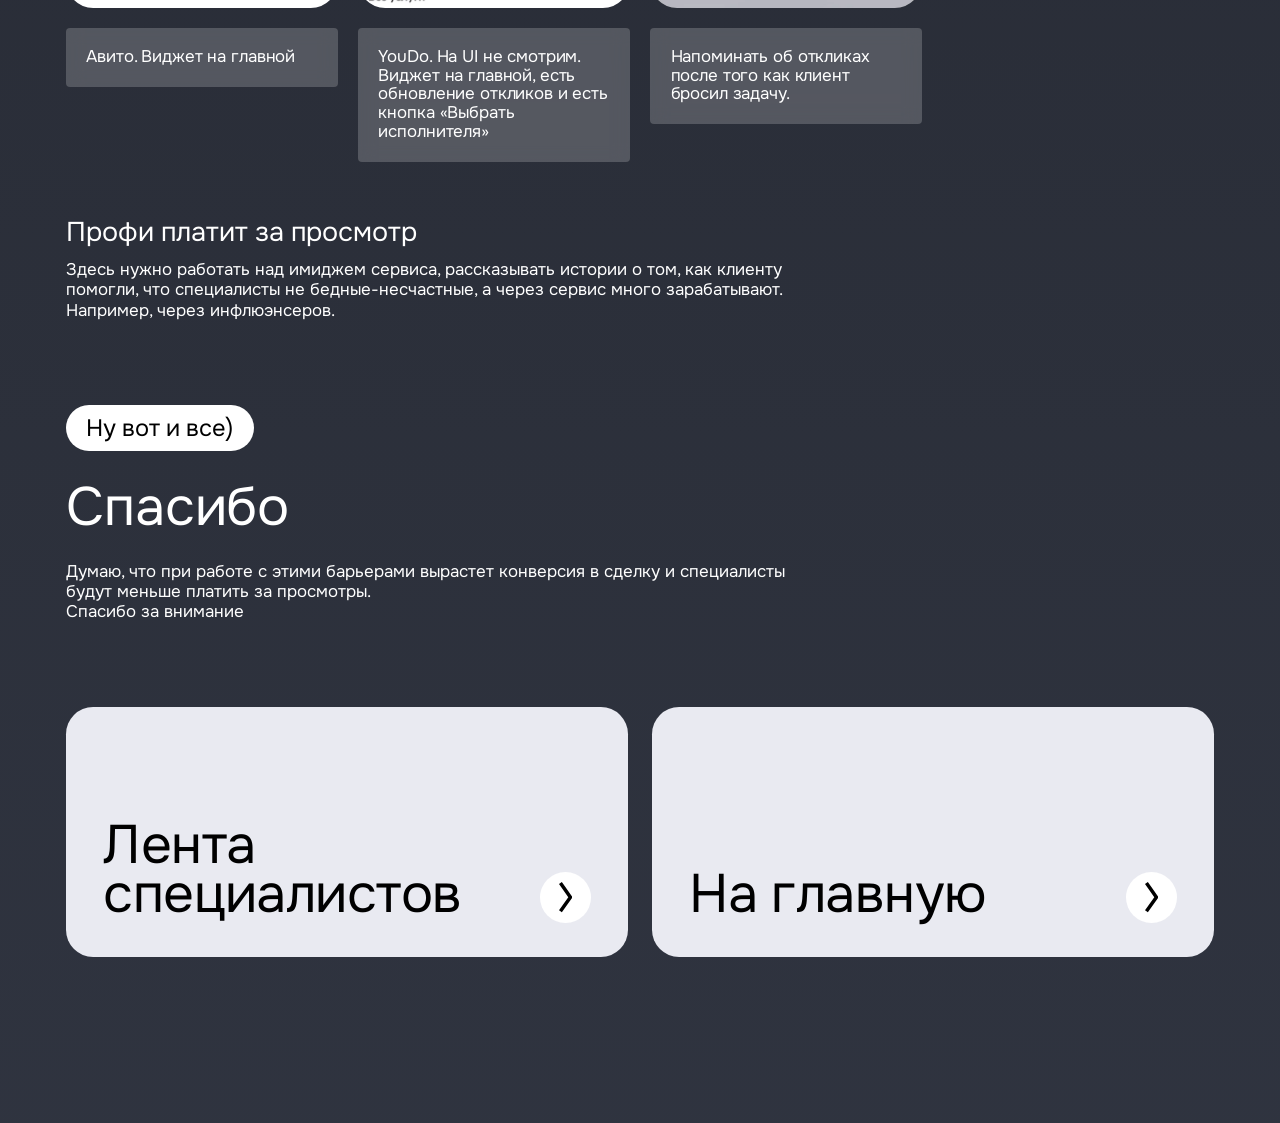
<file: profiru/case2.html>
<!doctype html>
<html lang="ru">
<head>
  <meta charset="utf-8">
  <meta name="viewport" content="width=device-width, initial-scale=1">
  <title>Кейс. Прочитал — и пропал — Профи.ру, тестовое задание</title>
  <meta name="description" content="Продуктовый кейс для Профи.ру: почему клиент бросает заказ после чтения откликов и как повысить конверсию в сделку.">
  <meta name="robots" content="noindex, nofollow">
  <meta name="theme-color" content="#000000">
  <link rel="icon" href="../favicon.svg" type="image/svg+xml">
  <link rel="preconnect" href="https://fonts.googleapis.com">
  <link rel="preconnect" href="https://fonts.gstatic.com" crossorigin>
  <link href="https://fonts.googleapis.com/css2?family=Onest:wght@400;700&display=swap" rel="stylesheet">
  <link rel="stylesheet" href="../profiru-case2.css?v=2026-11-23-3">
  <script>document.documentElement.classList.add("js")</script>
  <script>
    // show the clean address (no .html) even if the page was opened with it
    try { if (location.protocol.indexOf("http") === 0 && /\.html$/.test(location.pathname)) { history.replaceState(null, "", location.pathname.replace(/\.html$/, "") + location.search + location.hash); } } catch (e) {}
  </script>
  <script>
    /* Microsoft Clarity analytics (only on the live site, not in local previews) */
    if (/\.github\.io$/.test(location.hostname)) {
      (function(c,l,a,r,i,t,y){c[a]=c[a]||function(){(c[a].q=c[a].q||[]).push(arguments)};t=l.createElement(r);t.async=1;t.src="https://www.clarity.ms/tag/"+i;y=l.getElementsByTagName(r)[0];y.parentNode.insertBefore(t,y);})(window,document,"clarity","script","zay5hi9ajr");
    }
  </script>
</head>
<body>
  <main class="cs">
    <div class="cs-glow cs-glow--top" aria-hidden="true"></div>
    <a class="cs-nav" href="./">← Назад</a>

    <!-- Intro -->
    <section class="cs-step cs-intro">
      <h1 class="cs-h1 reveal">Кейс. Прочитал — и пропал</h1>
      <div class="cs-text reveal" style="--d:1">
        <p><strong>Проблема:</strong> клиент бросает заказ, прочитав несколько откликов.<br>У Профи списываются деньги, происходит потеря доверия к платформе.</p>
        <p><strong>Цель:</strong> повысить конверсию сделок</p>
        <p><strong>Задача:</strong> выявить барьеры клиентов, из-за которых он бросает заказ. Повлияв на них, мы повысим конверсию</p>
      </div>
    </section>

    <!-- Step 1 -->
    <section class="cs-step cs-step--1" aria-labelledby="step1">
      <div class="cs-head reveal">
        <span class="cs-badge">Шаг 1</span>
        <h2 class="cs-h1" id="step1">Что думают пользователи?</h2>
      </div>
      <div class="cs-text reveal">
        <p>Написала в чатик своего ЖК, чтобы поговорить с людьми и выявить барьеры при выборе специалистов на Профи.ру.<br>4 мужчины и 3 женщины<br>Все пользовались вашим сервисом.</p>
        <p><strong>Выявила интересные барьеры:</strong><br>
          1. Клиенты знают, что просмотр отклика платный для специалиста и поэтому не открывают отклики<br>
          2. Шаблонные сообщения от профи воспринимаются негативно: трактуются как «он не вник в мою проблему»<br>
          3. Коммуникация с хамством или высокомерная, обращают внимание на этот параметр в отзывах и при общении<br>
          4. Высокая цена (видят высокий ценник и уходят)<br>
          5. К портфолио относятся с недоверием: «Фотографии можно скачать откуда угодно, не факт, что они принадлежат этому мастеру»<br>
          6. Заходят посмотреть только цены, чтобы понять, сколько стоит такая работа</p>
        <p><strong>Что им важно:</strong><br>
          1. Отзывы и фото. Желательно персонализированные: если мне нужно повесить телевизор, я смотрю отзывы о том, как он вешал их другим.<br>
          2. Профессиональный тон коммуникации, без навязывания допов, без возражений<br>
          3. Прозрачность сделки: готовы сотрудничать вне Профи, если клиент сам предложит<br>
          4. Если мастера рекомендуют, доверие становится высоким</p>
        <p>Это данные качественного исследования: каждое утверждение необходимо подтвердить количественно, но для задания буду использовать эти инсайты.</p>
      </div>
    </section>

    <!-- Step 2 -->
    <section class="cs-step cs-step--2" aria-labelledby="step2">
      <div class="cs-glow cs-glow--mid" aria-hidden="true"></div>
      <div class="cs-head reveal">
        <span class="cs-badge">Шаг 2</span>
        <h2 class="cs-h1" id="step2">Мои мысли по флоу</h2>
      </div>

      <div class="cs-row">
        <figure class="cs-shot">
          <div class="cs-shot__img"><img src="../img/profiru/s2-specialists@2x.webp" width="642" height="1388" alt="Список специалистов, откликнувшихся на задачу" loading="lazy"></div>
          <figcaption class="cs-note">Нет инфы о верификации документов. Хочется какую-то помощь при выборе, так как вроде все специалисты одинаковые</figcaption>
        </figure>
        <figure class="cs-shot">
          <div class="cs-shot__img"><img src="../img/profiru/s2-template-reply@2x.webp" width="642" height="1388" alt="Шаблонный ответ специалиста в чате" loading="lazy"></div>
          <figcaption class="cs-note">Примеры шаблонного ответа. В дело мое не вник, просто поставил максимум по цене</figcaption>
        </figure>
        <figure class="cs-shot cs-shot--pair">
          <div class="cs-shot__pair">
            <div class="cs-shot__img"><img src="../img/profiru/s2-profile@2x.webp" width="640" height="1388" alt="Профиль специалиста" loading="lazy"></div>
            <div class="cs-shot__img"><img src="../img/profiru/s2-reviews@2x.webp" width="640" height="1388" alt="Отзывы о специалисте" loading="lazy"></div>
          </div>
          <figcaption class="cs-note">Долгий путь до отзывов и фотоотзывов, которые так важны людям.<br>Сортировка спрятана глубоко</figcaption>
        </figure>
      </div>

      <div class="cs-more">
        <p class="cs-text reveal">Также я посмотрела, что происходит с пользователем вне флоу. Сервис меня не пытается вернуть в брошенный сценарий...</p>
        <div class="cs-row" style="margin-top: var(--gap)">
          <figure class="cs-shot">
            <div class="cs-shot__img"><img src="../img/profiru/s2-push@2x.webp" width="640" height="1388" alt="Пуш-уведомления Профи.ру" loading="lazy"></div>
            <figcaption class="cs-note cs-note--sq">Пуши мне явно не транслируют, что в приложении меня ждут 14 откликов от психологов</figcaption>
          </figure>
          <figure class="cs-shot">
            <div class="cs-shot__img"><img src="../img/profiru/s2-home@2x.webp" width="640" height="1388" alt="Главная экран приложения" loading="lazy"></div>
            <figcaption class="cs-note cs-note--sq">Зайдя на главную, я тоже не увидела вовлечения в брошенный сценарий</figcaption>
          </figure>
          <figure class="cs-shot">
            <div class="cs-shot__img"><img src="../img/profiru/s2-search@2x.webp" width="640" height="1388" alt="Экран поиска услуг" loading="lazy"></div>
            <figcaption class="cs-note cs-note--sq">Нет истории поиска, а у меня были «Укладка фартука» и «Психолог». Можно даже показывать в формате, что задача уже создана и есть отклики</figcaption>
          </figure>
          <figure class="cs-shot">
            <div class="cs-shot__img"><img src="../img/profiru/s2-tasks@2x.webp" width="640" height="1388" alt="Список задач клиента" loading="lazy"></div>
            <figcaption class="cs-note cs-note--sq">Нет CTA, задача скрыта, могу выдвинуть гипотезу, что мне туда и не нужно. Цифры 14-30-10, а какая важная? :) А еще у меня есть удаленная задача, и ее нет в этом списке, — может, нужно добавить, чтобы я могла быстро ее переоткрыть</figcaption>
          </figure>
        </div>
      </div>
    </section>

    <!-- Step 3 -->
    <section class="cs-step cs-step--3" aria-labelledby="step3">
      <div class="cs-head reveal">
        <span class="cs-badge">Шаг 3</span>
        <h2 class="cs-h1" id="step3">Идеи по улучшению</h2>
      </div>

      <div class="cs-sub cs-sub--first">
        <h3 class="cs-h3 reveal">Список специалистов</h3>
        <div class="cs-text reveal">
          <p>Добавить персонализацию, связанную с запросом клиента, так как клиент пойдет это выискивать в отзывах самостоятельно.<br>Например, это могут быть бейджи «40 заказов по вашей задаче», «Мэтч 90%», как у Авиасейлс. Помогаем принять решение</p>
        </div>
        <div class="cs-row">
          <div class="cs-shot__img"><img src="../img/profiru/s2-specialists@2x.webp" width="642" height="1388" alt="Список специалистов сейчас" loading="lazy"></div>
          <div class="cs-shot__img">
            <img src="../img/profiru/s3-avia@2x.webp" width="642" height="1388" alt="Пример персональных бейджей в Авиасейлс" loading="lazy">
            <span class="cs-zoom cs-zoom--avia" style="background-image:url('../img/profiru/s3-avia@2x.webp')" aria-hidden="true"></span>
          </div>
        </div>
      </div>

      <div class="cs-sub cs-sub--glow">
        <div class="cs-glow cs-glow--flow" aria-hidden="true"></div>
        <h3 class="cs-h3 reveal">Флоу выбора</h3>
        <div class="cs-text reveal">
          <p>Делаю допущение, что чтение отзывов — обязательный шаг для большинства (так как это упоминали все)<br>
            Сценарий сейчас: Открыть отклик <span class="cs-arr">→</span> Чтение сообщения <span class="cs-arr">→</span> Переход в профиль <span class="cs-arr">→</span> Чтение отзывов <span class="cs-arr">→</span> Возврат к списку специалистов <span class="cs-arr">→</span> Повторение цикла</p>
          <p>Вижу в этом проблему, что клиентам приходится долго добираться до отзыва через чат. Можно решить это так. Первый вариант — вести пользователя на карточку специалиста, и в ней поднять отзывы на первый экран + сделать фиксированный CTA «Ответить».</p>
          <p><strong>Что получим:</strong><br>
            1. Клиент не будет тратить деньги специалиста, не убедившись, что он ему подходит<br>
            2. Меньше кликов до выбора</p>
        </div>
        <div class="cs-flow">
          <div class="cs-row">
            <div class="cs-shot__img"><img src="../img/profiru/flow-1@2x.webp" width="642" height="1388" alt="Флоу, шаг 1: отклик" loading="lazy"></div>
            <div class="cs-shot__img"><img src="../img/profiru/flow-2@2x.webp" width="642" height="1388" alt="Флоу, шаг 2: профиль специалиста с отзывами на первом экране" loading="lazy"></div>
            <div class="cs-shot__img"><img src="../img/profiru/flow-3@2x.webp" width="642" height="1388" alt="Флоу, шаг 3: выбор специалиста" loading="lazy"></div>
          </div>
          <p class="cs-note cs-note--sq reveal">Открыть отклик → Переход в профиль профи → Чтение отзывов → Выбор специалиста</p>
        </div>
      </div>

      <div class="cs-sub">
        <div class="cs-text reveal">
          <p>Второй вариант — ввести в чат ИИ-саммери отзывов по этой услуге. Обязательно в саммери уделить внимание качеству и коммуникации.<br>Например, у Авито есть в чатах сообщения от них.</p>
          <p><strong>Что получим:</strong><br>1. Облегчаем поиск информации, возможно решение будет принято прямо в чате</p>
        </div>
        <div class="cs-row">
          <div class="cs-shot__img"><img src="../img/profiru/chat-ai-summary@2x.webp" width="642" height="1388" alt="Чат с ИИ-саммери отзывов" loading="lazy"></div>
        </div>
      </div>

      <div class="cs-sub">
        <h3 class="cs-h3 reveal">Коммуникация</h3>
        <div class="cs-text reveal">
          <p>Сообщение клиенту должно быть персонализировано в профессиональном тоне.</p>
          <p>Первое — сделать гайд/шаблон для специалистов по общению (где важно описать этику: без хамства, навязывания допов и т. д.)</p>
          <p>Второе — выцепляем важное из текста объявления и ИИ формирует первое сообщение: обращение по имени, маленькое саммери, почему специалист может взять именно эту задачу. Можно даже задать вопросы в конце и предоставить клиенту чипсы с вариантами ответов.</p>
          <p>Третье — в отзывах клиентов можно сделать отдельное поле «Коммуникация», чтобы люди самостоятельно не выискивали глазами</p>
        </div>
      </div>

      <div class="cs-sub">
        <h3 class="cs-h3 reveal">Фотографии</h3>
        <div class="cs-text reveal">
          <p>Даем приоритет фото клиентов, а после — портфолио. В фотогалерее можно сразу давать кнопку «Выбрать специалиста», если пользователь на этом шаге осознал, что Профи подходит</p>
        </div>
        <div class="cs-row">
          <figure class="cs-shot">
            <div class="cs-shot__img"><img src="../img/profiru/photos-now@2x.webp" width="640" height="1388" alt="Фото клиента из отзыва сейчас" loading="lazy"></div>
            <figcaption class="cs-note">Сейчас при открытии фото клиента из отзывов кажется, что специалист сам его загрузил</figcaption>
          </figure>
          <figure class="cs-shot">
            <div class="cs-shot__img"><img src="../img/profiru/photos-better@2x.webp" width="640" height="1388" alt="Фото клиента с кнопкой «Выбрать специалиста»" loading="lazy"></div>
            <figcaption class="cs-note">Пример улучшения</figcaption>
          </figure>
        </div>
      </div>

      <div class="cs-sub">
        <h3 class="cs-h3 reveal">Высокая цена</h3>
        <div class="cs-text reveal">
          <p>Дать возможность отредактировать диапазон цен, после того как увидели уже специалистов. Добавить фильтр «Цена».</p>
        </div>
      </div>

      <div class="cs-sub">
        <h3 class="cs-h3 reveal">Возвращение в брошенный сценарий</h3>
        <div class="cs-text reveal">
          <p>Нужно сделать пуши, виджет на главной, историю поиска, карточку задачи — все должно напоминать, что клиент бросил сценарий</p>
        </div>
        <div class="cs-row">
          <figure class="cs-shot">
            <div class="cs-shot__img">
              <img src="../img/profiru/return-avito@2x.webp" width="640" height="1388" alt="Авито: виджет незавершённого сценария на главной" loading="lazy">
              <span class="cs-zoom cs-zoom--avito" style="background-image:url('../img/profiru/return-avito@2x.webp')" aria-hidden="true"></span>
            </div>
            <figcaption class="cs-note">Авито. Виджет на главной</figcaption>
          </figure>
          <figure class="cs-shot">
            <div class="cs-shot__img"><img src="../img/profiru/return-youdo@2x.webp" width="640" height="1388" alt="YouDo: виджет задачи на главной" loading="lazy"></div>
            <figcaption class="cs-note">YouDo. На UI не смотрим. Виджет на главной, есть обновление откликов и есть кнопка «Выбрать исполнителя»</figcaption>
          </figure>
          <figure class="cs-shot">
            <div class="cs-shot__img"><img src="../img/profiru/return-push@2x.webp" width="640" height="1388" alt="Пуш с напоминанием об откликах" loading="lazy"></div>
            <figcaption class="cs-note">Напоминать об откликах после того как клиент бросил задачу.</figcaption>
          </figure>
        </div>
      </div>

      <div class="cs-sub">
        <h3 class="cs-h3 reveal">Профи платит за просмотр</h3>
        <div class="cs-text reveal">
          <p>Здесь нужно работать над имиджем сервиса, рассказывать истории о том, как клиенту помогли, что специалисты не бедные-несчастные, а через сервис много зарабатывают. Например, через инфлюэнсеров.</p>
        </div>
      </div>
    </section>

    <!-- Thanks -->
    <section class="cs-step cs-thanks" aria-labelledby="thanks">
      <div class="cs-head reveal">
        <span class="cs-badge">Ну вот и все)</span>
        <div>
          <h2 class="cs-h1" id="thanks">Спасибо</h2>
          <div class="cs-text" style="margin-top: 24px">
            <p>Думаю, что при работе с этими барьерами вырастет конверсия в сделку и специалисты будут меньше платить за просмотры.<br>Спасибо за внимание</p>
          </div>
        </div>
      </div>
    </section>
    <nav class="c1-nav" aria-label="Другие разделы">
      <a class="reveal" href="case1"><span class="c1-nav__title">Лента специалистов</span><span class="c1-nav__arrow"><svg viewBox="0 0 16.29 36.42" aria-hidden="true"><path d="M15.432 17L16.286 18.211L15.432 19.422L3.432 36.422L0 34L11.145 18.211L0 2.422L3.432 0Z"/></svg></span></a>
      <a class="reveal" style="--d:1" href="./"><span class="c1-nav__title">На главную</span><span class="c1-nav__arrow"><svg viewBox="0 0 16.29 36.42" aria-hidden="true"><path d="M15.432 17L16.286 18.211L15.432 19.422L3.432 36.422L0 34L11.145 18.211L0 2.422L3.432 0Z"/></svg></span></a>
    </nav>
  </main>

  <script>
    (function () {
      var items = document.querySelectorAll(".reveal, .cs-row");
      items.forEach(function (g) {
        if (g.classList.contains("cs-row")) {
          Array.prototype.forEach.call(g.children, function (el, i) { el.style.setProperty("--i", i); });
        }
      });
      if (!("IntersectionObserver" in window)) {
        items.forEach(function (el) { el.classList.add("is-visible"); });
        return;
      }
      var io = new IntersectionObserver(function (entries) {
        entries.forEach(function (e) {
          if (e.isIntersecting || e.boundingClientRect.bottom < 0) {
            e.target.classList.add("is-visible");
            io.unobserve(e.target);
          }
        });
      }, { threshold: 0.15 });
      items.forEach(function (el) { io.observe(el); });
    })();
  </script>
</body>
</html>
</file>
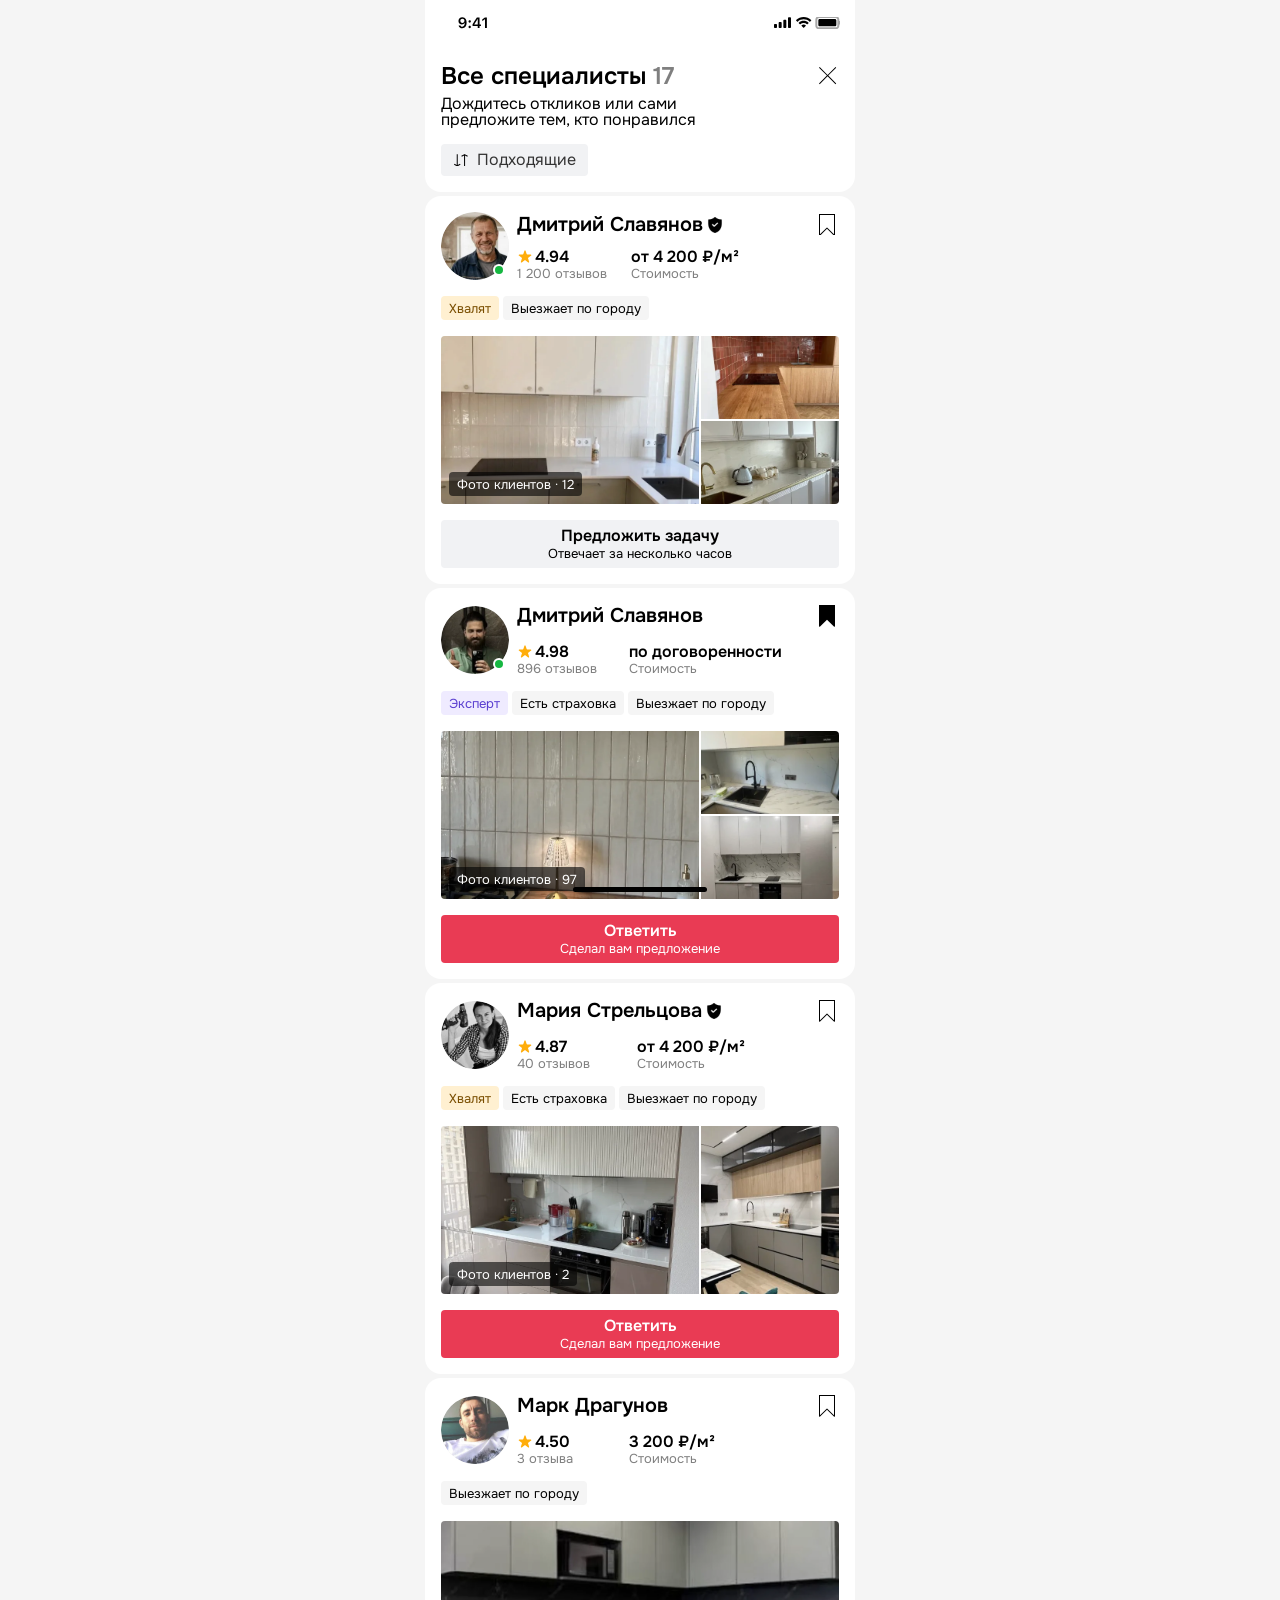
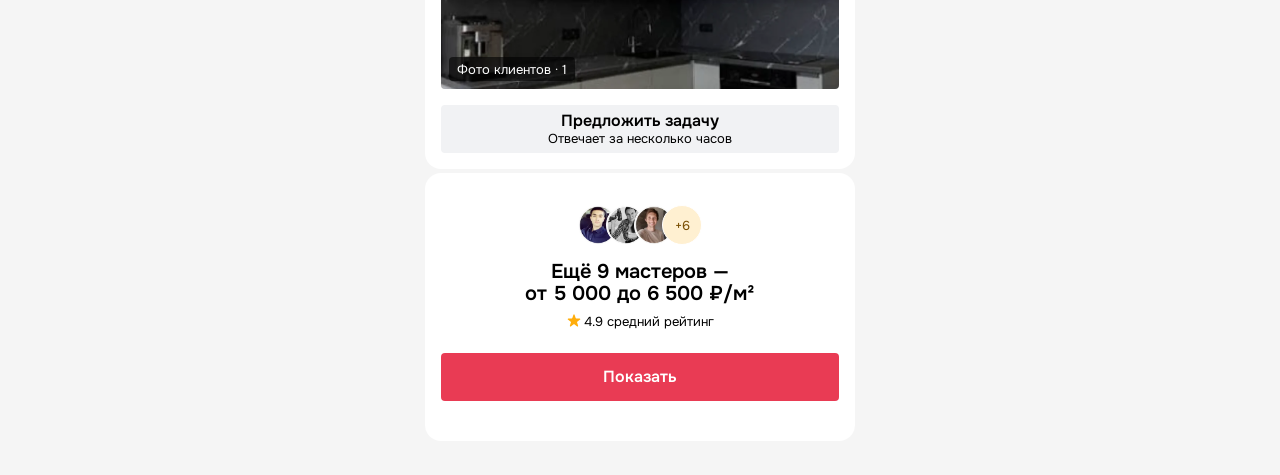
<file: profiru/prototipe.html>
<!doctype html>
<html lang="ru">
<head>
  <meta charset="utf-8">
  <meta name="viewport" content="width=device-width, initial-scale=1, viewport-fit=cover">
  <title>Все специалисты — прототип, Профи.ру</title>
  <meta name="description" content="Прототип экрана «Все специалисты» для тестового задания Профи.ру.">
  <meta name="robots" content="noindex, nofollow">
  <meta name="theme-color" content="#ffffff">
  <link rel="icon" href="../favicon.svg" type="image/svg+xml">
  <link rel="preconnect" href="https://fonts.googleapis.com">
  <link rel="preconnect" href="https://fonts.gstatic.com" crossorigin>
  <link href="https://fonts.googleapis.com/css2?family=Onest:wght@400;600&display=swap" rel="stylesheet">
  <link rel="stylesheet" href="../profiru-prototipe.css?v=2026-11-23-3">
  <script>
    // show the clean address (no .html) even if the page was opened with it
    try { if (location.protocol.indexOf("http") === 0 && /\.html$/.test(location.pathname)) { history.replaceState(null, "", location.pathname.replace(/\.html$/, "") + location.search + location.hash); } } catch (e) {}
  </script>
  <script>
    /* Microsoft Clarity analytics (only on the live site, not in local previews) */
    if (/\.github\.io$/.test(location.hostname)) {
      (function(c,l,a,r,i,t,y){c[a]=c[a]||function(){(c[a].q=c[a].q||[]).push(arguments)};t=l.createElement(r);t.async=1;t.src="https://www.clarity.ms/tag/"+i;y=l.getElementsByTagName(r)[0];y.parentNode.insertBefore(t,y);})(window,document,"clarity","script","zay5hi9ajr");
    }
  </script>
</head>
<body>
  <div class="app">
    <div class="sb" aria-hidden="true">
      <svg class="sb__time" aria-hidden="true" viewBox="0 0 54 21"> <g> <g transform="matrix(1 0 0 1 12.454 5.168)"> <path d="M3.867 11.089C6.555 11.089 8.152 8.987 8.152 5.427C8.152 4.087 7.896 2.959 7.405 2.087C6.694 0.732 5.471 0.000 3.926 0.000C1.626 0.000 0.000 1.545 0.000 3.713C0.000 5.750 1.465 7.229 3.479 7.229C4.717 7.229 5.720 6.650 6.218 5.647C6.218 5.647 6.240 5.647 6.240 5.647C6.240 5.647 6.270 5.647 6.277 5.647C6.292 5.647 6.343 5.647 6.343 5.647C6.343 8.064 5.427 9.507 3.882 9.507C2.974 9.507 2.271 9.009 2.029 8.210C2.029 8.210 0.146 8.210 0.146 8.210C0.461 9.946 1.934 11.089 3.867 11.089ZM3.933 5.728C2.717 5.728 1.853 4.863 1.853 3.655C1.853 2.476 2.761 1.575 3.940 1.575C5.120 1.575 6.028 2.490 6.028 3.684C6.028 4.863 5.142 5.728 3.933 5.728Z" fill-rule="nonzero" fill="#000000" /> <path d="M11.243 10.986C11.939 10.986 12.415 10.488 12.415 9.829C12.415 9.163 11.939 8.672 11.243 8.672C10.554 8.672 10.071 9.163 10.071 9.829C10.071 10.488 10.554 10.986 11.243 10.986ZM11.243 5.493C11.939 5.493 12.415 5.002 12.415 4.343C12.415 3.677 11.939 3.186 11.243 3.186C10.554 3.186 10.071 3.677 10.071 4.343C10.071 5.002 10.554 5.493 11.243 5.493Z" fill-rule="nonzero" fill="#000000" /> <path d="M19.271 10.833C19.271 10.833 21.080 10.833 21.080 10.833C21.080 10.833 21.080 8.862 21.080 8.862C21.080 8.862 22.508 8.862 22.508 8.862C22.508 8.862 22.508 7.266 22.508 7.266C22.508 7.266 21.080 7.266 21.080 7.266C21.080 7.266 21.080 0.264 21.080 0.264C21.080 0.264 18.414 0.264 18.414 0.264C16.546 3.076 15.059 5.427 14.107 7.178C14.107 7.178 14.107 8.862 14.107 8.862C14.107 8.862 19.271 8.862 19.271 8.862C19.271 8.862 19.271 10.833 19.271 10.833ZM15.858 7.200C17.088 5.032 18.187 3.296 19.197 1.802C19.197 1.802 19.300 1.802 19.300 1.802C19.300 1.802 19.300 7.310 19.300 7.310C19.300 7.310 15.858 7.310 15.858 7.310C15.858 7.310 15.858 7.200 15.858 7.200Z" fill-rule="nonzero" fill="#000000" /> <path d="M26.537 10.833C26.537 10.833 28.426 10.833 28.426 10.833C28.426 10.833 28.426 0.264 28.426 0.264C28.426 0.264 26.544 0.264 26.544 0.264C26.544 0.264 23.783 2.197 23.783 2.197C23.783 2.197 23.783 4.014 23.783 4.014C23.783 4.014 26.412 2.168 26.412 2.168C26.412 2.168 26.537 2.168 26.537 2.168C26.537 2.168 26.537 10.833 26.537 10.833Z" fill-rule="nonzero" fill="#000000" /> </g> </g> </svg>
      <svg class="sb__right" aria-hidden="true" viewBox="0 0 66.66 11.34" preserveAspectRatio="none"> <g transform="matrix(1 0 0 1 42.333 0.003)"> <path d="M2.667 0L2.667 1L19.333 1L19.333 0L19.333 -1L2.667 -1L2.667 0ZM22 2.667L21 2.667L21 8.667L22 8.667L23 8.667L23 2.667L22 2.667ZM19.333 11.333L19.333 10.333L2.667 10.333L2.667 11.333L2.667 12.333L19.333 12.333L19.333 11.333ZM0 8.667L1 8.667L1 2.667L0 2.667L-1 2.667L-1 8.667L0 8.667ZM2.667 11.333L2.667 10.333C1.746 10.333 1 9.587 1 8.667L0 8.667L-1 8.667C-1 10.692 0.642 12.333 2.667 12.333L2.667 11.333ZM22 8.667L21 8.667C21 9.587 20.254 10.333 19.333 10.333L19.333 11.333L19.333 12.333C21.358 12.333 23 10.692 23 8.667L22 8.667ZM19.333 0L19.333 1C20.254 1 21 1.746 21 2.667L22 2.667L23 2.667C23 0.642 21.358 -1 19.333 -1L19.333 0ZM2.667 0L2.667 -1C0.642 -1 -1 0.642 -1 2.667L0 2.667L1 2.667C1 1.746 1.746 1 2.667 1L2.667 0Z" fill-rule="nonzero" fill="#000000" opacity="0.35" /> <path transform="matrix(1 0 0 1 23 3.667)" d="M0.000 0.000C0.000 0.000 0.000 4.000 0.000 4.000C0.805 3.661 1.328 2.873 1.328 2.000C1.328 1.127 0.805 0.339 0.000 0.000Z" fill-rule="nonzero" fill="#000000" opacity="0.4" /> <path transform="matrix(1 0 0 1 2 2)" d="M1.333 0.000C1.333 0.000 16.667 0.000 16.667 0.000C17.020 0.000 17.359 0.140 17.609 0.391C17.860 0.641 18.000 0.980 18.000 1.333C18.000 1.333 18.000 6.000 18.000 6.000C18.000 6.736 17.403 7.333 16.667 7.333C16.667 7.333 1.333 7.333 1.333 7.333C0.597 7.333 0.000 6.736 0.000 6.000C0.000 6.000 0.000 1.333 0.000 1.333C-0.000 0.597 0.597 0.000 1.333 0.000Z" fill-rule="nonzero" fill="#000000" /> </g> <path transform="matrix(1 0 0 1 22.027 0)" d="M5.427 8.401C6.702 7.322 8.571 7.322 9.847 8.401C9.911 8.459 9.947 8.541 9.949 8.627C9.951 8.714 9.917 8.797 9.855 8.858L7.858 10.873C7.800 10.932 7.720 10.966 7.637 10.966C7.553 10.966 7.474 10.932 7.415 10.873L5.417 8.858C5.355 8.797 5.321 8.714 5.323 8.627C5.325 8.541 5.363 8.459 5.427 8.401ZM2.762 5.711C5.510 3.155 9.766 3.155 12.514 5.711C12.576 5.771 12.611 5.854 12.612 5.940C12.613 6.026 12.579 6.109 12.519 6.170L11.364 7.337C11.245 7.456 11.053 7.459 10.931 7.343C10.028 6.526 8.854 6.073 7.637 6.073C6.420 6.074 5.247 6.526 4.345 7.343C4.223 7.459 4.030 7.456 3.911 7.337L2.757 6.170C2.696 6.109 2.662 6.026 2.663 5.940C2.664 5.854 2.700 5.771 2.762 5.711ZM0.097 3.029C4.312 -1.010 10.962 -1.010 15.177 3.029C15.238 3.089 15.272 3.172 15.272 3.257C15.273 3.343 15.239 3.425 15.179 3.486L14.022 4.653C13.903 4.772 13.711 4.773 13.590 4.655C11.984 3.129 9.853 2.278 7.637 2.278C5.421 2.278 3.289 3.129 1.683 4.655C1.562 4.773 1.369 4.772 1.250 4.653L0.094 3.486C0.033 3.425 -0.001 3.343 0.000 3.257C0.001 3.172 0.036 3.089 0.097 3.029Z" fill-rule="nonzero" fill="#000000" /> <path transform="matrix(1 0 0 1 0 0.336)" d="M2.000 6.667C2.552 6.667 3.000 7.115 3.000 7.667L3.000 9.667C3.000 10.219 2.552 10.667 2.000 10.667L1.000 10.667C0.448 10.667 0.000 10.219 0.000 9.667L0.000 7.667C0.000 7.115 0.448 6.667 1.000 6.667L2.000 6.667ZM6.667 4.667C7.219 4.667 7.667 5.115 7.667 5.667L7.667 9.667C7.667 10.219 7.219 10.667 6.667 10.667L5.667 10.667C5.115 10.667 4.667 10.219 4.667 9.667L4.667 5.667C4.667 5.115 5.115 4.667 5.667 4.667L6.667 4.667ZM11.333 2.333C11.885 2.333 12.333 2.781 12.333 3.333L12.333 9.667C12.333 10.219 11.885 10.667 11.333 10.667L10.333 10.667C9.781 10.667 9.333 10.219 9.333 9.667L9.333 3.333C9.333 2.781 9.781 2.333 10.333 2.333L11.333 2.333ZM16.000 0.000C16.552 -0.000 17.000 0.448 17.000 1.000L17.000 9.667C17.000 10.219 16.552 10.667 16.000 10.667L15.000 10.667C14.448 10.667 14.000 10.219 14.000 9.667L14.000 1.000C14.000 0.448 14.448 0.000 15.000 0.000L16.000 0.000Z" fill-rule="nonzero" fill="#000000" /> </svg>
    </div>

    <header class="head">
      <div class="head__row">
        <h1 class="head__title m">Все специалисты <span class="head__count">17</span></h1>
        <button class="head__close" type="button" aria-label="Закрыть"><svg class="" aria-hidden="true" viewBox="0 0 17.21 17.21"> <path d="M17.207 0.707L9.311 8.604L17.207 16.500L16.500 17.207L8.604 9.311L0.707 17.207L0.000 16.500L7.896 8.604L0.000 0.707L0.707 0.000L8.604 7.896L16.500 0.000L17.207 0.707Z" fill-rule="nonzero" fill="#000000" /> </svg></button>
      </div>
      <p class="head__sub">Дождитесь откликов или сами предложите тем, кто понравился</p>
      <button class="chip" type="button"><svg class="" aria-hidden="true" viewBox="0 0 13.82 12.48"> <path d="M3.743 11.055L6.000 9.801L6.486 10.676L3.486 12.342L3.243 12.477L3.000 12.342L0.000 10.676L0.486 9.801L2.743 11.055L2.743 0.238L3.743 0.238L3.743 11.055ZM10.819 0.135L13.819 1.801L13.576 2.238L13.334 2.676L11.076 1.421L11.076 12.238L10.076 12.238L10.076 1.421L7.819 2.676L7.576 2.238L7.334 1.801L10.334 0.135L10.576 0.000L10.819 0.135Z" fill-rule="nonzero" fill="#000000" /> </svg>Подходящие</button>
    </header>

    <main class="feed">
      <article class="card">
        <div class="pro">
          <div class="pro__ava"><img src="../img/profiru/proto-avatar-1@3x.webp" width="68" height="68" alt=""><svg class="pro__dot" aria-hidden="true" viewBox="0 0 12 12"><circle cx="6" cy="6" r="6" fill="#FFFFFF"/><circle cx="6" cy="6" r="4" fill="#16B741"/></svg></div>
          <div class="pro__info">
            <div class="pro__top">
              <h2 class="pro__name m">Дмитрий Славянов<img src="../img/profiru/proto-verified@3x.webp" width="16" height="16" alt="Документы проверены"></h2>
              <button class="bm" type="button" aria-label="В избранное" aria-pressed="false"><svg class="bm__off" aria-hidden="true" viewBox="0 0 16 21.86"> <path d="M16.000 21.500L15.150 21.857L8.000 14.854L0.850 21.857L0.000 21.500L0.000 0.000L16.000 0.000L16.000 21.500ZM1.000 20.311L7.650 13.798L8.000 13.455L8.350 13.798L15.000 20.311L15.000 1.000L1.000 1.000L1.000 20.311Z" fill-rule="nonzero" fill="#000000" /> </svg><svg class="bm__on" aria-hidden="true" viewBox="0 0 16 21.86"> <path d="M16.000 21.500L15.150 21.857L8.000 14.854L0.850 21.857L0.000 21.500L0.000 0.000L16.000 0.000L16.000 21.500Z" fill-rule="nonzero" fill="#000000" /> </svg></button>
            </div>
            <div class="pro__stats">
              <div class="stat"><span class="stat__val m"><svg class="i-star" aria-hidden="true" viewBox="0 0 16 16"> <path d="M7.429 1.756 A0.6 0.6 0 0 1 8.571 1.756 L9.661 5.113 A0.6 0.6 0 0 0 10.232 5.528 L13.761 5.528 A0.6 0.6 0 0 1 14.114 6.613 L11.259 8.688 A0.6 0.6 0 0 0 11.041 9.359 L12.131 12.716 A0.6 0.6 0 0 1 11.208 13.387 L8.353 11.312 A0.6 0.6 0 0 0 7.647 11.312 L4.792 13.387 A0.6 0.6 0 0 1 3.869 12.716 L4.959 9.359 A0.6 0.6 0 0 0 4.741 8.688 L1.886 6.613 A0.6 0.6 0 0 1 2.239 5.528 L5.768 5.528 A0.6 0.6 0 0 0 6.339 5.113Z" fill-rule="nonzero" fill="#FFAD0B" /> </svg>4.94</span><span class="stat__label">1 200 отзывов</span></div>
              <div class="stat"><span class="stat__val m">от 4 200 ₽/м²</span><span class="stat__label">Стоимость</span></div>
            </div>
          </div>
        </div>
        <div class="badges"><span class="badge badge--praise">Хвалят</span><span class="badge">Выезжает по городу</span></div>
        <div class="gal"><div class="gal__main"><img src="../img/profiru/proto-c1-1@3x.webp" width="666" height="504" alt="" loading="lazy"></div><div class="gal__side"><img src="../img/profiru/proto-c1-2@3x.webp" width="357" height="249" alt="" loading="lazy"><img src="../img/profiru/proto-c1-3@3x.webp" width="357" height="249" alt="" loading="lazy"></div><span class="gal__tag">Фото клиентов · 12</span></div>
        <div class="cta-wrap"><button class="cta" type="button"><span class="cta__label m">Предложить задачу</span><span class="cta__sub">Отвечает за несколько часов</span></button></div>
      </article>
      <article class="card card--loose">
        <div class="pro">
          <div class="pro__ava"><img src="../img/profiru/proto-avatar-2@3x.webp" width="68" height="68" alt=""><svg class="pro__dot" aria-hidden="true" viewBox="0 0 12 12"><circle cx="6" cy="6" r="6" fill="#FFFFFF"/><circle cx="6" cy="6" r="4" fill="#16B741"/></svg></div>
          <div class="pro__info">
            <div class="pro__top">
              <h2 class="pro__name m">Дмитрий Славянов</h2>
              <button class="bm" type="button" aria-label="В избранное" aria-pressed="true"><svg class="bm__off" aria-hidden="true" viewBox="0 0 16 21.86"> <path d="M16.000 21.500L15.150 21.857L8.000 14.854L0.850 21.857L0.000 21.500L0.000 0.000L16.000 0.000L16.000 21.500ZM1.000 20.311L7.650 13.798L8.000 13.455L8.350 13.798L15.000 20.311L15.000 1.000L1.000 1.000L1.000 20.311Z" fill-rule="nonzero" fill="#000000" /> </svg><svg class="bm__on" aria-hidden="true" viewBox="0 0 16 21.86"> <path d="M16.000 21.500L15.150 21.857L8.000 14.854L0.850 21.857L0.000 21.500L0.000 0.000L16.000 0.000L16.000 21.500Z" fill-rule="nonzero" fill="#000000" /> </svg></button>
            </div>
            <div class="pro__stats">
              <div class="stat"><span class="stat__val m"><svg class="i-star" aria-hidden="true" viewBox="0 0 16 16"> <path d="M7.429 1.756 A0.6 0.6 0 0 1 8.571 1.756 L9.661 5.113 A0.6 0.6 0 0 0 10.232 5.528 L13.761 5.528 A0.6 0.6 0 0 1 14.114 6.613 L11.259 8.688 A0.6 0.6 0 0 0 11.041 9.359 L12.131 12.716 A0.6 0.6 0 0 1 11.208 13.387 L8.353 11.312 A0.6 0.6 0 0 0 7.647 11.312 L4.792 13.387 A0.6 0.6 0 0 1 3.869 12.716 L4.959 9.359 A0.6 0.6 0 0 0 4.741 8.688 L1.886 6.613 A0.6 0.6 0 0 1 2.239 5.528 L5.768 5.528 A0.6 0.6 0 0 0 6.339 5.113Z" fill-rule="nonzero" fill="#FFAD0B" /> </svg>4.98</span><span class="stat__label">896 отзывов</span></div>
              <div class="stat"><span class="stat__val m">по договоренности</span><span class="stat__label">Стоимость</span></div>
            </div>
          </div>
        </div>
        <div class="badges"><span class="badge badge--expert">Эксперт</span><span class="badge">Есть страховка</span><span class="badge">Выезжает по городу</span></div>
        <div class="gal"><div class="gal__main"><img src="../img/profiru/proto-c2-1@3x.webp" width="666" height="504" alt="" loading="lazy"></div><div class="gal__side"><img src="../img/profiru/proto-c2-2@3x.webp" width="357" height="249" alt="" loading="lazy"><img src="../img/profiru/proto-c2-3@3x.webp" width="357" height="249" alt="" loading="lazy"></div><span class="gal__tag">Фото клиентов · 97</span></div>
        <div class="cta-wrap"><button class="cta cta--primary" type="button"><span class="cta__label m">Ответить</span><span class="cta__sub">Сделал вам предложение</span></button></div>
      </article>
      <article class="card card--loose card--wide-stats">
        <div class="pro">
          <div class="pro__ava"><img src="../img/profiru/proto-avatar-3@3x.webp" width="68" height="68" alt=""></div>
          <div class="pro__info">
            <div class="pro__top">
              <h2 class="pro__name m">Мария Стрельцова<img src="../img/profiru/proto-verified@3x.webp" width="16" height="16" alt="Документы проверены"></h2>
              <button class="bm" type="button" aria-label="В избранное" aria-pressed="false"><svg class="bm__off" aria-hidden="true" viewBox="0 0 16 21.86"> <path d="M16.000 21.500L15.150 21.857L8.000 14.854L0.850 21.857L0.000 21.500L0.000 0.000L16.000 0.000L16.000 21.500ZM1.000 20.311L7.650 13.798L8.000 13.455L8.350 13.798L15.000 20.311L15.000 1.000L1.000 1.000L1.000 20.311Z" fill-rule="nonzero" fill="#000000" /> </svg><svg class="bm__on" aria-hidden="true" viewBox="0 0 16 21.86"> <path d="M16.000 21.500L15.150 21.857L8.000 14.854L0.850 21.857L0.000 21.500L0.000 0.000L16.000 0.000L16.000 21.500Z" fill-rule="nonzero" fill="#000000" /> </svg></button>
            </div>
            <div class="pro__stats">
              <div class="stat"><span class="stat__val m"><svg class="i-star" aria-hidden="true" viewBox="0 0 16 16"> <path d="M7.429 1.756 A0.6 0.6 0 0 1 8.571 1.756 L9.661 5.113 A0.6 0.6 0 0 0 10.232 5.528 L13.761 5.528 A0.6 0.6 0 0 1 14.114 6.613 L11.259 8.688 A0.6 0.6 0 0 0 11.041 9.359 L12.131 12.716 A0.6 0.6 0 0 1 11.208 13.387 L8.353 11.312 A0.6 0.6 0 0 0 7.647 11.312 L4.792 13.387 A0.6 0.6 0 0 1 3.869 12.716 L4.959 9.359 A0.6 0.6 0 0 0 4.741 8.688 L1.886 6.613 A0.6 0.6 0 0 1 2.239 5.528 L5.768 5.528 A0.6 0.6 0 0 0 6.339 5.113Z" fill-rule="nonzero" fill="#FFAD0B" /> </svg>4.87</span><span class="stat__label">40 отзывов</span></div>
              <div class="stat"><span class="stat__val m">от 4 200 ₽/м²</span><span class="stat__label">Стоимость</span></div>
            </div>
          </div>
        </div>
        <div class="badges"><span class="badge badge--praise">Хвалят</span><span class="badge">Есть страховка</span><span class="badge">Выезжает по городу</span></div>
        <div class="gal"><div class="gal__main"><img src="../img/profiru/proto-c3-1@3x.webp" width="666" height="504" alt="" loading="lazy"></div><div class="gal__side"><img src="../img/profiru/proto-c3-2@3x.webp" width="357" height="504" alt="" loading="lazy"></div><span class="gal__tag">Фото клиентов · 2</span></div>
        <div class="cta-wrap"><button class="cta cta--primary" type="button"><span class="cta__label m">Ответить</span><span class="cta__sub">Сделал вам предложение</span></button></div>
      </article>
      <article class="card card--loose">
        <div class="pro">
          <div class="pro__ava"><img src="../img/profiru/proto-avatar-4@3x.webp" width="68" height="68" alt=""></div>
          <div class="pro__info">
            <div class="pro__top">
              <h2 class="pro__name m">Марк Драгунов</h2>
              <button class="bm" type="button" aria-label="В избранное" aria-pressed="false"><svg class="bm__off" aria-hidden="true" viewBox="0 0 16 21.86"> <path d="M16.000 21.500L15.150 21.857L8.000 14.854L0.850 21.857L0.000 21.500L0.000 0.000L16.000 0.000L16.000 21.500ZM1.000 20.311L7.650 13.798L8.000 13.455L8.350 13.798L15.000 20.311L15.000 1.000L1.000 1.000L1.000 20.311Z" fill-rule="nonzero" fill="#000000" /> </svg><svg class="bm__on" aria-hidden="true" viewBox="0 0 16 21.86"> <path d="M16.000 21.500L15.150 21.857L8.000 14.854L0.850 21.857L0.000 21.500L0.000 0.000L16.000 0.000L16.000 21.500Z" fill-rule="nonzero" fill="#000000" /> </svg></button>
            </div>
            <div class="pro__stats">
              <div class="stat"><span class="stat__val m"><svg class="i-star" aria-hidden="true" viewBox="0 0 16 16"> <path d="M7.429 1.756 A0.6 0.6 0 0 1 8.571 1.756 L9.661 5.113 A0.6 0.6 0 0 0 10.232 5.528 L13.761 5.528 A0.6 0.6 0 0 1 14.114 6.613 L11.259 8.688 A0.6 0.6 0 0 0 11.041 9.359 L12.131 12.716 A0.6 0.6 0 0 1 11.208 13.387 L8.353 11.312 A0.6 0.6 0 0 0 7.647 11.312 L4.792 13.387 A0.6 0.6 0 0 1 3.869 12.716 L4.959 9.359 A0.6 0.6 0 0 0 4.741 8.688 L1.886 6.613 A0.6 0.6 0 0 1 2.239 5.528 L5.768 5.528 A0.6 0.6 0 0 0 6.339 5.113Z" fill-rule="nonzero" fill="#FFAD0B" /> </svg>4.50</span><span class="stat__label">3 отзыва</span></div>
              <div class="stat"><span class="stat__val m">3 200 ₽/м²</span><span class="stat__label">Стоимость</span></div>
            </div>
          </div>
        </div>
        <div class="badges"><span class="badge">Выезжает по городу</span></div>
        <div class="gal gal--one"><div class="gal__main"><img src="../img/profiru/proto-c4-1@3x.webp" width="1029" height="504" alt="" loading="lazy"></div><span class="gal__tag">Фото клиентов · 1</span></div>
        <div class="cta-wrap"><button class="cta" type="button"><span class="cta__label m">Предложить задачу</span><span class="cta__sub">Отвечает за несколько часов</span></button></div>
      </article>

      <section class="card more">
        <div class="more__inner">
          <div class="stack" aria-hidden="true">
            <img src="../img/profiru/proto-mini-1@3x.webp" width="40" height="40" alt="">
            <img src="../img/profiru/proto-mini-2@3x.webp" width="40" height="40" alt="">
            <img src="../img/profiru/proto-mini-3@3x.webp" width="40" height="40" alt="">
            <span class="stack__more">+6</span>
          </div>
          <p class="more__title m"><span class="nw">Ещё 9 мастеров —</span><br><span class="nw">от 5 000 до 6 500 ₽/м²</span></p>
          <p class="more__rating"><svg class="" aria-hidden="true" viewBox="0 0 16 16"> <path d="M7.429 1.756 A0.6 0.6 0 0 1 8.571 1.756 L9.661 5.113 A0.6 0.6 0 0 0 10.232 5.528 L13.761 5.528 A0.6 0.6 0 0 1 14.114 6.613 L11.259 8.688 A0.6 0.6 0 0 0 11.041 9.359 L12.131 12.716 A0.6 0.6 0 0 1 11.208 13.387 L8.353 11.312 A0.6 0.6 0 0 0 7.647 11.312 L4.792 13.387 A0.6 0.6 0 0 1 3.869 12.716 L4.959 9.359 A0.6 0.6 0 0 0 4.741 8.688 L1.886 6.613 A0.6 0.6 0 0 1 2.239 5.528 L5.768 5.528 A0.6 0.6 0 0 0 6.339 5.113Z" fill-rule="nonzero" fill="#FFAD0B" /> </svg>4.9 средний рейтинг</p>
        </div>
        <button class="cta cta--primary" type="button"><span class="cta__label m">Показать</span></button>
      </section>
    </main>

    <div class="home" aria-hidden="true"></div>
  </div>

  <script>
    // bookmarks toggle on tap
    document.querySelectorAll(".bm").forEach(function (b) {
      b.addEventListener("click", function () {
        b.setAttribute("aria-pressed", b.getAttribute("aria-pressed") === "true" ? "false" : "true");
      });
    });
  </script>
</body>
</html>
</file>
<file: styles.css>
/* ------------------------------------------------------------------
   Licensed fonts (optional)
   If you have web licenses, put the files into /fonts and uncomment.
   They will take priority over the free fallbacks automatically.

@font-face {
  font-family: "CoFo Sans LaModa";
  src: url("fonts/CoFoSansLaModa-Regular.woff2") format("woff2");
  font-weight: 400; font-style: normal; font-display: swap;
}
@font-face {
  font-family: "Canela Text";
  src: url("fonts/CanelaText-Regular.woff2") format("woff2");
  font-weight: 400; font-style: normal; font-display: swap;
}
@font-face {
  font-family: "Canela Text";
  src: url("fonts/CanelaText-RegularItalic.woff2") format("woff2");
  font-weight: 400; font-style: italic; font-display: swap;
}
------------------------------------------------------------------- */

:root {
  --sans: "CoFo Sans LaModa", "Onest", system-ui, -apple-system, "Helvetica Neue", Arial, sans-serif;
  --serif: "Canela Text", "Newsreader", Georgia, "Times New Roman", serif;

  --white: #ffffff;
  --black: #000000;
  --ink-muted: rgba(0, 0, 0, 0.5);
  --paper-muted: rgba(255, 255, 255, 0.5);

  --phone-gap: 64px;
  --page-pad: 44px;
}

*,
*::before,
*::after { box-sizing: border-box; }

html { -webkit-text-size-adjust: 100%; }

body {
  margin: 0;
  background: var(--black);
  color: var(--white);
  font-family: var(--sans);
  font-weight: 400;
  -webkit-font-smoothing: antialiased;
  -moz-osx-font-smoothing: grayscale;
}

h1, h2, h3, p, figure { margin: 0; font-weight: 400; }

img { display: block; max-width: 100%; height: auto; }

a { color: inherit; text-decoration: none; }
a:hover { text-decoration: underline; text-underline-offset: 3px; }
a:focus-visible {
  outline: 2px solid currentColor;
  outline-offset: 3px;
  border-radius: 2px;
}

/* ------------------------------------------------------------------
   Intro
------------------------------------------------------------------- */

.intro {
  position: relative;
  display: grid;
  place-items: center;
  min-height: clamp(420px, 47.3vw, 715px);
  padding: 120px 20px;
  background: var(--white);
  color: var(--black);
}

.intro-meta,
.contacts {
  position: absolute;
  top: 64px;
  right: var(--page-pad);
  font-size: 16px;
  line-height: 1.2;
  letter-spacing: -0.01em;
  text-align: right;
  color: var(--ink-muted);
}

.cv-download {
  color: inherit;
}
.cv-download:hover { color: var(--black); }

.copy {
  padding: 0;
  border: 0;
  background: none;
  font: inherit;
  letter-spacing: inherit;
  color: inherit;
  cursor: copy;
}
.copy:hover { color: var(--black); }
.copy.is-copied { color: var(--black); }
.copy:focus-visible {
  outline: 2px solid currentColor;
  outline-offset: 3px;
  border-radius: 2px;
}

.visually-hidden {
  position: absolute;
  width: 1px;
  height: 1px;
  overflow: hidden;
  clip: rect(0 0 0 0);
  white-space: nowrap;
}

.name span { white-space: nowrap; }

.name {
  display: flex;
  flex-direction: column;
  align-items: center;
  text-align: center;
  font-size: clamp(24px, 6.4vw, 40px);
  line-height: 1.2;
}

/* ------------------------------------------------------------------
   Case sections
------------------------------------------------------------------- */

.case {
  position: relative;
  isolation: isolate;
  overflow: hidden;
  display: flex;
  flex-direction: column;
  align-items: center;
  padding: 40px 0 24px;
  background: linear-gradient(180deg, #000 -12.41%, #2f3441 140.5%);
  background: linear-gradient(in oklab 180deg, oklab(0% 0 0) -12.41%, oklab(39.5% -0.0005 -0.028) 140.5%);
}

.badge {
  padding: 10px 24px;
  border-radius: 100px;
  background: var(--white);
  color: var(--black);
  font-family: var(--sans);
  font-size: 28px;
  line-height: 34px;
  white-space: nowrap;
  margin-bottom: 101px;
}

.label,
figcaption {
  font-family: var(--serif);
  font-size: 24px;
  line-height: 1.2;
  letter-spacing: -0.01em;
  color: var(--paper-muted);
  text-align: center;
}

.label { margin-bottom: 16px; }
.label--gap { margin-top: 100px; }

figcaption { margin-bottom: 16px; }

.note,
.role {
  font-size: 16px;
  line-height: 1.2;
  letter-spacing: -0.01em;
  color: var(--paper-muted);
  text-align: center;
  padding-inline: 20px;
}

.note { margin-top: 74px; }

.role { margin-top: 116px; }

/* ------------------------------------------------------------------
   Screens
------------------------------------------------------------------- */

.screens {
  display: grid;
  justify-content: center;
  width: 100%;
  padding-inline: var(--page-pad);
}

.screens--3 { grid-template-columns: repeat(3, minmax(0, 357px)); gap: var(--phone-gap); }
.screens--2 { grid-template-columns: repeat(2, minmax(0, 357px)); gap: var(--phone-gap); }
.screens--1 { grid-template-columns: minmax(0, 357px); }
.screens--5 { grid-template-columns: repeat(5, minmax(0, 262px)); gap: 16px; }

.screens figure { container-type: inline-size; }

/* Phone mockups: 38px corner radius at 357px width, scaled with the column */
.screens--3 img,
.screens--2 img,
.screens--1 img {
  width: 100%;
  border-radius: 38px;
}
@supports (width: 1cqi) {
  .screens figure img { border-radius: 10.64cqi; }
}
.screens--1 img { border-radius: 36px; }

/* The one-step checkout screen is taller than the phone frame: scroll to see the rest */
.scroll-phone {
  width: 100%;
  aspect-ratio: 357 / 774;
  overflow-y: auto;
  overscroll-behavior: contain;
  border-radius: 36px;
  background: #fff;
  scrollbar-width: none;
}
.scroll-phone::-webkit-scrollbar { display: none; }
.scroll-phone img {
  display: block;
  width: 100%;
  height: auto;
  border-radius: 0;
}
/* full-length variant: the whole screen is shown, no inner scrolling */
.scroll-phone--full { aspect-ratio: auto; overflow: hidden; }

.scroll-phone:focus-visible {
  outline: 2px solid #fff;
  outline-offset: 3px;
}

/* Try-on screen: live banner laid over the screenshot.
   Sizes are in design pixels of a 357px-wide phone, scaled with the column. */
.phone-stack { position: relative; }
.phone-stack > img { position: relative; z-index: 0; }

.try-on-banner {
  --u: calc(100cqi / 357);
  position: absolute;
  left: calc(var(--u) * 105.86);
  top: calc(var(--u) * 213.62);
  width: calc(var(--u) * 251.77);
  height: calc(var(--u) * 133.52);
  overflow: hidden;
  background: #000;
  color: #fff;
  font-family: var(--sans);
}
.try-on-banner video {
  position: absolute;
  inset: 0;
  width: 100%;
  height: 100%;
  object-fit: cover;
}
.try-on-banner > span,
.try-on-banner > svg { position: absolute; }

.try-on-banner__title {
  left: calc(var(--u) * 15.26);
  top: calc(var(--u) * 15.26);
  font-size: calc(var(--u) * 19.07);
  line-height: 1.2;
}
.try-on-banner__text {
  left: calc(var(--u) * 15.26);
  top: calc(var(--u) * 45.78);
  width: calc(var(--u) * 221.25);
  font-size: calc(var(--u) * 12.4);
  line-height: 1.23;
}
.try-on-banner__close {
  left: calc(var(--u) * 225.7);
  top: calc(var(--u) * 20.51);
  width: calc(var(--u) * 16.02);
  height: calc(var(--u) * 16.02);
}
.try-on-banner__button {
  left: calc(var(--u) * 15.76);
  top: calc(var(--u) * 87);
  display: flex;
  align-items: center;
  gap: calc(var(--u) * 3.81);
  padding: calc(var(--u) * 7.63) calc(var(--u) * 11.44) calc(var(--u) * 7.63) calc(var(--u) * 7.63);
  border-radius: calc(var(--u) * 3.81);
  background: #fff;
  box-shadow: inset 0 0 0 calc(var(--u) * 0.95) rgba(0, 0, 0, 0.12);
  color: #000;
  font-size: calc(var(--u) * 12.4);
  line-height: 1.23;
  white-space: nowrap;
}
.try-on-banner__button svg {
  width: calc(var(--u) * 14.54);
  height: calc(var(--u) * 14.54);
  flex-shrink: 0;
}

/* Screen recordings inside a phone column (same frame as the images) */
.phone-video {
  display: block;
  width: 100%;
  height: auto;
  aspect-ratio: 357 / 774;
  object-fit: cover;
  background: #000;
  border-radius: 38px;
}
@supports (width: 1cqi) {
  .screens figure .phone-video { border-radius: 10.64cqi; }
  /* recording taken with the device frame: match the real screen corners */
  .screens figure .phone-video--device { border-radius: 14.3cqi; }
}

/* ------------------------------------------------------------------
   Premium showreel (click to play / pause)
------------------------------------------------------------------- */

.showreel {
  position: relative;
  width: min(1134px, calc(100% - 2 * var(--page-pad)));
  margin-top: 24px;
  border-radius: 24px;
  overflow: hidden;
  background: #000;
}

.showreel-video {
  display: block;
  width: 100%;
  height: auto;
  aspect-ratio: 1920 / 1032;
}

.showreel-toggle {
  position: absolute;
  inset: 0;
  display: flex;
  align-items: flex-end;
  justify-content: flex-start;
  padding: 24px;
  border: 0;
  background: transparent;
  cursor: pointer;
}

.showreel-toggle svg {
  width: 32px;
  height: 32px;
  transition: opacity 0.25s ease;
}

.showreel .icon-pause { display: none; }
.showreel.is-playing .icon-play { display: none; }
.showreel.is-playing .icon-pause { display: block; opacity: 0; }
.showreel.is-playing:hover .icon-pause,
.showreel-toggle:focus-visible .icon-pause { opacity: 1; }

.showreel-toggle:focus-visible {
  outline: 2px solid #fff;
  outline-offset: -6px;
  border-radius: 24px;
}

@media (hover: none) {
  .showreel.is-playing .icon-pause { opacity: 0.8; }
}

/* ------------------------------------------------------------------
   Loyalty program
------------------------------------------------------------------- */

.case--club {
  background: conic-gradient(in oklab from calc(355.66deg + var(--club-angle, 0deg)) at calc(55.98% + var(--club-dx, 0%)) calc(31.93% + var(--club-dy, 0%)),
    oklab(94.7% -0.067 0.088) 0%,
    oklab(90.6% -0.007 -0.045) 6.26%,
    oklab(74.7% -0.021 -0.077) 12.52%,
    oklab(28.7% -0.024 -0.075) 20.45%,
    oklab(9.4% -0.006 -0.014) 56.24%,
    oklab(10.3% -0.008 -0.016) 60.82%,
    oklab(28.7% -0.024 -0.075) 67.06%,
    oklab(35% -0.013 -0.160) 72.71%,
    oklab(47.2% 0.142 -0.082) 78.94%,
    oklab(68.8% 0.183 0.082) 83.42%,
    oklab(75.3% 0.120 0.094) 88.32%,
    oklab(87.3% 0.091 -0.064) 93.84%,
    oklab(94.7% -0.067 0.088) 100%);
}

@property --club-angle {
  syntax: "<angle>";
  inherits: false;
  initial-value: 0deg;
}

.case--club .badge { margin-bottom: 0; }

.club-logo {
  --w: clamp(190px, 21.3vw, 322px);
  display: flex;
  align-items: baseline;
  gap: calc(var(--w) * 0.093);
  margin-top: 92px;
  margin-bottom: 92px;
}
.club-logo svg { width: var(--w); height: auto; }
.club-word {
  font-family: var(--serif);
  font-size: calc(var(--w) * 0.2536);
  line-height: 1;
  letter-spacing: -0.0065em;
  color: #000;
}

.label--ink { color: var(--ink-muted); margin-bottom: 16px; }
.case--club .label { text-align: center; }

.screens--compare .col-label {
  font-family: var(--serif);
  font-size: 24px;
  line-height: 1.2;
  letter-spacing: -0.01em;
  color: var(--paper-muted);
  text-align: center;
  margin: 0;
}
.screens--compare .col-before { grid-column: 1; grid-row: 1; }
.screens--compare .col-after { grid-column: 2 / 4; grid-row: 1; }
.screens--compare > figure:nth-of-type(1) { grid-column: 1; grid-row: 2; }
.screens--compare > figure:nth-of-type(2) { grid-column: 2; grid-row: 2; }
.screens--compare > figure:nth-of-type(3) { grid-column: 3; grid-row: 2; }
.screens--compare { row-gap: 16px; margin-top: 106px; }
.only-mobile { display: none; }

.case-btn-wrap {
  width: min(591px, 100%);
  margin-top: 107px;
}
.case-btn {
  display: flex;
  align-items: center;
  justify-content: center;
  width: 100%;
  height: 80px;
  border: 1px solid var(--white);
  background: transparent;
  color: var(--white);
  font-size: 28px;
  line-height: 1.2;
  letter-spacing: -0.01em;
  text-decoration: none;
  cursor: pointer;
  transition: background-color 0.25s ease, color 0.25s ease;
}
.case-btn:focus-visible { background: var(--white); color: var(--black); outline-offset: 4px; }
@media (hover: hover) {
  .case-btn:hover { background: var(--white); color: var(--black); text-decoration: none; }
}
.case .case-btn-wrap + .role { margin-top: 77px; }
.case--club .role { margin-top: 96px; }

/* ------------------------------------------------------------------
   Concept
------------------------------------------------------------------- */

.case--concept { --text-w: min(1273px, calc(100% - 2 * var(--page-pad))); }

.case--concept .badge { margin-bottom: 0; }

.concept-text,
.concept-steps {
  width: var(--text-w);
  margin-bottom: 100px;
}

.concept-text h3,
.concept-steps h3,
.concept-title {
  font-family: var(--serif);
  font-weight: 400;
  font-size: clamp(36px, 4.23vw, 64px);
  line-height: 1.2;
  letter-spacing: -0.01em;
  color: var(--white);
}

.concept-text h3 { margin-bottom: 24px; }
.concept-text p {
  max-width: 874px;
  font-size: 24px;
  line-height: 1.2;
  color: var(--white);
}
.concept-text p + p { margin-top: 1.2em; }

.concept-steps h3 { margin-bottom: 36px; }

.screens--steps {
  grid-template-columns: repeat(4, minmax(0, 300px));
  gap: 24px;
  padding-inline: 0;
}
.screens--steps figcaption {
  display: flex;
  align-items: center;
  gap: 24px;
  margin-bottom: 24px;
  font-family: var(--sans);
  font-size: 20px;
  line-height: 1.2;
  color: var(--white);
  text-align: left;
  white-space: nowrap;
}
.screens--steps figcaption::after {
  content: "";
  flex: 1;
  height: 1px;
  margin-right: 0; /* the 24px column gap gives the right-hand space */
  background: rgba(255, 255, 255, 0.3);
}
.screens--steps figure:last-child figcaption::after { display: none; }
.screens--steps figure img {
  display: block;
  width: 100%;
  height: auto;
  aspect-ratio: 3 / 4;
  object-fit: cover;
  border-radius: 0;
}

.sonya {
  position: relative;
  display: grid;
  grid-template-columns: 364px minmax(0, 1fr);
  column-gap: 22px;
  align-content: start;
  width: min(1167px, calc(100% - 2 * var(--page-pad)));
  margin-bottom: 47px;
}
.sonya-photo {
  grid-row: 1 / 3;
  display: block;
  width: 364px;
  height: auto;
  border-bottom: 1px solid #d9d9d9;
}
.sonya-name {
  position: relative;
  z-index: 1;
  grid-column: 2;
  margin: 118px 0 18px -138px;
  font-family: var(--serif);
  font-style: italic;
  font-size: 100px;
  line-height: 1.2;
  letter-spacing: -0.01em;
  color: var(--white);
  white-space: nowrap;
}
.sonya-about {
  grid-column: 2;
  max-width: 781px;
  font-size: 24px;
  line-height: 1.2;
  color: var(--white);
}

.note--lg { margin-top: 0; margin-bottom: 24px; font-size: 16px; }
.case--concept .note--lg { margin-top: 74px; }

.showreel--concept {
  width: min(1199px, calc(100% - 2 * var(--page-pad)));
  margin-top: 0;
  border-radius: 38px;
  background:
    radial-gradient(ellipse 92% 152% at 50% 134% in oklab, oklab(39.5% -0.0005 -0.028) 0%, oklab(39.5% -0.0005 -0.028 / 0%) 100%),
    #000;
}
.showreel--concept {
  container-type: inline-size;
  aspect-ratio: 1199 / 640;
}
/* the phone recording sits centred on the glow: 288 x 581 in the 1199 x 640 frame */
.showreel--concept .showreel-video {
  position: absolute;
  inset: 0;
  margin: auto;
  width: auto;
  height: 90.78%;
  aspect-ratio: 600 / 1210;
  object-fit: cover;
  border-radius: 3.753cqw;
}
.showreel--concept .showreel-toggle { border-radius: 38px; }

.concept-title {
  width: var(--text-w);
  margin: 68px 0 56px;
  text-align: center;
}

.case--concept .role { margin-top: 100px; }

/* ------------------------------------------------------------------
   Tablet
------------------------------------------------------------------- */

@media (max-width: 1100px) {
  :root { --phone-gap: 32px; --page-pad: 32px; }
  .screens--5 { grid-template-columns: repeat(5, minmax(0, 1fr)); gap: 12px; }
  .screens--steps { grid-template-columns: repeat(4, minmax(0, 1fr)); gap: 16px; }
  .screens--steps figcaption { font-size: 16px; gap: 16px; }
  .sonya { grid-template-columns: clamp(200px, 30vw, 364px) minmax(0, 1fr); }
  .sonya-photo { width: 100%; }
  .sonya-name { font-size: clamp(56px, 9vw, 100px); margin-top: 12%; margin-left: -12%; }
  .sonya-about { font-size: 20px; }
  .concept-text p { font-size: 20px; }
}

/* ------------------------------------------------------------------
   Mobile: screens become a swipeable row
------------------------------------------------------------------- */

@media (max-width: 760px) {
  :root { --page-pad: 20px; }
  .case-btn-wrap { align-self: stretch; width: auto; margin: 64px 16px 0; }
  .case-btn { font-size: 24px; }
  .case .case-btn-wrap + .role { margin-top: 56px; }

  .intro-meta, .contacts { top: 24px; right: 20px; }
  .cv-download { font-size: 14px; }

  .badge { font-size: 20px; line-height: 26px; padding: 8px 18px; margin-bottom: 48px; }

  .label, figcaption { font-size: 20px; }
  .label--gap { margin-top: 56px; }

  .note { margin-top: 32px; }
  .showreel { margin-top: 24px; border-radius: 16px; }
  .showreel-toggle { padding: 16px; }
  .role { margin-top: 56px; }

  .screens--3,
  .screens--2,
  .screens--5,
  .screens--steps {
    grid-template-columns: none;
    grid-auto-flow: column;
    grid-auto-columns: min(72vw, 300px);
    gap: 16px;
    justify-content: start;
    overflow-x: auto;
    scroll-snap-type: x mandatory;
    scroll-padding-inline: var(--page-pad);
    overscroll-behavior-x: contain;
    scrollbar-width: none;
  }
  .screens--5 { grid-auto-columns: min(62vw, 260px); }
  .screens::-webkit-scrollbar { display: none; }
  .screens > * { scroll-snap-align: start; }

  .screens--1 { grid-template-columns: min(72vw, 300px); }

  /* concept */
  .case--concept .badge { margin-bottom: 56px; }
  .concept-text, .concept-steps { margin-bottom: 64px; }
  .concept-text p, .sonya-about { font-size: 18px; }
  .concept-steps { width: 100%; }
  .concept-steps h3 { padding-inline: var(--page-pad); }
  .screens--steps { grid-auto-columns: min(60vw, 240px); padding-inline: var(--page-pad); }
  .screens--steps figcaption { font-size: 16px; }
  .sonya { grid-template-columns: 1fr; margin-bottom: 40px; }
  .sonya-photo { grid-row: auto; width: min(72vw, 300px); }
  .sonya-name { grid-column: 1; margin: -48px 0 12px 12px; font-size: clamp(44px, 14vw, 64px); }
  .sonya-about { grid-column: 1; }
  .showreel--concept { margin-top: 0; border-radius: 16px; aspect-ratio: 1 / 1.1; }
  .showreel--concept .showreel-video { height: 88%; border-radius: 12cqw; }
  .concept-title { margin: 48px 0 32px; }
  .case--concept .note--lg { margin-top: 40px; }
  .case--concept .role { margin-top: 64px; }

  /* club: captions move onto each phone, the shared column labels go away */
  .only-mobile { display: block; }
  .case--club .label--ink { display: none; }
  .screens--compare { margin-top: 40px; row-gap: 0; }
  .screens--compare .col-label { display: none; }
  .screens--compare > figure:nth-of-type(n) { grid-column: auto; grid-row: auto; }
  .club-logo { margin-top: 72px; margin-bottom: 56px; }
  .case--club figcaption.only-mobile { color: var(--paper-muted); }
  .case--club .screens--3:not(.screens--compare) figcaption { color: var(--ink-muted); }
}

/* ------------------------------------------------------------------
   Scroll reveal for screens (only when JS is on)
------------------------------------------------------------------- */

.js .screens > * {
  opacity: 0;
  transform: translateY(48px);
  transition:
    opacity 0.7s ease,
    transform 0.9s cubic-bezier(0.2, 0.7, 0.2, 1);
  transition-delay: calc(var(--i, 0) * 90ms);
}

.js .screens.is-visible > * {
  opacity: 1;
  transform: none;
}

/* Single blocks (the wide Premium video) use the same motion */
.js .reveal {
  opacity: 0;
  transform: translateY(48px);
  transition:
    opacity 0.7s ease,
    transform 0.9s cubic-bezier(0.2, 0.7, 0.2, 1);
}
.js .reveal { transition-delay: calc(var(--d, 0) * 120ms); }
.js .reveal.is-visible { opacity: 1; transform: none; }

/* ------------------------------------------------------------------
   Reduced motion: no movement, no spinning gradient
------------------------------------------------------------------- */

@media (prefers-reduced-motion: reduce) {
  .js .screens > *,
  .js .reveal { transform: none; transition: opacity 0.4s ease; }
}
</file>
<file: profiru.css>
/* Profi.ru test assignment — title page (standalone, light) */

:root {
  --sans: "CoFo Sans LaModa", "Onest", system-ui, -apple-system, "Helvetica Neue", Arial, sans-serif;
  --ink: #000;
  --paper: #fff;
  --card: #E9EAF1;
  --card-hover: #DFE1EB;
  --pad: clamp(16px, 5.16vw, 78px);   /* 78px at 1512 */
  --radius: clamp(24px, 2.12vw, 32px);
}

*, *::before, *::after { box-sizing: border-box; }
html { -webkit-text-size-adjust: 100%; }
body {
  margin: 0;
  background: var(--paper);
  color: var(--ink);
  font-family: var(--sans);
  -webkit-font-smoothing: antialiased;
  -moz-osx-font-smoothing: grayscale;
}
h1, h2, p { margin: 0; font-weight: 400; }
img, svg { display: block; }
a { color: inherit; text-decoration: none; }

.pr {
  width: 100%;
  max-width: calc(1356px + var(--pad) * 2);
  margin: 0 auto;
  padding: 0 var(--pad) var(--pad);
  overflow: hidden;
  /* fill the screen and keep the cards at the bottom,
     with the same gap below them as above the logo */
  min-height: 100vh;
  min-height: 100svh;
  display: flex;
  flex-direction: column;
}
.pr-head { flex: 1 0 auto; }

/* ---------- Head: logo + subtitle on the left, illustration resting on the cards ---------- */
.pr-head {
  display: grid;
  grid-template-columns: minmax(0, 1fr) clamp(200px, 27.85vw, 421px);
  column-gap: 24px;
  align-items: end;
}
.pr-head__text { align-self: start; padding-top: var(--pad); }
.pr-logo { width: clamp(220px, 39.7vw, 600px); height: auto; }
.pr-sub {
  margin-top: clamp(28px, 3.7vw, 56px);
  font-size: clamp(18px, 1.85vw, 28px);
  line-height: 1.214;
}
.pr-pic { justify-self: end; width: 100%; margin-right: clamp(0px, 0.27vw, 4px); }
.pr-pic img { width: 100%; height: auto; }

/* ---------- Cards ---------- */
.pr-cards {
  display: grid;
  grid-template-columns: repeat(2, minmax(0, 1fr));
  gap: 16px;
}
.pr-card {
  position: relative;
  display: flex;
  align-items: flex-end;
  justify-content: space-between;
  gap: 24px;
  min-height: clamp(200px, 19.5vw, 295px);
  padding: 0 clamp(24px, 2.9vw, 44px) clamp(24px, 2.65vw, 40px);
  border-radius: var(--radius);
  background: var(--card);
  transition: background-color 0.25s ease;
}
.pr-card__title {
  max-width: 429px;
  padding-bottom: clamp(0px, 0.26vw, 4px);
  font-size: clamp(36px, 4.23vw, 64px);
  line-height: 0.9;
  letter-spacing: -0.01em;
}
.pr-card__arrow {
  flex: none;
  display: grid;
  place-items: center;
  width: clamp(48px, 3.97vw, 60px);
  aspect-ratio: 1;
  border-radius: 50%;
  background: var(--paper);
  transition: transform 0.35s cubic-bezier(0.2, 0.7, 0.2, 1);
}
.pr-card__arrow svg { width: 26.7%; height: auto; }  /* 16 x 36 glyph in a 60px circle, as in the design */

@media (hover: hover) {
  .pr-card:hover { background: var(--card-hover); }
  .pr-card:hover .pr-card__arrow { transform: translateX(6px); }
}
.pr-card:focus-visible { outline: 2px solid var(--ink); outline-offset: 4px; }

/* ---------- Motion: same as the rest of the portfolio ---------- */
.js .reveal {
  opacity: 0;
  transform: translateY(48px);
  transition:
    opacity 0.7s ease,
    transform 0.9s cubic-bezier(0.2, 0.7, 0.2, 1);
  transition-delay: calc(var(--d, 0) * 120ms);
}
.js .reveal.is-visible { opacity: 1; transform: none; }

/* ---------- Phones ---------- */
@media (max-width: 720px) {
  .pr { padding-bottom: 32px; }
  .pr-head { grid-template-columns: 1fr; }
  .pr-head__text { padding-top: 32px; }
  .pr-pic { width: min(56vw, 280px); margin: 16px 0 0; }
  .pr-cards { grid-template-columns: minmax(0, 1fr); gap: 12px; }
  .pr-card { min-height: 180px; }
}

@media (prefers-reduced-motion: reduce) {
  .js .reveal { transform: none; transition: opacity 0.4s ease; }
  .pr-card__arrow { transition: none; }
}
</file>
<file: loyalty.css>
/* Loyalty program case page (loaded after styles.css) */

.lp-body { --lp-pad: clamp(20px, 4.7vw, 90px); }

.lp {
  min-height: 100vh;
  overflow: clip;
  background: linear-gradient(180deg, #000 -12.41%, #404656 140.5%);
  background: linear-gradient(in oklab 180deg, oklab(0% 0 0) -12.41%, oklab(39.5% -0.0005 -0.028) 140.5%);
  padding-inline: var(--lp-pad);
}

.lp-nav { padding-top: 28px; font-size: 16px; line-height: 20px; color: var(--paper-muted); }
.lp-nav a:hover { color: var(--white); }

.lp-title {
  font-family: var(--serif);
  font-weight: 300;
  font-size: clamp(52px, 7.3vw, 140px);
  line-height: 1;
  margin-top: clamp(32px, 3vw, 62px);
  color: var(--white);
}

/* text blocks */
.lp-block { width: min(1019px, 100%); }
.lp-block--wide { width: min(1199px, 100%); }
.lp-block h2 {
  font-size: clamp(28px, 2.1vw, 40px);
  line-height: 1.1;
  margin-bottom: clamp(20px, 1.7vw, 32px);
}
.lp-block h2 span { display: block; font-size: 0.6em; line-height: 1.2; color: var(--paper-muted); margin-top: 6px; }
.lp-block p { font-size: clamp(18px, 1.25vw, 24px); line-height: 1.17; }
.lp-block p + p { margin-top: 28px; }
.lp-block p + ul, .lp-block ul + p { margin-top: 28px; }
.lp-list { list-style: none; margin: 0; padding: 0; font-size: clamp(18px, 1.25vw, 24px); line-height: 1.17; }
.lp-list li { position: relative; padding-left: 1.1em; }
.lp-list li::before { content: "•"; position: absolute; left: 0; }
.lp-list li + li { margin-top: 8px; }

/* intro: text + two phones */
.lp-intro {
  display: grid;
  grid-template-columns: minmax(0, 687fr) minmax(0, 864fr);
  column-gap: clamp(32px, 13vw, 156px);
  margin-top: clamp(48px, 5.7vw, 110px);
  align-items: start;
}
.lp-col { display: flex; flex-direction: column; gap: clamp(48px, 4.2vw, 80px); }
.lp-col .lp-block { width: 100%; }
.lp-old { position: sticky; top: 40px; align-self: start; display: grid; grid-template-columns: repeat(2, minmax(0, 412px)); gap: clamp(16px, 2.1vw, 40px); }

.lp-section { margin-top: clamp(72px, 5.5vw, 105px); }
.lp-section--last { padding-bottom: clamp(100px, 10vw, 190px); }

figure { container-type: inline-size; }
.lp-old img, .lp-mvp img { width: 100%; height: auto; border-radius: 9.2cqi; }

/* market research photos */
.lp-market {
  display: grid;
  grid-template-columns: repeat(6, minmax(0, 1fr));
  gap: 1px;
  width: min(1740px, 100%);
  margin: clamp(32px, 3.3vw, 64px) auto 0;
}
.lp-market img { width: 100%; aspect-ratio: 578 / 1240; object-fit: cover; }

/* tiers */
.lp-tiers {
  display: block;
  width: min(1740px, 100%);
  margin: clamp(32px, 3.3vw, 64px) auto 0;
}
.lp-tiers img { width: 100%; height: auto; }

/* wireframes */
.lp-wire { width: min(1740px, 100%); margin: clamp(32px, 3.3vw, 64px) auto 0; }
.lp-wire img { width: 100%; height: auto; }
.lp-captions {
  list-style: none; margin: 0 0 24px; padding: 0;
  display: grid; grid-template-columns: repeat(8, minmax(0, 1fr)); gap: 14px;
}
.lp-captions li {
  text-align: center; font-size: clamp(12px, 0.84vw, 16px); line-height: 1.25; color: var(--paper-muted);
}

/* MVP screens */
.lp-mvp { display: grid; gap: clamp(16px, 1.7vw, 32px); margin-top: clamp(32px, 3.3vw, 64px); }
.lp-mvp + .lp-mvp { margin-top: clamp(24px, 2.4vw, 46px); }
.lp-mvp--3 { grid-template-columns: repeat(3, minmax(0, 375px)); }
.lp-mvp--4 { grid-template-columns: repeat(4, minmax(0, 375px)); }

/* reveal for grids (same motion as the landing) */
.js .lp-grid > * {
  opacity: 0;
  transform: translateY(48px);
  transition: opacity 0.7s ease, transform 0.9s cubic-bezier(0.2, 0.7, 0.2, 1);
  transition-delay: calc(var(--i, 0) * 90ms);
}
.js .lp-grid.is-visible > * { opacity: 1; transform: none; }
.js .lp-market.lp-grid > * { transition-delay: calc(var(--i, 0) * 50ms); }

.lp-foot { padding: 0 0 56px; font-size: 16px; color: var(--paper-muted); }
.lp-foot a:hover { color: var(--white); }

@media (max-width: 1100px) {
  .lp-intro { grid-template-columns: 1fr; row-gap: 64px; }
  .lp-old { position: static; }
  .lp-old { grid-template-columns: repeat(2, minmax(0, 412px)); }
  .lp-captions { gap: 8px; }
}

@media (max-width: 760px) {
  .lp-market { grid-template-columns: repeat(3, minmax(0, 1fr)); }
  .lp-wire { overflow-x: auto; scrollbar-width: none; margin-inline: calc(-1 * var(--lp-pad)); padding-inline: var(--lp-pad); width: auto; }
  .lp-wire img, .lp-captions { min-width: 900px; }
  .lp-captions li { font-size: 12px; }
  .lp-mvp {
    display: grid; grid-template-columns: none; grid-auto-flow: column; grid-auto-columns: min(60vw, 240px);
    overflow-x: auto; scroll-snap-type: x mandatory; scrollbar-width: none;
    margin-inline: calc(-1 * var(--lp-pad)); padding-inline: var(--lp-pad); scroll-padding-inline: var(--lp-pad);
  }
  .lp-mvp--3, .lp-mvp--4 { grid-template-columns: none; }
  .lp-mvp figure { scroll-snap-align: start; }
  .lp-mvp + .lp-mvp { margin-top: 16px; }
  .lp-old { grid-template-columns: repeat(2, minmax(0, 1fr)); gap: 12px; }
}

@media (prefers-reduced-motion: reduce) {
  .js .lp-grid > * { transform: none; transition: opacity 0.4s ease; }
}
</file>
<file: ai.css>
/* AI products case page (loaded after styles.css and loyalty.css) */

/* comfortable measure: ~65 characters per line (48ch ≈ 730px at 24px) */
.ai-text, .ai-text--wide { width: 100%; }
.ai-text p, .ai-text--wide p, .ai-text .lp-list, .ai-text--wide .lp-list { max-width: 48ch; }
/* a list that continues the paragraph above it (no paragraph gap) */
.lp-block p + .ai-list-tight { margin-top: 4px; }
.ai-col { display: flex; flex-direction: column; gap: clamp(48px, 4.2vw, 80px); margin-top: clamp(48px, 5.7vw, 110px); }
.ai-section + .ai-section { margin-top: clamp(72px, 5.2vw, 100px); }
.ai-section:last-of-type { padding-bottom: clamp(100px, 10vw, 190px); }

/* phone rows: 375px phones, 32px gaps, left-aligned like the design */
.ai-shots { margin-top: clamp(32px, 3.1vw, 60px); justify-content: start; }
.ai-shots + .ai-shots { margin-top: clamp(24px, 3.1vw, 60px); }

/* 38px corners at 375px, scaled with the column */
.ai-shots img,
.ai-shots .ai-video { display: block; width: 100%; height: auto; border-radius: 10.13cqi; }
.ai-shots .ai-video { aspect-ratio: 375 / 812; object-fit: cover; background: #ddd; }
.ai-shots--outlined img { box-shadow: 0 0 0 1px #333; }

/* try-on screen with the live banner (markup and banner styles shared with the landing) */
.ai-shots .phone-stack { overflow: hidden; border-radius: 10.13cqi; background: #fff; }
.ai-shots .phone-stack > img { border-radius: 0; }

/* banner geometry for this page's 375px screen: 251.77 x 133.52, flush right, 213.62 from the top */
.ai-shots .try-on-banner {
  --u: calc(100cqi / 375);
  left: auto;
  right: 0;
  top: calc(var(--u) * 213.62);
}

/* halftone art in the top-right corner (1016 x 1304 at 1920, flush right and top) */
.ai-page { position: relative; }
.ai-page > :not(.ai-bg) { position: relative; z-index: 1; }
.ai-bg {
  position: absolute;
  top: 0;
  right: 0;
  z-index: 0;
  width: 52.92vw;
  height: auto;
  pointer-events: none;
  user-select: none;
}
.js .ai-bg { opacity: 0; transition: opacity 1.2s ease; }
.js .ai-bg.is-loaded { opacity: 1; }

/* paragraph that follows a list as part of the same thought */
.lp-block .ai-list-tight + p.ai-tight { margin-top: 8px; }

/* narrower screens: keep the art to the right of the ~65-character text column, fade its lower edge */
@media (max-width: 1280px) {
  .ai-bg {
    width: min(52.92vw, max(240px, calc(100vw - 680px)));
    -webkit-mask-image: linear-gradient(to bottom, #000 40%, transparent 90%);
            mask-image: linear-gradient(to bottom, #000 40%, transparent 90%);
  }
}
/* phones: text spans the full width, so the art sits behind the title, softer */
@media (max-width: 760px) {
  .ai-bg { width: 46vw; }
  .js .ai-bg.is-loaded { opacity: 0.55; }
}
</file>
<file: concept-page.css>
/* Concept case page (loaded after styles.css) */

.concept-page {
  /* same side padding and content width as the loyalty case page */
  --lp-pad: clamp(20px, 4.7vw, 90px);
  --text-w: calc(100% - 2 * var(--lp-pad));
  padding-bottom: 24px;
}
.concept-page .screens--steps { justify-content: start; }

.cp-nav {
  position: absolute;
  top: 28px;
  left: var(--lp-pad);
  font-size: 16px;
  line-height: 20px;
  color: var(--paper-muted);
}
.cp-nav a:hover { color: var(--white); }

.cp-title {
  width: var(--text-w);
  margin: calc(8px + clamp(32px, 3vw, 62px)) 0 110px;
  font-family: var(--serif);
  font-weight: 300;
  font-size: clamp(52px, 7.3vw, 140px);
  line-height: 1;
  color: var(--white);
}

.concept-page .note--lg { margin-top: 0; }
.concept-page .concept-title { margin: 100px 0 56px; }

.cp-foot {
  width: var(--text-w);
  margin-top: 143px;
  font-size: 16px;
  line-height: 20px;
  color: var(--paper-muted);
}
.cp-foot a:hover { color: var(--white); }

@media (max-width: 760px) {
  .cp-title { margin: calc(8px + 32px) 0 56px; }
  .concept-page .note--lg { margin-top: 0; }
  .concept-page .concept-title { margin: 64px 0 32px; }
  .cp-foot { margin-top: 80px; }
}
</file>
<file: catalog.css>
/* Catalog redesign case page (loaded after styles.css and loyalty.css) */

/* text column + screens: 687 / 854 with 156 gap at 1920 (same proportions as the loyalty intro) */
.cc-intro { grid-template-columns: minmax(0, 687fr) minmax(0, 854fr); }

.cc-shots { display: flex; flex-direction: column; align-items: center; gap: clamp(40px, 3.4vw, 65px); }
.cc-pair {
  display: grid;
  grid-template-columns: repeat(2, minmax(0, 412px));
  gap: clamp(16px, 1.6vw, 30px);
  width: 100%;
  justify-content: center;
}
.cc-menu { width: min(412px, calc((100% - clamp(16px, 1.6vw, 30px)) / 2)); }

.cc-shots figcaption {
  margin-bottom: clamp(14px, 1.25vw, 24px);
  font-family: var(--serif);
  font-size: clamp(16px, 1.25vw, 24px);
  line-height: 1.2;
  letter-spacing: -0.01em;
  text-align: center;
  color: var(--paper-muted);
}
.cc-shots img { display: block; width: 100%; height: auto; border-radius: 9.2cqi; }

/* on this page the results close the text column, so the screens end the page */
.cc-intro { padding-bottom: clamp(100px, 10vw, 190px); }

@media (max-width: 1100px) {
  .cc-intro { grid-template-columns: 1fr; }
}

@media (max-width: 760px) {
  .cc-pair { grid-template-columns: repeat(2, minmax(0, 1fr)); gap: 12px; }
  .cc-menu { width: calc((100% - 12px) / 2); }
}
</file>
<file: profiru-case2.css>
/* Profi.ru test assignment — Case 2 «Прочитал — и пропал» (standalone, dark) */

:root {
  --sans: "CoFo Sans LaModa", "Onest", system-ui, -apple-system, "Helvetica Neue", Arial, sans-serif;
  --white: #fff;
  --muted: rgba(255, 255, 255, 0.5);
  --red: #E72541;

  --pad-x: clamp(16px, 5.16vw, 78px);        /* 78 at 1512 — same as the logo on the title page */
  /* left edge: like the title page — 1356px column centred on wide screens */
  --edge: max(var(--pad-x), calc((100% - 1356px) / 2));
  --pad-top: clamp(72px, 6.08vw, 92px);      /* 92 */
  --gap-step: clamp(64px, 6.6vw, 100px);     /* between steps */
  --gap-sub: clamp(48px, 4.23vw, 64px);      /* between sub-sections */
  --gap: clamp(20px, 2.12vw, 32px);          /* 32 */

  --t-h1: clamp(34px, 4.23vw, 64px);
  --t-h3: clamp(22px, 2.12vw, 32px);      /* sub-section headings: 32 at 1512 */
  --t-body: clamp(16px, 1.32vw, 20px);    /* body text: 20 at 1512 */
  --t-badge: clamp(18px, 1.85vw, 28px);   /* step badges stay 28 */
  --t-note: clamp(15px, 1.32vw, 20px);

  --phone: clamp(240px, 21.23vw, 321px);     /* 321 x 694 */
  --phone-gap: clamp(16px, 1.59vw, 24px);
}

*, *::before, *::after { box-sizing: border-box; }
html { -webkit-text-size-adjust: 100%; background: #000; }
body {
  margin: 0;
  color: var(--white);
  font-family: var(--sans);
  -webkit-font-smoothing: antialiased;
  -moz-osx-font-smoothing: grayscale;
  overflow-x: hidden;
}
h1, h2, h3, p, figure { margin: 0; font-weight: 400; }
img { display: block; max-width: 100%; height: auto; }
a { color: inherit; text-decoration: none; }

.cs {
  position: relative;
  isolation: isolate;
  overflow: hidden;
  overflow: clip;          /* clips the glows without breaking position: sticky inside */
  min-height: 100vh;
  padding: var(--pad-top) var(--edge) clamp(100px, 13vw, 197px);
  background: linear-gradient(180deg, #000 -12.41%, #404656 140.5%);
}

/* red glows (as in the design: one at the top-left, one behind steps 1-2) */
.cs-glow {
  position: absolute;
  z-index: -1;
  width: 100.33vw;
  aspect-ratio: 1517 / 1584;
  background: radial-gradient(50% 50% at 50% 50%, var(--red) 0%, rgba(0, 0, 0, 0) 100%);
  pointer-events: none;
}
/* red1: top-right (x 604, y -844 at 1512) */
.cs-glow--top { left: 39.95vw; top: -55.82vw; }
.cs-step--2 { position: relative; }
/* red2: left, behind the start of step 2 (x -328, y 1344 at 1512 = 516px above step 2);
   positioned from the page edge, so subtract the step's own left offset */
.cs-glow--mid { left: calc(-21.69vw - max(var(--pad-x), (100vw - 1356px) / 2)); top: -34.13vw; }
/* red3: centred on the page around «Флоу выбора» (x -5, y 5316 at 1512 = 8px above the sub-section) */
.cs-sub--glow { position: relative; }
.cs-glow--flow { left: calc(-0.33vw - max(var(--pad-x), (100vw - 1356px) / 2)); top: -0.53vw; }

.cs-nav {
  position: absolute;
  top: clamp(16px, 2.1vw, 32px);
  left: var(--edge);
  font-size: 16px;
  color: var(--muted);
  transition: color 0.2s ease;
}
.cs-nav:hover, .cs-nav:focus-visible { color: var(--white); }

/* ---------- Type ---------- */
.cs-h1 { font-size: var(--t-h1); line-height: 1.1; letter-spacing: -0.0025em; }
.cs-h3 { font-size: var(--t-h3); line-height: 1.2; }
.cs-text { max-width: 720px; font-size: var(--t-body); line-height: 1.2; }
.cs-text p + p { margin-top: 1.2em; }
.cs-arr { color: var(--muted); font-size: 0.57em; vertical-align: 0.15em; }

.cs-badge {
  display: inline-block;
  padding: 0.36em 0.86em;
  border-radius: 100px;
  background: var(--white);
  color: #000;
  font-size: var(--t-badge);
  line-height: 1.214;
}

/* ---------- Layout ---------- */
.cs-step + .cs-step { margin-top: var(--gap-step); }
.cs-sub { margin-top: var(--gap-sub); }
.cs-head { display: flex; flex-direction: column; align-items: flex-start; gap: var(--gap); }
.cs-intro { display: flex; flex-direction: column; gap: 24px; }
.cs-step > :not(.cs-glow) + :not(.cs-glow) { margin-top: var(--gap); }
/* specific gaps (same specificity as the rule above, so they win by order) */
.cs-step--1 > :not(.cs-glow) + :not(.cs-glow) { margin-top: 24px; }
.cs-intro > :not(.cs-glow) + :not(.cs-glow) { margin-top: 0; }
.cs-step > :not(.cs-glow) + .cs-sub:not(.cs-glow) { margin-top: var(--gap-sub); }
.cs-step > :not(.cs-glow) + .cs-sub--first:not(.cs-glow) { margin-top: var(--gap); }
.cs-sub > .cs-h3 + .cs-text { margin-top: 12px; }
.cs-sub > .cs-glow + * { margin-top: 0; }
.cs-sub > * + .cs-row,
.cs-sub > * + .cs-phone,
.cs-sub > * + .cs-flow { margin-top: var(--gap); }
.cs-more { padding-top: var(--gap); }
.cs-step--3 .cs-sub--first { margin-top: var(--gap); }
.cs-step--3 .cs-sub--first > .cs-row { margin-top: 28px; }
.cs-thanks .cs-h1 + .cs-text { margin-top: 24px; }

/* ---------- Phones ---------- */
.cs-row {
  display: flex;
  align-items: flex-start;
  gap: var(--phone-gap);
}
.cs-shot { flex: none; width: var(--phone); display: flex; flex-direction: column; gap: var(--phone-gap); }
.cs-shot--pair { width: calc(var(--phone) * 2 + var(--phone-gap)); }
.cs-shot__pair { display: flex; gap: var(--phone-gap); }
.cs-shot__img { position: relative; width: var(--phone); flex: none; }
.cs-shot__img > img,
.cs-phone > img {
  width: 100%;
  aspect-ratio: 321 / 694;
  object-fit: cover;
  border-radius: clamp(24px, 2.12vw, 32px);
  background: #1b1d24;
}
.cs-phone { width: var(--phone); }

/* glass captions */
.cs-note {
  padding: clamp(16px, 1.59vw, 24px);
  border-radius: 4px;   /* all idea captions: 4px, as in the design */
  background: rgba(255, 255, 255, 0.2);
  -webkit-backdrop-filter: blur(8px);
          backdrop-filter: blur(8px);
  font-size: var(--t-note);
  line-height: 1.1;
  letter-spacing: -0.008em;
}
.cs-note--sq { border-radius: 4px; }

/* zoomed fragments that stick out of a screen */
.cs-zoom {
  position: absolute;
  background-repeat: no-repeat;
  opacity: 0;
  transform: scale(0.92);
  transition: opacity 0.6s ease 0.45s, transform 0.8s cubic-bezier(0.2, 0.7, 0.2, 1) 0.45s;
}
.cs-zoom--avito {
  left: -3.125%; top: 37.03%; width: 106.875%; height: 11.96%;
  background-size: 100% 893.94%;
  background-position: 0% 42.59%;
  border-radius: 4px;
  box-shadow: 0 4px 10px 10px rgba(0, 0, 0, 0.2);
}
.cs-zoom--avia {
  left: -4.91%; top: 28.39%; width: 74.3%; height: 6.92%;
  background-size: 308.81% 3323.18%;
  background-position: 7.01% 31.39%;
  border-radius: 48px;
}
.js .is-visible .cs-zoom, html:not(.js) .cs-zoom { opacity: 1; transform: none; }

/* flow: three screens + one wide caption */
.cs-flow { display: flex; flex-direction: column; gap: var(--phone-gap); width: max-content; max-width: 100%; }
.cs-flow .cs-note { text-align: center; }

/* ---------- Bottom navigation between pages (shared by case 1 and case 2) ---------- */
.c1-nav { display: grid; grid-template-columns: repeat(2, minmax(0, 1fr)); gap: 24px; margin-top: var(--gap-step); }
.c1-nav a {
  position: relative;
  display: flex;
  align-items: flex-end;
  justify-content: space-between;
  gap: 24px;
  min-height: clamp(180px, 19.5vw, 295px);
  padding: 0 clamp(24px, 2.9vw, 44px) clamp(24px, 2.65vw, 40px);
  border-radius: clamp(24px, 2.12vw, 32px);
  background: #E9EAF1;
  color: #000;
  transition: background-color 0.25s ease;
}
.c1-nav__title { max-width: 429px; padding-bottom: 4px; font-size: clamp(32px, 4.23vw, 64px); line-height: 0.9; letter-spacing: -0.01em; }
.c1-nav__arrow {
  flex: none; display: grid; place-items: center;
  width: clamp(48px, 3.97vw, 60px); aspect-ratio: 1;
  border-radius: 50%; background: #fff;
  transition: transform 0.35s cubic-bezier(0.2, 0.7, 0.2, 1);
}
.c1-nav__arrow svg { width: 26.7%; height: auto; }
@media (hover: hover) {
  .c1-nav a:hover { background: #DFE1EB; }
  .c1-nav a:hover .c1-nav__arrow { transform: translateX(6px); }
}
@media (max-width: 720px) { .c1-nav { grid-template-columns: minmax(0, 1fr); gap: 12px; } }

/* ---------- Motion: same as the rest of the portfolio ---------- */
.js .reveal {
  opacity: 0;
  transform: translateY(48px);
  transition: opacity 0.7s ease, transform 0.9s cubic-bezier(0.2, 0.7, 0.2, 1);
  transition-delay: calc(var(--d, 0) * 120ms);
}
.js .reveal.is-visible { opacity: 1; transform: none; }
.js .cs-row > * {
  opacity: 0;
  transform: translateY(48px);
  transition: opacity 0.7s ease, transform 0.9s cubic-bezier(0.2, 0.7, 0.2, 1);
  transition-delay: calc(var(--i, 0) * 90ms);
}
.js .cs-row.is-visible > * { opacity: 1; transform: none; }

/* ---------- Narrow screens: phone rows scroll sideways ---------- */
@media (max-width: 1180px) {
  .cs-row {
    overflow-x: auto;
    scroll-snap-type: x mandatory;
    margin-inline: calc(var(--pad-x) * -1);
    padding-inline: var(--pad-x);
    scroll-padding-inline: var(--pad-x);
    scrollbar-width: none;
    /* room for the zoomed fragments that stick out */
    padding-block: 4px 12px;
  }
  .cs-row::-webkit-scrollbar { display: none; }
  .cs-row > * { scroll-snap-align: start; }
  .cs-flow { width: auto; }
  .cs-flow .cs-row { padding-bottom: 0; }
}
@media (max-width: 720px) {
  :root { --phone: 240px; }
  .cs-zoom--avito { left: 0; width: 100%; }
}

@media (prefers-reduced-motion: reduce) {
  .js .reveal, .js .cs-row > *, .cs-zoom { transform: none; transition: opacity 0.4s ease; }
}
</file>
<file: profiru-case1.css>
/* Profi.ru test assignment — Case 1 «Редизайн ленты специалистов».
   Loaded after profiru-case2.css, which holds the shared base (type, badges, glows, rows, motion). */

/* red glows, as in the design */
.c1-glow--top { left: 47.95vw; top: -27.25vw; }                       /* x 725, y -412 at 1512 */
.c1-step1 { position: relative; }
.c1-glow--mid { left: calc(0vw - max(var(--pad-x), (100vw - 1356px) / 2)); top: -24.87vw; }  /* x 0, y 824 = 376px above step 1 */

.c1-text-wide { max-width: 720px; }   /* same 720px column as every body text */
.cs-text strong { font-weight: 700; }

/* ---------- Hero: before / after + QR ---------- */
.c1-hero { display: flex; justify-content: space-between; align-items: flex-start; gap: 32px; margin-top: 33px; }
.c1-pair { display: flex; gap: clamp(12px, 2.51vw, 38px); }
.c1-pair img {
  width: clamp(150px, 24.8vw, 375px);
  height: auto;
  aspect-ratio: 375 / 812;
  border-radius: clamp(20px, 2.51vw, 38px);
}
.c1-qr {
  flex: none;
  display: flex;
  flex-direction: column;
  width: 200px;
  border-radius: 4px;
  background: #fff;
  color: #000;
  overflow: hidden;
  transition: transform 0.25s ease;
}
.c1-qr img { width: 200px; height: 200px; }
.c1-qr span { margin-top: -4px; padding-bottom: 4px; font-size: 20px; line-height: 26px; letter-spacing: -0.008em; text-align: center; }
.c1-qr:hover { transform: translateY(-4px); }
@media (max-width: 1023px) { .c1-qr { display: none; } }   /* QR only on desktop */

/* ---------- Annotated diagrams (steps 1 and 4) ----------
   Desktop: the whole composition keeps the design's coordinates and is scaled to the column (JS sets --k).
   Phones/tablets: the screen comes first and the notes follow as a list; arrows are hidden. */
.dg { position: relative; width: 100%; aspect-ratio: var(--w) / var(--h); }
.dg__canvas {
  position: absolute;
  left: 0; top: 0;
  width: calc(var(--w) * 1px);
  height: calc(var(--h) * 1px);
  transform: scale(var(--k, 1));
  transform-origin: 0 0;
}
.dg__abs { position: absolute; }
.dg__arrow { position: absolute; overflow: visible; transform-origin: 0 0; pointer-events: none; }
.dg__col { display: flex; flex-direction: column; gap: 32px; }

.note {
  display: flex;
  flex-direction: column;
  gap: 8px;
  padding: 24px;
  border-radius: 4px;
  background: rgba(255, 255, 255, 0.2);
  -webkit-backdrop-filter: blur(8px);
          backdrop-filter: blur(8px);
  letter-spacing: -0.008em;
}
.note__title { font-size: 24px; line-height: 1.1; font-weight: 500; }
.note__text { font-size: 20px; line-height: 1.1; }

.c1-phone { border-radius: 38px; width: 375px; height: 812px; }
.c1-cards { display: flex; flex-direction: column; gap: 8px; width: 375px; }
.c1-card { width: 375px; border-radius: 16px; background: #fff; overflow: hidden; }
.c1-card img { width: 100%; height: auto; }
.c1-card .c1-badges { width: 213px; }

@media (max-width: 1000px) {
  .dg { aspect-ratio: auto; }
  .dg__canvas {
    position: static;
    width: auto; height: auto;
    transform: none;
    display: flex; flex-direction: column; gap: 16px;
  }
  .dg__abs { position: static; width: auto !important; }
  .dg__arrow { display: none; }
  .dg__col { gap: 16px; }
  .dg__right { display: flex; flex-direction: column; gap: 16px; height: auto !important; }
  /* the notes carry their desktop coordinates inline, so override them here */
  .dg__right > .note { position: static !important; width: auto !important; }
  .c1-phone, .c1-cards { align-self: center; width: min(375px, 100%); height: auto; }
  .c1-card { width: 100%; }
  .c1-cards { order: -1; }
  .note { padding: 16px; }
  .note__title { font-size: 20px; }
  .note__text { font-size: 16px; }
}

/* ---------- Step 5: three concepts of different sizes ---------- */
.c1-concepts .cs-shot__img { width: calc(var(--phone) * 375 / 321); }
.c1-concepts .cs-shot__img--wide { width: calc(var(--phone) * 395 / 321); }
.c1-concepts img { aspect-ratio: auto !important; height: auto; }
.c1-concepts .c1-concept-1 { border-radius: clamp(24px, 2.12vw, 32px); }
.c1-concepts .c1-concept-2 { border-radius: 16px; }
.c1-concepts .c1-concept-3 { border-radius: 0; background: none; }

/* bottom navigation lives in profiru-case2.css (shared); case 1 keeps its larger top gap */
.c1-nav { margin-top: clamp(80px, 9.26vw, 140px); }

/* arrows: one overlay per diagram — dot on the left end, arrowhead on the right, same S-curve everywhere */
.dg__arrows { position: absolute; left: 0; top: 0; overflow: visible; pointer-events: none; }
@media (max-width: 1000px) { .dg__arrows { display: none; } }

/* source link in step 3 */
.c1-src { text-decoration: underline; text-underline-offset: 0.18em; text-decoration-thickness: 1px; transition: opacity 0.2s ease; }
.c1-src:hover { opacity: 0.7; }

/* note titles: CoFo Sans Medium (as in the design). Uses the copy installed on the device;
   elsewhere falls back to Onest 500, which this page loads from Google Fonts. */
@font-face {
  font-family: "CoFo Sans Medium Local";
  src: local("CoFoSans-Medium"), local("CoFo Sans Medium");
  font-weight: 500;
  font-style: normal;
}
.note__title {
  font-family: "CoFo Sans Medium Local", "CoFo Sans", "Onest", system-ui, sans-serif;
  font-weight: 500;
}

/* hero (before/after + QR): 64px below the intro text */
.cs-intro > :not(.cs-glow) + .c1-hero { margin-top: 40px; }   /* + 24px intro gap = 64px */
/* below 1180px the phone row gets 4px top padding (scroll room), so subtract it */
@media (max-width: 1180px) { .cs-intro > :not(.cs-glow) + .c1-hero { margin-top: 36px; } }
@media (max-width: 720px) { .cs-intro > :not(.cs-glow) + .c1-hero { margin-top: 12px; } }

/* QR rides along the before/after screens while scrolling and stops at their bottom edge */
.c1-qr { position: sticky; top: 32px; align-self: flex-start; }
</file>
<file: profiru-prototipe.css>
/* Profi.ru test assignment — mobile prototype «Все специалисты» (375 design) */


:root {
  --sans: "CoFo Sans", "CoFo Sans LaModa", "Onest", system-ui, -apple-system, "Helvetica Neue", Arial, sans-serif;
  --bg: #F5F5F5;
  --card: #FFFFFF;
  --ink: #000;
  --muted: rgba(0, 0, 0, 0.5);
  --chip: #F1F2F4;
  --red: #E93B54;
}

*, *::before, *::after { box-sizing: border-box; }
html { -webkit-text-size-adjust: 100%; background: var(--bg); }
body {
  margin: 0;
  background: var(--bg);
  color: var(--ink);
  font-family: var(--sans);
  font-size: 13px;
  line-height: 1;
  -webkit-font-smoothing: antialiased;
  -moz-osx-font-smoothing: grayscale;
  -webkit-tap-highlight-color: transparent;
}
h1, h2, p { margin: 0; font-weight: 400; }
img, svg { display: block; }
button { font: inherit; color: inherit; border: 0; background: none; padding: 0; cursor: pointer; }
/* bold text: Onest 600 — closest match to CoFo Sans Medium from the design, same on every device */
.m { font-family: "Onest", var(--sans); font-weight: 600; }

.app {
  position: relative;
  max-width: 430px;
  margin: 0 auto;
  min-height: 100vh;
  min-height: 100dvh;
  padding-bottom: 34px;               /* room above the home indicator */
}

/* ---------- iOS status bar: the only thing that stays put ---------- */
.sb {
  position: sticky;
  top: 0;
  z-index: 20;
  height: 44px;
  background: var(--card);
}
.sb__time { position: absolute; left: 21px; top: 12px; width: 54px; height: 21px; }
.sb__right { position: absolute; right: 14.67px; top: 17.33px; width: 66.66px; height: 11.34px; }

/* ---------- Header ---------- */
.head {
  background: var(--card);
  border-radius: 0 0 16px 16px;
  padding: 0 16px 16px;
}
.head__row { display: flex; justify-content: space-between; align-items: center; padding: 20px 0 8px; }
.head__title { font-size: 24px; }
.head__count { color: var(--muted); }   /* same size as the title, as in the design */
.head__close { width: 22px; height: 22px; display: grid; place-items: center; }
.head__close svg { width: 17.21px; height: 17.21px; }
.head__sub { max-width: 305px; font-size: 16px; line-height: 1; }
.chip {
  display: inline-flex;
  align-items: center;
  gap: 8px;
  margin-top: 16px;
  padding: 8px 12px;
  border-radius: 4px;
  background: var(--chip);
  color: #333;
  font-size: 16px;
}
.chip svg { width: 13.82px; height: 12.48px; margin: 0 1px; }

/* ---------- Feed ---------- */
.feed { display: flex; flex-direction: column; gap: 4px; margin-top: 4px; }
.card { background: var(--card); border-radius: 16px; }

.pro { display: flex; align-items: center; gap: 8px; padding: 16px 16px 0; }
.pro__ava { position: relative; flex: none; width: 68px; height: 68px; }
.pro__ava img { width: 68px; height: 68px; border-radius: 50%; object-fit: cover; background: #eee; }
.pro__dot { position: absolute; left: 52px; top: 52px; width: 12px; height: 12px; }
.pro__info { flex: 1; min-width: 0; display: flex; flex-direction: column; gap: 12px; }
.card--loose .pro__info { gap: 16px; }
.pro__top { display: flex; align-items: center; justify-content: space-between; gap: 16px; }
.pro__name { display: flex; align-items: center; gap: 4px; font-size: 20px; white-space: nowrap; }
.pro__name img { width: 16px; height: 16px; }

.bm { position: relative; flex: none; width: 24px; height: 24px; }
.bm svg { position: absolute; left: 4px; top: 1px; width: 16px; height: 21.86px; transition: transform 0.2s ease; }
.bm .bm__on { opacity: 0; }
.bm[aria-pressed="true"] .bm__on { opacity: 1; }
.bm[aria-pressed="true"] .bm__off { opacity: 0; }
.bm:active svg { transform: scale(0.86); }

.pro__stats { display: flex; align-items: center; gap: 24px; }
.card--wide-stats .pro__stats { gap: 32px; }
.stat { display: flex; flex-direction: column; gap: 2px; }
.stat__val { display: flex; align-items: center; gap: 2px; font-size: 16px; white-space: nowrap; }
.stat__val svg { width: 16px; height: 16px; }
.stat__label { color: var(--muted); font-size: 13px; white-space: nowrap; }
.stat:first-child { min-width: 88px; }

.badges { display: flex; flex-wrap: wrap; gap: 4px; padding: 16px 16px 0; }
.badge {
  display: inline-flex;
  align-items: center;
  height: 24px;
  padding: 5px 8px;
  border-radius: 4px;
  background: #F5F5F5;
  font-size: 13px;
  white-space: nowrap;
}
.badge--praise { background: #FFF0D1; color: #7A4E00; }
.badge--expert { background: #EFEBFF; color: #5A3FD0; }

.gal { position: relative; display: flex; gap: 2px; height: 168px; margin: 16px 16px 0; }
.gal img { width: 100%; height: 100%; object-fit: cover; background: #eee; }
.gal__main { flex: 222 1 0; min-width: 0; border-radius: 4px 0 0 4px; overflow: hidden; }
.gal__side { flex: 119 1 0; min-width: 0; display: flex; flex-direction: column; gap: 2px; border-radius: 0 4px 4px 0; overflow: hidden; }
.gal__side > * { flex: 1; min-height: 0; }
.gal--one .gal__main { border-radius: 4px; }
.gal__tag {
  position: absolute;
  left: 8px;
  top: 136px;
  height: 24px;
  padding: 4px 8px;
  display: flex;
  align-items: center;
  border-radius: 4px;
  background: rgba(0, 0, 0, 0.6);
  color: #fff;
  font-size: 13px;
  white-space: nowrap;
}

.cta-wrap { padding: 16px; }
.cta {
  width: 100%;
  height: 48px;
  display: flex;
  flex-direction: column;
  align-items: center;
  justify-content: center;
  gap: 3px;
  padding: 8px 16px;
  border-radius: 4px;
  background: var(--chip);
  text-align: center;
  transition: filter 0.15s ease, transform 0.15s ease;
}
.cta__label { font-size: 16px; }
.cta__sub { font-size: 13px; }
.cta--primary { background: var(--red); color: #fff; }
.cta:active { filter: brightness(0.94); transform: scale(0.99); }

/* ---------- "Ещё 9 мастеров" ---------- */
.more {
  display: flex;
  flex-direction: column;
  align-items: center;
  gap: 24px;
  padding: 32px 16px 40px;
}
.more__inner { min-width: 179px; display: flex; flex-direction: column; align-items: center; gap: 16px; }
.stack { display: flex; align-items: center; }
.stack > * {
  width: 40px; height: 40px; flex: none;
  border-radius: 50%;
  border: 1px solid #fff;
  object-fit: cover;
  background: #eee;
}
.stack > * + * { margin-left: -12px; }
.stack__more {
  display: grid; place-items: center;
  background: #FFF0D1; color: #7A4E00; font-size: 13px;
}
.more__title { font-size: 20px; line-height: 1.1; text-align: center; }
.more__rating { display: flex; align-items: center; gap: 2px; margin-top: -8px; }
.more__rating svg { width: 16px; height: 16px; }
.more .cta { align-self: stretch; }

/* ---------- Home indicator (system, stays at the bottom) ---------- */
.home {
  position: fixed;
  left: 50%;
  bottom: 8px;
  z-index: 20;
  width: 134px;
  height: 5px;
  margin-left: -67px;
  border-radius: 100px;
  background: #000;
  pointer-events: none;
}
.nw { white-space: nowrap; }

/* narrow phones (< 360px): let long names wrap and tighten the stats row */
@media (max-width: 359px) {
  .pro__name { white-space: normal; }
  .pro__stats, .card--wide-stats .pro__stats { gap: 12px; }
  .stat:first-child { min-width: 0; }
  .stat__val { white-space: normal; }
}
</file>
